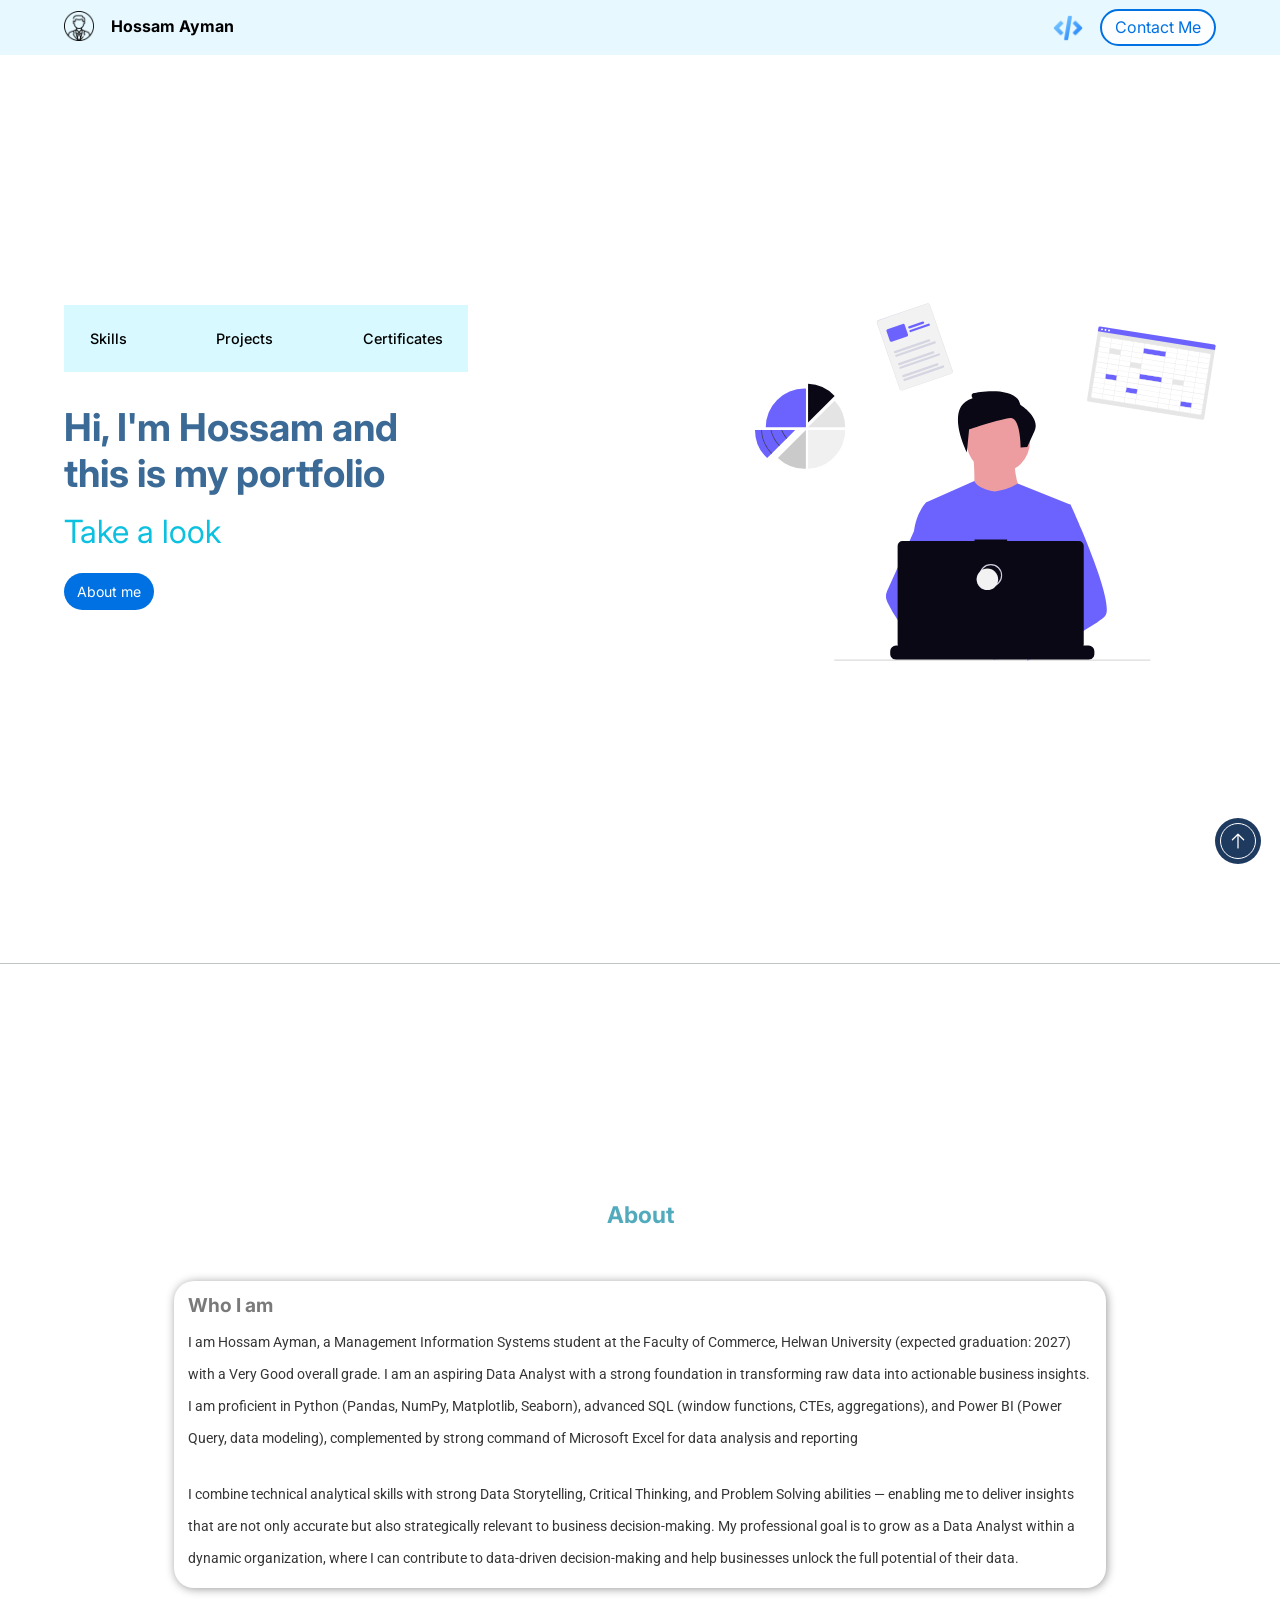
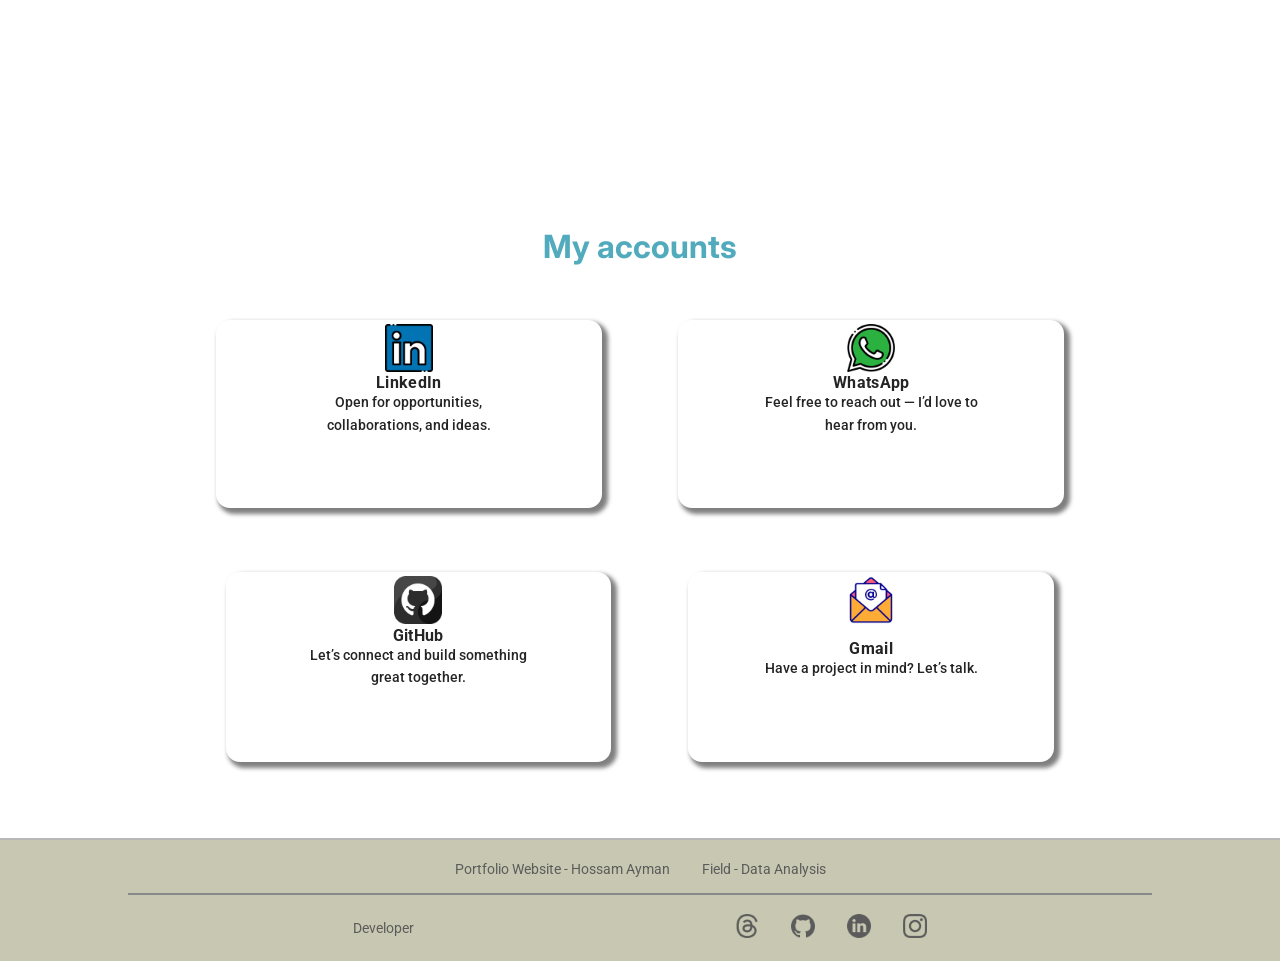
<file: index.html>
<!DOCTYPE html>
<html lang="en">

<head>
    <link rel="preconnect" href="https://fonts.googleapis.com">
    <link rel="preconnect" href="https://fonts.gstatic.com" crossorigin>
    <link href="https://fonts.googleapis.com/css2?family=Roboto:ital,wght@0,100..900;1,100..900&display=swap"
        rel="stylesheet">
    <link rel="preconnect" href="https://fonts.googleapis.com">
    <link rel="preconnect" href="https://fonts.gstatic.com" crossorigin>
    <link
        href="https://fonts.googleapis.com/css2?family=Inter:ital,opsz,wght@0,14..32,100..900;1,14..32,100..900&display=swap"
        rel="stylesheet">

    <link rel="stylesheet" href="assets/css/base.css">
    <link rel="stylesheet" href="assets/css/floating-button.css">
    <link rel="stylesheet" href="home-page/css/main-style-home-page.css">
    <link rel="stylesheet" href="home-page/css/footer-home-page.css">
    <link rel="stylesheet" href="home-page/css/header-home-page.css">
    <link rel="stylesheet" href="assets/css/keyframes.css">
    <link rel="stylesheet" href="home-page/css/animations-home-page.css">
    <meta charset="UTF-8">
    <meta name="viewport" content="width=device-width, initial-scale=1.0">
    <title>Hossam - Portfolio</title>
</head>

<body>
    <a href="#hero-section">
        <div class="floating-button">
            <div class="inner-floating-button">
                <svg xmlns="http://www.w3.org/2000/svg" width="20" height="20" fill="#ffffff" viewBox="0 0 256 256">
                    <path
                        d="M205.66,117.66a8,8,0,0,1-11.32,0L136,59.31V216a8,8,0,0,1-16,0V59.31L61.66,117.66a8,8,0,0,1-11.32-11.32l72-72a8,8,0,0,1,11.32,0l72,72A8,8,0,0,1,205.66,117.66Z">
                    </path>
                </svg>
            </div>
        </div>
    </a>
    <header class="header">
        <div class="main-header">
            <div class="profile-side">
                <div class="profile-icon-container">
                    <a href="https://www.linkedin.com/in/hossam-ayman-841728368?utm_source=share_via&utm_content=profile&utm_medium=member_android"
                        target="_blank" rel="noopener noreferrer"><img class="profile-image"
                            src="home-page/icons/profile-icon.png" alt="Profile icon"></a>
                    <div class="profile-tooltip-container">
                        <img class="Necktie-icon" src="home-page/icons/necktie.png" alt="Necktie icon">
                        <span class="profile-tooltip-text">Visit My Profile</span>
                    </div>
                </div>
                <a class="profile-name-link" href="https://www.linkedin.com/in/hossam-ayman-841728368?utm_source=share_via&utm_content=profile&utm_medium=member_android" target="_blank"><p class="profile-name">Hossam Ayman</p></a>
            </div>
            <div class="right-side">
                <div class="Follow-icon-container">
                    <a class="Follow-link-icon" href="dev/dev-senter.html"><img class="Follow-icon" src="home-page/icons/dev-icon.png"
                            alt="Developer center icon"></a>
                    <span class="Follow-tooltip">Developer</span>
                </div>
                <div class="follow-link-container">
                    <a class="Follow-link" href="#contact">Contact Me</a>
                </div>

            </div>
        </div>

    </header>
    <main>
        <section class="hero-section" id="hero-section">
            <div class="hero-content">
                <div class="intro-div">
                    <div class="category">
                        <nav class="nav-bar">
                            <ul>
                                <li><a href="Skills/skills.html">Skills</a></li>
                                <li><a href="projects/projects.html">Projects</a></li>
                                <li><a href="Certificates/Certificates.html">Certificates</a></li>
                            </ul>
                        </nav>
                    </div>
                    <div class="intro-text">
                        <h1 class="first-line">Hi, I'm Hossam and<br>
                            this is my portfolio</h1>
                        <p class="second-line">Take a look</p>
                        <div class="about-link-container">
                            <a class="about-link" href="#about">About me</a>
                        </div>
                    </div>
                </div>
                <svg class="main-image" xmlns="http://www.w3.org/2000/svg" xmlns:xlink="http://www.w3.org/1999/xlink"
                    width="799.913" height="621.194" viewBox="0 0 799.913 621.194" role="img"
                    artist="Katerina Limpitsouni" source="https://undraw.co/">
                    <g transform="translate(-336.178 -52.593)">
                        <path
                            d="M579.319,260.562s10.372,78.186-5.585,86.966,94.944,9.574,94.944,9.574-24.733-67.817-13.564-88.563Z"
                            transform="translate(134.436 45.816)" fill="#ed9da0" />
                        <circle cx="55.051" cy="55.051" r="55.051" transform="translate(703.384 238.578)"
                            fill="#ed9da0" />
                        <path
                            d="M724.871,376.22l-9.223,42-19.5,88.855-.584,4.866-6.73,56.335L684.355,605.7l-3,25.139c-18.252,9.38-31.48,15.856-31.48,15.856s-1.138-5.7-2.972-13c-12.809,3.84-36.511,10.211-56.6,11.484,7.314,8.153-105.647-199.226-109.982-226.956-3.489-22.317-6.109-41.175-6.663-45.187-.075-.524-.112-.794-.112-.794l84.169-37.192c5.982,13.872,33.913,18.042,33.913,18.042,23.14-1.595,41.28-13.8,41.28-13.8Z"
                            transform="translate(159.226 27.094)" fill="#6c63ff" />
                        <path
                            d="M838.288,583.125c-5.607,6.079-19.5,15.235-36.346,25.147-6.266,3.683-12.936,7.479-19.741,11.252-16.238,9.006-33.239,17.93-47.269,25.139-18.252,9.38-31.48,15.856-31.48,15.856s-1.138-5.7-2.972-13c-2.456-9.77-6.154-22.4-10.009-27.991-.135-.195-.269-.374-.4-.554-1.123-1.475-2.253-2.336-3.369-2.336L742.41,582.1l24.076-14.928-17.346-41.407-21.755-51.94,13.131-41.781,13.2-42h24.735s8.19,17.877,18.664,42.807c1.565,3.728,3.182,7.614,4.829,11.626C823.487,496.882,850.351,570.058,838.288,583.125Z"
                            transform="translate(105.647 13.269)" fill="#6c63ff" />
                        <path
                            d="M512.566,617.959a35.777,35.777,0,0,0-6.064.494c-17.211,2.957-22.287,18.536-23.732,28.972a53.785,53.785,0,0,0-.524,9.627l-15.2-11.694-5.54-4.26c-13.333-4.649-25.214-12.906-35.515-22.646a178.53,178.53,0,0,1-23.919-28.366,250.148,250.148,0,0,1-18.506-31.742,23.345,23.345,0,0,1-.322-19.8l18.828-41.961,27.52-61.328q.3-2.19.666-4.282c5.458-31.293,20.078-45.187,20.078-45.187H461.5l7.471,45.188,9.283,56.14-6.506,21.216-15.033,49,14.366,15.6Z"
                            transform="translate(182.44 14.34)" fill="#6c63ff" />
                        <path
                            d="M745.337,761.547v4.544a9.985,9.985,0,0,1-.681,3.646,10.245,10.245,0,0,1-.726,1.5,10.06,10.06,0,0,1-8.647,4.911h-334.3a10.059,10.059,0,0,1-8.647-4.911,10.246,10.246,0,0,1-.726-1.5,9.985,9.985,0,0,1-.681-3.646v-4.544a10.051,10.051,0,0,1,10.054-10.054h19.272v-2.119a.419.419,0,0,1,.419-.419h10.054a.418.418,0,0,1,.419.419v2.119h6.281v-2.119a.419.419,0,0,1,.419-.419H447.9a.418.418,0,0,1,.419.419v2.119h6.288v-2.119a.419.419,0,0,1,.419-.419h10.054a.418.418,0,0,1,.419.419v2.119h6.281v-2.119a.419.419,0,0,1,.419-.419h10.054a.418.418,0,0,1,.419.419v2.119h6.281v-2.119a.418.418,0,0,1,.419-.419h10.054a.418.418,0,0,1,.419.419v2.119h6.289v-2.119a.418.418,0,0,1,.419-.419H516.61a.418.418,0,0,1,.419.419v2.119h6.281v-2.119a.418.418,0,0,1,.419-.419h78.756a.418.418,0,0,1,.419.419v2.119h6.289v-2.119a.419.419,0,0,1,.419-.419h10.054a.424.424,0,0,1,.419.419v2.119h6.281v-2.119a.418.418,0,0,1,.419-.419H636.84a.418.418,0,0,1,.419.419v2.119h6.281v-2.119a.418.418,0,0,1,.419-.419h10.054a.418.418,0,0,1,.419.419v2.119h6.289v-2.119a.418.418,0,0,1,.419-.419H671.2a.417.417,0,0,1,.412.419v2.119H677.9v-2.119a.418.418,0,0,1,.419-.419h10.054a.419.419,0,0,1,.419.419v2.119h6.281v-2.119a.418.418,0,0,1,.419-.419h10.054a.418.418,0,0,1,.419.419v2.119h29.324a10.051,10.051,0,0,1,10.054,10.054Z"
                            transform="translate(179.993 -103.747)" fill="#090814" />
                        <rect width="548.748" height="1.497" transform="translate(473.793 672.289)" fill="#ccc" />
                        <path
                            d="M722.731,509.283h-124.6v-2.569h-56.5v2.569H416.507a8.429,8.429,0,0,0-8.428,8.425V688.333a8.429,8.429,0,0,0,8.429,8.429H722.731a8.429,8.429,0,0,0,8.429-8.429V517.708a8.429,8.429,0,0,0-8.429-8.429Z"
                            transform="translate(175.682 -42.855)" fill="#090814" />
                        <circle cx="18.716" cy="18.716" r="18.716" transform="translate(726.831 507.28)" fill="none"
                            stroke="#d0cde1" stroke-miterlimit="10" stroke-width="2" />
                        <circle cx="18.716" cy="18.716" r="18.716" transform="translate(720.842 514.018)"
                            fill="#f2f2f2" />
                        <path
                            d="M466.07,66.443,462.183,106.1s-40.8-79.157,9.938-93.795c0,0-4.941-6.69,2.229-8.916s75.146-12.9,80.565,20.38c0,0,35.511,22.009,24.763,45.556L567.015,97.013l-11.464.637s-.323-52.7-17.832-50.949S466.07,66.443,466.07,66.443Z"
                            transform="translate(241.781 206.175)" fill="#090814" />
                        <g transform="translate(932.737 93.404) rotate(9)">
                            <path
                                d="M203.178,126.873H2.71A2.713,2.713,0,0,1,0,124.163V0H205.889V124.163a2.713,2.713,0,0,1-2.71,2.71Z"
                                transform="translate(0.088 5.218)" fill="#e6e6e6" />
                            <path
                                d="M191.453,107.732H2.74A2.743,2.743,0,0,1,0,104.993V2.74A2.743,2.743,0,0,1,2.74,0H191.453a2.743,2.743,0,0,1,2.74,2.74V104.993a2.743,2.743,0,0,1-2.74,2.74Z"
                                transform="translate(5.935 16.6)" fill="#fff" />
                            <path
                                d="M205.889,9.052H0V2.71A2.713,2.713,0,0,1,2.71,0H203.178a2.713,2.713,0,0,1,2.71,2.71Z"
                                transform="translate(0 0)" fill="#6c63ff" />
                            <circle cx="1.619" cy="1.619" r="1.619" transform="translate(5.031 3.005)" fill="#fff" />
                            <circle cx="1.619" cy="1.619" r="1.619" transform="translate(11.175 3.005)" fill="#fff" />
                            <circle cx="1.619" cy="1.619" r="1.619" transform="translate(17.318 3.005)" fill="#fff" />
                            <rect width="19.45" height="8.609" transform="translate(25.331 34.935)" fill="#e6e6e6" />
                            <rect width="19.45" height="8.609" transform="translate(64.231 52.791)" fill="#e6e6e6" />
                            <rect width="19.45" height="8.609" transform="translate(25.331 79.574)" fill="#6c63ff" />
                            <rect width="19.45" height="8.609" transform="translate(64.231 97.43)" fill="#6c63ff" />
                            <rect width="19.45" height="8.609" transform="translate(161.161 106.357)" fill="#6c63ff" />
                            <rect width="19.45" height="8.609" transform="translate(141.711 70.646)" fill="#e6e6e6" />
                            <rect width="38.9" height="8.609" transform="translate(83.681 70.646)" fill="#6c63ff" />
                            <rect width="38.9" height="8.609" transform="translate(83.681 25.689)" fill="#6c63ff" />
                            <path
                                d="M0,0V108.09H194.5V0ZM193.861,8.954H175.112V.638H193.86ZM78.182,71.635V63.318h38.134v8.317Zm38.134.638v8.317H78.182V72.273Zm0-35.817v8.317H78.182V36.455Zm-38.134-.638V27.5h38.134v8.317Zm0,17.909V45.409h38.134v8.317Zm38.134.638v8.317H78.182V54.364ZM77.544,44.772H58.8V36.455H77.544Zm0,.638v8.317H58.8V45.409Zm0,8.954v8.317H58.8V54.364Zm0,8.954v8.317H58.8V63.318Zm39.41,0H135.7v8.317H116.954Zm0-.638V54.364H135.7v8.317Zm0-8.954V45.409H135.7v8.317Zm0-8.954V36.455H135.7v8.317Zm0-8.954V27.5H135.7v8.317Zm0-8.954V18.546H135.7v8.317Zm-.638,0H78.182V18.546h38.134Zm-38.772,0H58.8V18.546H77.544Zm0,.638v8.317H58.8V27.5ZM58.158,35.818H39.41V27.5H58.158Zm0,.638v8.317H39.41V36.455Zm0,8.954v8.317H39.41V45.409Zm0,8.954v8.317H39.41V54.364Zm0,8.954v8.317H39.41V63.318Zm0,8.954V80.59H39.41V72.273Zm.638,0H77.544V80.59H58.8Zm18.748,8.954v8.317H58.8V81.227Zm.638,0h38.134v8.317H78.182Zm38.772,0H135.7v8.317H116.954Zm0-.638V72.273H135.7v8.317Zm19.386-8.317h18.748v8.317H136.34Zm0-.638V63.318h18.748v8.317Zm0-8.954V54.364h18.748v8.317Zm0-8.954V45.409h18.748v8.317Zm0-8.954V36.455h18.748v8.317Zm0-8.954V27.5h18.748v8.317Zm0-8.954V18.546h18.748v8.317Zm0-8.954V9.592h18.748v8.316Zm-.638,0H116.954V9.592H135.7Zm-19.386,0H78.182V9.592h38.134Zm-38.772,0H58.8V9.592H77.544Zm-19.386,0H39.41V9.592H58.158Zm0,.638v8.317H39.41V18.546ZM38.772,26.863H20.024V18.546H38.772Zm0,.638v8.317H20.024V27.5Zm0,8.954v8.317H20.024V36.455Zm0,8.954v8.317H20.024V45.409Zm0,8.954v8.317H20.024V54.364Zm0,8.954v8.317H20.024V63.318Zm0,8.954V80.59H20.024V72.273Zm0,8.954v8.317H20.024V81.227Zm.638,0H58.158v8.317H39.41Zm18.749,8.954V98.5H39.41V90.181Zm.638,0H77.544V98.5H58.8Zm19.386,0h38.134V98.5H78.182Zm38.772,0H135.7V98.5H116.954Zm19.386,0h18.748V98.5H136.34Zm0-.638V81.227h18.748v8.317Zm19.386-8.317h18.748v8.317H155.726Zm0-.638V72.273h18.748v8.317Zm0-8.954V63.318h18.748v8.317Zm0-8.954V54.364h18.748v8.317Zm0-8.954V45.409h18.748v8.317Zm0-8.954V36.455h18.748v8.317Zm0-8.954V27.5h18.748v8.317Zm0-8.954V18.546h18.748v8.317Zm0-8.954V9.592h18.748v8.316Zm0-8.954V.638h18.748V8.955Zm-.638,0H136.34V.638h18.749Zm-19.386,0H116.954V.638H135.7Zm-19.386,0H78.182V.638h38.134Zm-38.772,0H58.8V.638H77.544Zm-19.386,0H39.41V.638H58.158Zm-19.386,0H20.024V.638H38.772Zm0,.638v8.316H20.024V9.592ZM19.386,17.908H.638V9.592H19.386Zm0,.638v8.317H.638V18.546Zm0,8.954v8.317H.638V27.5Zm0,8.954v8.317H.638V36.455Zm0,8.954v8.317H.638V45.409Zm0,8.954V62.68H.638V54.364Zm0,8.954v8.317H.638V63.318Zm0,8.954v8.317H.638V72.273Zm0,8.954v8.317H.638V81.227Zm0,8.954V98.5H.638V90.181Zm.638,0H38.772V98.5H20.024Zm18.748,8.955v8.316H20.024V99.136Zm.638,0H58.158v8.316H39.41Zm19.386,0H77.544v8.316H58.8Zm19.386,0h38.134v8.316H78.182Zm38.772,0H135.7v8.316H116.954Zm19.386,0h18.748v8.316H136.34Zm19.386,0h18.748v8.316H155.726Zm0-.638V90.181h18.748V98.5Zm19.386-8.317h18.748V98.5H175.112Zm0-.638V81.227h18.748v8.317Zm0-8.954V72.273h18.748v8.317Zm0-8.954V63.318h18.748v8.317Zm0-8.954V54.364h18.748v8.317Zm0-8.954V45.409h18.748v8.317Zm0-8.954V36.455h18.748v8.317Zm0-8.954V27.5h18.748v8.317Zm0-8.954V18.546h18.748v8.317Zm0-8.954V9.592h18.748v8.316ZM19.386.638V8.955H.638V.638ZM.638,99.136H19.386v8.316H.638Zm174.474,8.316V99.136H193.86v8.316Z"
                                transform="translate(5.882 16.442)" fill="#e6e6e6" />
                        </g>
                        <g transform="translate(336.178 193.499)">
                            <path d="M832.56,134.472A66.879,66.879,0,0,0,786.515,113.5v67.018Z"
                                transform="translate(-694.356 -113.5)" fill="#090814" />
                            <path d="M832.56,201.87l-46.045,46.045h64.349A66.843,66.843,0,0,0,832.56,201.87Z"
                                transform="translate(-694.356 -172.553)" fill="#e4e4e4" />
                            <path
                                d="M850.93,355.18a67.246,67.246,0,0,1-1.154,12.451c-.06.325-.123.647-.189.969a66.531,66.531,0,0,1-7.763,20.343c-.2.338-.4.677-.6,1.009v0a67.288,67.288,0,0,1-13.469,15.933c-.262.229-.524.455-.79.677A66.785,66.785,0,0,1,786.51,422.2V355.18Z"
                                transform="translate(-694.352 -275.002)" fill="#f0f0f0" />
                            <path
                                d="M674.073,422.253c.891,0,1.776-.023,2.659-.057v-67.02l-48.739,48.739a66.844,66.844,0,0,0,46.081,18.338Z"
                                transform="translate(-588.423 -274.999)" fill="#cacaca" />
                            <path
                                d="M632.052,138.473a67.077,67.077,0,0,0-67.077,67.078h69.806V138.533C633.875,138.5,632.967,138.473,632.052,138.473Z"
                                transform="translate(-546.312 -130.188)" fill="#6c63ff" />
                            <path
                                d="M578.458,355.18l-14.1,14.1-.461.461-.01.01-12.3,12.295-.468.468L537.832,395.8l-.468.468v0l-7.647,7.644a66.884,66.884,0,0,1-21-48.738Z"
                                transform="translate(-508.72 -275.002)" fill="#6c63ff" />
                            <path
                                d="M558.842,396.229a60.805,60.805,0,0,1-17.981-41.07l1.326-.047a59.483,59.483,0,0,0,17.59,40.176Z"
                                transform="translate(-530.198 -274.958)" fill="#3f3d56" />
                            <path
                                d="M605.8,382.058l-.962.909a61.01,61.01,0,0,1-15.009-27.636l.644-.156h.683a59.714,59.714,0,0,0,14.63,26.869Z"
                                transform="translate(-562.921 -274.998)" fill="#3f3d56" />
                            <path
                                d="M656.129,369.329l-.5.415-.01.01-.511.424A60.966,60.966,0,0,1,646,355.445l.607-.265h.727a59.575,59.575,0,0,0,8.758,14.1.436.436,0,0,0,.037.046Z"
                                transform="translate(-600.457 -275.002)" fill="#3f3d56" />
                        </g>
                        <g transform="translate(546.6 84.243) rotate(-19)">
                            <path
                                d="M93,128.957H4.216A4.221,4.221,0,0,1,0,124.741V4.216A4.221,4.221,0,0,1,4.216,0H93a4.221,4.221,0,0,1,4.216,4.216V124.741A4.221,4.221,0,0,1,93,128.957Z"
                                transform="translate(0 0)" fill="#f2f2f2" />
                            <path
                                d="M93,128.957H4.216A4.221,4.221,0,0,1,0,124.741V4.216A4.221,4.221,0,0,1,4.216,0H93a4.221,4.221,0,0,1,4.216,4.216V124.741A4.221,4.221,0,0,1,93,128.957ZM4.216.5A3.724,3.724,0,0,0,.5,4.216V124.741a3.724,3.724,0,0,0,3.72,3.72H93a3.724,3.724,0,0,0,3.72-3.72V4.216A3.724,3.724,0,0,0,93,.5Z"
                                transform="translate(0 0)" fill="#d6d6e3" />
                            <path d="M27.11,3.975H1.987A1.987,1.987,0,1,1,1.987,0H27.11a1.987,1.987,0,0,1,0,3.975Z"
                                transform="translate(48.7 27.328)" fill="#6c63ff" />
                            <path d="M35.308,3.975H1.987A1.987,1.987,0,1,1,1.987,0h33.32a1.987,1.987,0,0,1,0,3.975Z"
                                transform="translate(48.7 34.035)" fill="#6c63ff" />
                            <path d="M64.557,3.975H1.987A1.987,1.987,0,1,1,1.987,0H64.557a1.987,1.987,0,1,1,0,3.975Z"
                                transform="translate(11.216 59.762)" fill="#d6d6e3" />
                            <path d="M72.755,3.975H1.987A1.987,1.987,0,1,1,1.987,0H72.755a1.987,1.987,0,1,1,0,3.975Z"
                                transform="translate(11.216 66.47)" fill="#d6d6e3" />
                            <path d="M64.557,3.975H1.987A1.987,1.987,0,1,1,1.987,0H64.557a1.987,1.987,0,1,1,0,3.975Z"
                                transform="translate(11.216 81.886)" fill="#d6d6e3" />
                            <path d="M72.755,3.975H1.987A1.987,1.987,0,1,1,1.987,0H72.755a1.987,1.987,0,1,1,0,3.975Z"
                                transform="translate(11.216 88.594)" fill="#d6d6e3" />
                            <path d="M64.557,3.975H1.987A1.987,1.987,0,1,1,1.987,0H64.557a1.987,1.987,0,1,1,0,3.975Z"
                                transform="translate(11.216 104.011)" fill="#d6d6e3" />
                            <path d="M72.755,3.975H1.987A1.987,1.987,0,1,1,1.987,0H72.755a1.987,1.987,0,1,1,0,3.975Z"
                                transform="translate(11.216 110.719)" fill="#d6d6e3" />
                            <path
                                d="M2.622,0H30.814a2.622,2.622,0,0,1,2.622,2.622v17.7a2.622,2.622,0,0,1-2.622,2.622H2.622A2.622,2.622,0,0,1,0,20.324V2.622A2.622,2.622,0,0,1,2.622,0Z"
                                transform="translate(11.05 19.905)" fill="#6c63ff" />
                        </g>
                    </g>
                </svg>
            </div>
        </section>
        <section class="about-section" id="about">
            <h2>About</h2>
            <div class="info-container">
                <div class="main-about-container">
                    <div class="first-about-part info-details">
                        <h3 class="first-about-title text-titles">Who I am</h3>
                        <p class="first-about-text about-main-text">
                            I am Hossam Ayman, a Management Information Systems student at the Faculty of Commerce,
                            Helwan
                            University (expected graduation: 2027) with a Very Good overall grade. I am an aspiring Data
                            Analyst with a strong foundation in transforming raw data into actionable business insights.
                            I
                            am
                            proficient in Python (Pandas, NumPy, Matplotlib, Seaborn), advanced SQL (window functions,
                            CTEs,
                            aggregations), and Power BI (Power Query, data modeling), complemented by strong command of
                            Microsoft Excel for data analysis and reporting
                        </p>
                        <div class="second-about-part">

                            <p class="first-about-text about-main-text">
                                I combine technical analytical skills with strong Data Storytelling, Critical Thinking,
                                and Problem Solving abilities — enabling me to deliver insights that are not only
                                accurate but also strategically relevant to business decision-making.
                                My professional goal is to grow as a Data Analyst within a dynamic organization, where I
                                can contribute to data-driven decision-making and help businesses unlock the full
                                potential of their data.
                            </p>
                        </div>

                    </div>
                </div>
            </div>

        </section>
    </main>
    <section class="contact-section" id="contact">

        <h5>My accounts</h5>
        <div class="accounts-container">

            <div class="first-account-part accounts-parts">
                <div class="linkedin-account accounts">
                    <img class="linkedin-logo accounts-icon" src="home-page/icons/linkedin-icon.png" alt="LinkedIn icon">
                    <div class="box-content">
                        <span class="account-type">LinkedIn</span>
                        <p class="linkedin-text account-text">Open for opportunities, collaborations, and ideas.
                        </p>

                    </div>
                    <a class="linkedin-link links"
                        href="https://www.linkedin.com/in/hossam-ayman-841728368?utm_source=share_via&utm_content=profile&utm_medium=member_android"
                        target="_blank" rel="noopener noreferrer">View
                        Profile</a>
                </div>
                <div class="whatsapp-account accounts">
                    <img class="whatsapp-logo accounts-icon" src="home-page/icons/whatsapp-icon.png" alt="WhatsApp icon">
                    <div class="box-content">
                        <span class="account-type">WhatsApp</span>
                        <p class="whatsapp-text account-text">Feel free to reach out — I’d love to hear from you.
                        </p>

                    </div>
                    <a class="whatsapp-link links" href="https://wa.me/201113163891?" target="_blank"
                        rel="noopener noreferrer">Chat now</a>

                </div>
            </div>

            <div class="second-account-part accounts-parts">
                <div class="github-account accounts">
                    <img class="github-logo accounts-icon" src="home-page/icons/github-icon-2.png" alt="GitHub icon">
                    <div class="box-content">
                        <span class="account-type">GitHub</span>
                        <p class="github-text account-text">Let’s connect and build something great together.
                        </p>

                    </div>
                    <a class="github-link links" href="https://github.com/hossam-ayman72" target="_blank"
                        rel="noopener noreferrer">View Projects</a>

                </div>

                <div class="email-account accounts">
                    <img class="email-logo accounts-icon" src="home-page/icons/gmail-icon.png" alt="Gmail icon">
                    <div class="box-content">
                        <span class="account-type">Gmail</span>
                        <p class="email-text account-text">Have a project in mind? Let’s talk.</p>

                    </div>
                    <a class="email-link links" href="https://mail.google.com/mail/?view=cm&fs=1&to=hsam60085@gmail.com"
                        target="_blank" rel="noopener noreferrer">Send Email</a>

                </div>
            </div>

        </div>
    </section>
    <footer id="footer">
        <div class="footer-content">
            <div class="web-type-box">
                <p class="type-text">Portfolio Website - Hossam Ayman</p>
                <p class="type-of-contact-text">Field - Data Analysis</p>
            </div>
            <div class="dev-side">
                <p>Developer</p>
                <div class="accounts-div">
                    <div class="threads-container image-container">
                        <a href="https://www.threads.com/@eyadsc15" target="_blank" rel="noopener noreferrer"><img
                                class="accounts-img" src="assets/icons/threads-icon-footer.png" alt="Threads icon"></a>
                    </div>
                    <div class="github-container image-container">
                        <a href="https://github.com/eyad-sc16" target="_blank" rel="noopener noreferrer"><img
                                class="accounts-img" src="assets/icons/github-icon-footer.png" alt="GitHub icon"></a>
                    </div>
                    <div class="linkedin-image-container">
                        <a href="https://www.linkedin.com/in/eyad-nasser-136041333?utm_source=share_via&utm_content=profile&utm_medium=member_android"
                            target="_blank" rel="noopener noreferrer"><img class="accounts-img"
                                src="assets/icons/linkedin-icon-footer.png" alt="LinkedIn icon"></a>
                    </div>
                    <div class="instagram-container image-container">
                        <a href="https://www.instagram.com/eyadsc15?igsh=MXBwcXJhMmQweW81Yg==" target="_blank"
                            rel="noopener noreferrer"><img class="accounts-img" src="assets/icons/instagram-footer.png"
                                alt="Instagram icon"></a>
                    </div>
                </div>
            </div>
        </div>

    </footer>
</body>

</html>
</file>
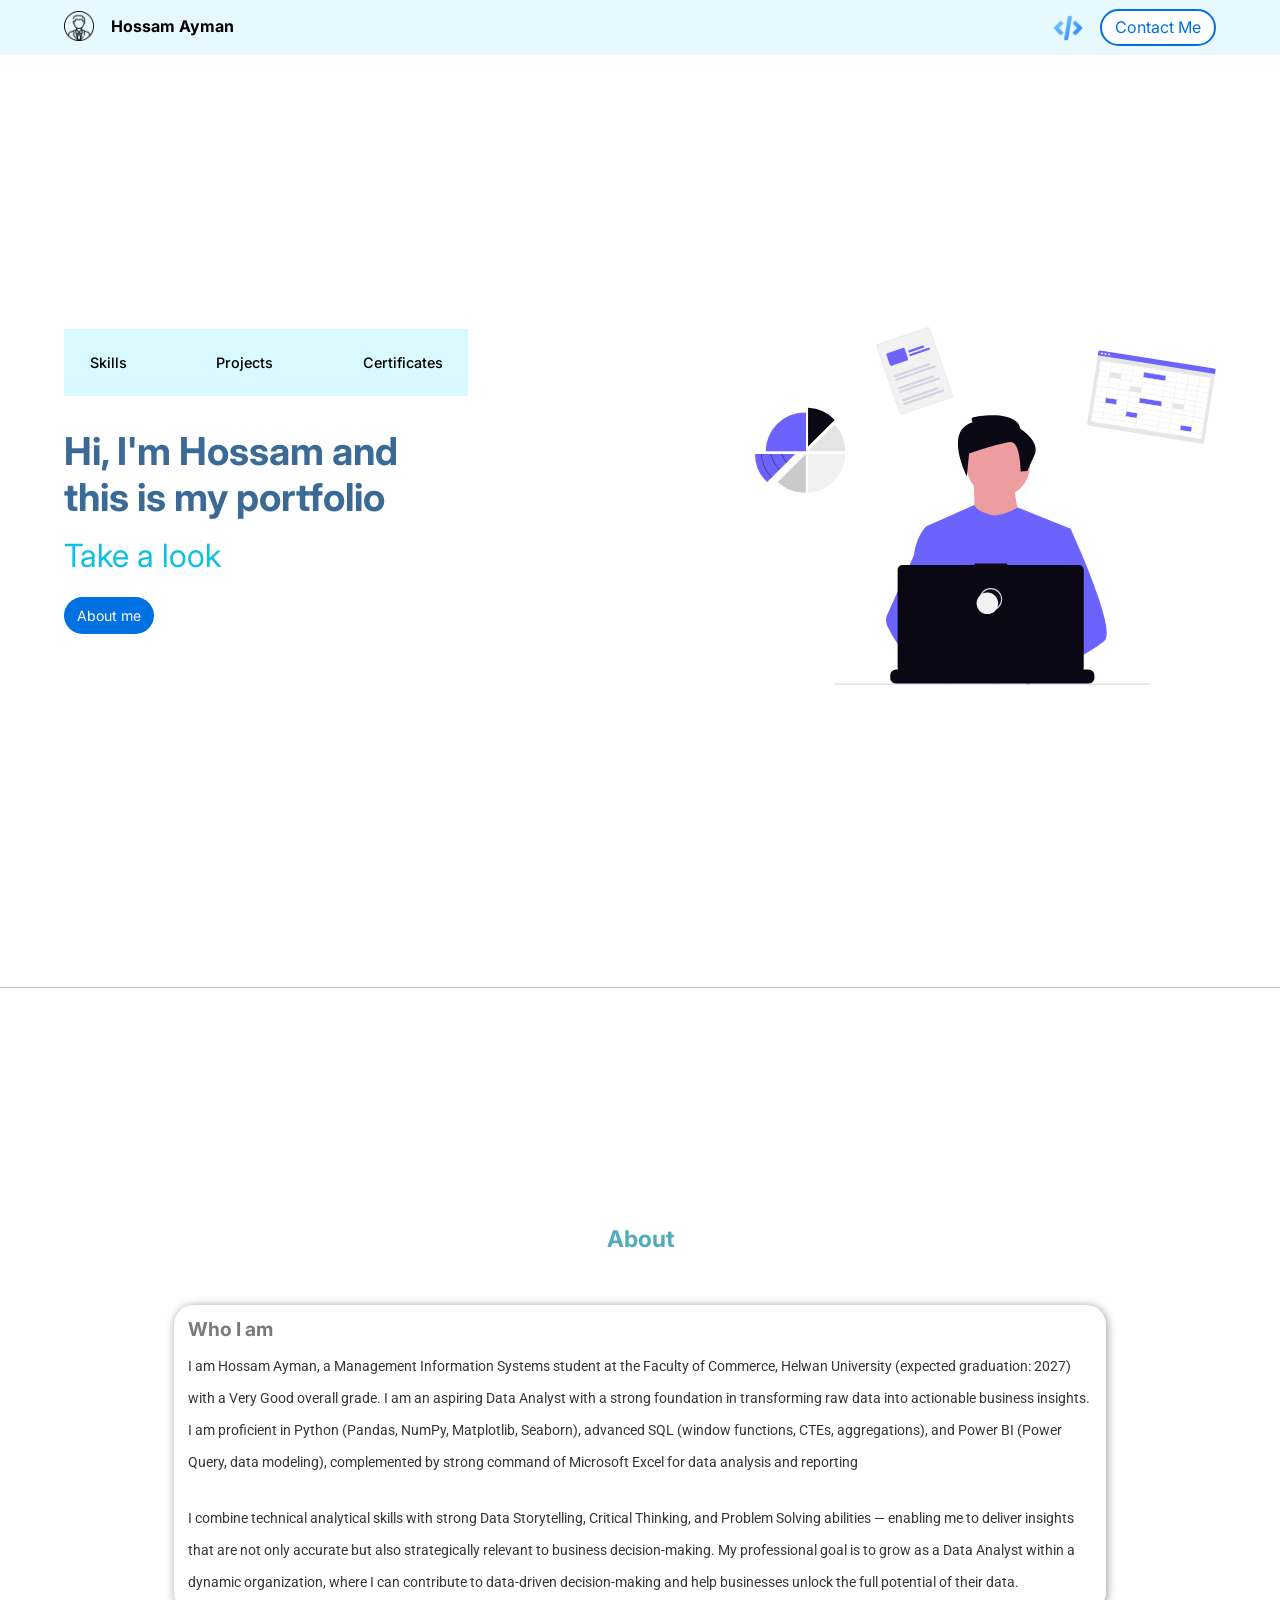
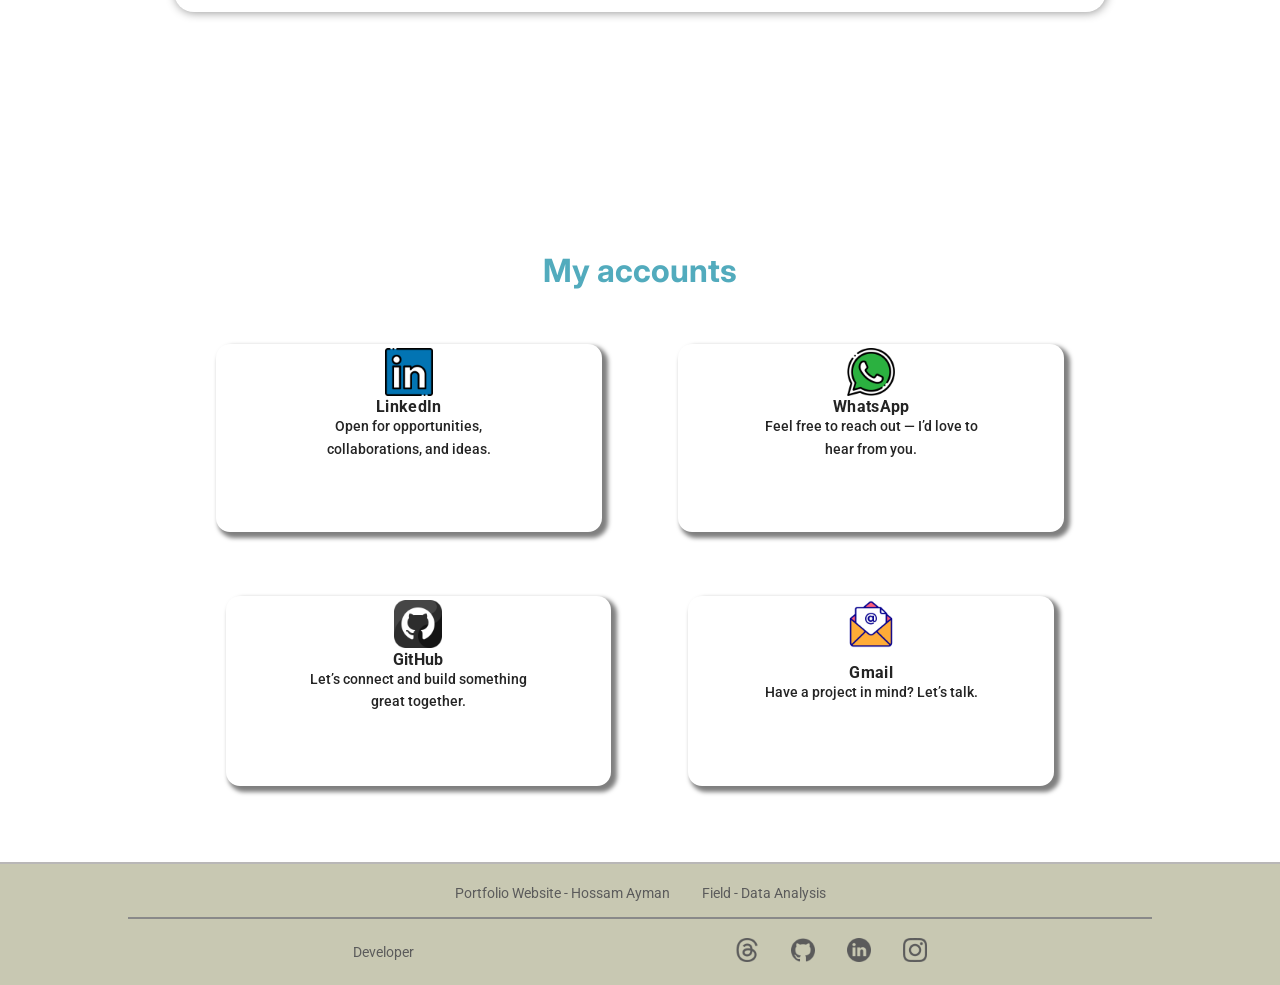
<file: home-page/index.html>
<!DOCTYPE html>
<html lang="en">

<head>
    <link rel="preconnect" href="https://fonts.googleapis.com">
    <link rel="preconnect" href="https://fonts.gstatic.com" crossorigin>
    <link href="https://fonts.googleapis.com/css2?family=Roboto:ital,wght@0,100..900;1,100..900&display=swap"
        rel="stylesheet">
    <link rel="preconnect" href="https://fonts.googleapis.com">
    <link rel="preconnect" href="https://fonts.gstatic.com" crossorigin>
    <link
        href="https://fonts.googleapis.com/css2?family=Inter:ital,opsz,wght@0,14..32,100..900;1,14..32,100..900&display=swap"
        rel="stylesheet">

    <link rel="stylesheet" href="css/base.css">
    <link rel="stylesheet" href="css/main-style-home-page.css">
    <link rel="stylesheet" href="css/footer-home-page.css">
    <link rel="stylesheet" href="css/header-home-page.css">
    <link rel="stylesheet" href="css/animations-home-page.css">
    <meta charset="UTF-8">
    <meta name="viewport" content="width=device-width, initial-scale=1.0">
    <title>Hossam - Portfolio</title>
</head>

<body>
    <a href="#hero-section">
        <div class="floating-button">
            <div class="inner-floating-button">
                <svg xmlns="http://www.w3.org/2000/svg" width="20" height="20" fill="#ffffff" viewBox="0 0 256 256">
                    <path
                        d="M205.66,117.66a8,8,0,0,1-11.32,0L136,59.31V216a8,8,0,0,1-16,0V59.31L61.66,117.66a8,8,0,0,1-11.32-11.32l72-72a8,8,0,0,1,11.32,0l72,72A8,8,0,0,1,205.66,117.66Z">
                    </path>
                </svg>
            </div>
        </div>
    </a>
    <header class="header">
        <div class="main-header">
            <div class="profile-side">
                <div class="profile-icon-container">
                    <a href="https://www.linkedin.com/in/hossam-ayman-841728368?utm_source=share_via&utm_content=profile&utm_medium=member_android"
                        target="_blank" rel="noopener noreferrer"><img class="profile-image"
                            src="icons/profile-icon.png" alt="Profile icon"></a>
                    <div class="profile-tooltip-container">
                        <img class="Necktie-icon" src="icons/necktie.png" alt="Necktie icon">
                        <span class="profile-tooltip-text">Visit My Profile</span>
                    </div>
                </div>
                <a class="profile-name-link" href="https://www.linkedin.com/in/hossam-ayman-841728368?utm_source=share_via&utm_content=profile&utm_medium=member_android"><p class="profile-name">Hossam Ayman</p></a>
            </div>
            <div class="right-side">
                <div class="Follow-icon-container">
                    <a class="Follow-link-icon" href="../dev/dev-senter.html" target="_blank"
                        rel="noopener noreferrer"><img class="Follow-icon" src="icons/dev-icon.png"
                            alt="Developer center icon"></a>
                    <span class="Follow-tooltip">Developer</span>
                </div>
                <div class="follow-link-container">
                    <a class="Follow-link" href="#contact">Contact Me</a>
                </div>

            </div>
        </div>

    </header>
    <main>
        <section class="hero-section" id="hero-section">
            <div class="hero-content">
                <div class="intro-div">
                    <div class="category">
                        <nav class="nav-bar">
                            <ul>
                                <li><a href="#about">Skills</a></li>
                                <li><a href="http://127.0.0.1:5507/projects/projects.html">Projects</a></li>
                                <li><a href="../Certificates/Certificates.html">Certificates</a></li>
                            </ul>
                        </nav>
                    </div>
                    <div class="intro-text">
                        <h1 class="first-line">Hi, I'm Hossam and<br>
                            this is my portfolio</h1>
                        <p class="second-line">Take a look</p>
                        <div class="about-link-container">
                            <a class="about-link" href="#about">About me</a>
                        </div>
                    </div>
                </div>
                <svg class="main-image" xmlns="http://www.w3.org/2000/svg" xmlns:xlink="http://www.w3.org/1999/xlink"
                    width="799.913" height="621.194" viewBox="0 0 799.913 621.194" role="img"
                    artist="Katerina Limpitsouni" source="https://undraw.co/">
                    <g transform="translate(-336.178 -52.593)">
                        <path
                            d="M579.319,260.562s10.372,78.186-5.585,86.966,94.944,9.574,94.944,9.574-24.733-67.817-13.564-88.563Z"
                            transform="translate(134.436 45.816)" fill="#ed9da0" />
                        <circle cx="55.051" cy="55.051" r="55.051" transform="translate(703.384 238.578)"
                            fill="#ed9da0" />
                        <path
                            d="M724.871,376.22l-9.223,42-19.5,88.855-.584,4.866-6.73,56.335L684.355,605.7l-3,25.139c-18.252,9.38-31.48,15.856-31.48,15.856s-1.138-5.7-2.972-13c-12.809,3.84-36.511,10.211-56.6,11.484,7.314,8.153-105.647-199.226-109.982-226.956-3.489-22.317-6.109-41.175-6.663-45.187-.075-.524-.112-.794-.112-.794l84.169-37.192c5.982,13.872,33.913,18.042,33.913,18.042,23.14-1.595,41.28-13.8,41.28-13.8Z"
                            transform="translate(159.226 27.094)" fill="#6c63ff" />
                        <path
                            d="M838.288,583.125c-5.607,6.079-19.5,15.235-36.346,25.147-6.266,3.683-12.936,7.479-19.741,11.252-16.238,9.006-33.239,17.93-47.269,25.139-18.252,9.38-31.48,15.856-31.48,15.856s-1.138-5.7-2.972-13c-2.456-9.77-6.154-22.4-10.009-27.991-.135-.195-.269-.374-.4-.554-1.123-1.475-2.253-2.336-3.369-2.336L742.41,582.1l24.076-14.928-17.346-41.407-21.755-51.94,13.131-41.781,13.2-42h24.735s8.19,17.877,18.664,42.807c1.565,3.728,3.182,7.614,4.829,11.626C823.487,496.882,850.351,570.058,838.288,583.125Z"
                            transform="translate(105.647 13.269)" fill="#6c63ff" />
                        <path
                            d="M512.566,617.959a35.777,35.777,0,0,0-6.064.494c-17.211,2.957-22.287,18.536-23.732,28.972a53.785,53.785,0,0,0-.524,9.627l-15.2-11.694-5.54-4.26c-13.333-4.649-25.214-12.906-35.515-22.646a178.53,178.53,0,0,1-23.919-28.366,250.148,250.148,0,0,1-18.506-31.742,23.345,23.345,0,0,1-.322-19.8l18.828-41.961,27.52-61.328q.3-2.19.666-4.282c5.458-31.293,20.078-45.187,20.078-45.187H461.5l7.471,45.188,9.283,56.14-6.506,21.216-15.033,49,14.366,15.6Z"
                            transform="translate(182.44 14.34)" fill="#6c63ff" />
                        <path
                            d="M745.337,761.547v4.544a9.985,9.985,0,0,1-.681,3.646,10.245,10.245,0,0,1-.726,1.5,10.06,10.06,0,0,1-8.647,4.911h-334.3a10.059,10.059,0,0,1-8.647-4.911,10.246,10.246,0,0,1-.726-1.5,9.985,9.985,0,0,1-.681-3.646v-4.544a10.051,10.051,0,0,1,10.054-10.054h19.272v-2.119a.419.419,0,0,1,.419-.419h10.054a.418.418,0,0,1,.419.419v2.119h6.281v-2.119a.419.419,0,0,1,.419-.419H447.9a.418.418,0,0,1,.419.419v2.119h6.288v-2.119a.419.419,0,0,1,.419-.419h10.054a.418.418,0,0,1,.419.419v2.119h6.281v-2.119a.419.419,0,0,1,.419-.419h10.054a.418.418,0,0,1,.419.419v2.119h6.281v-2.119a.418.418,0,0,1,.419-.419h10.054a.418.418,0,0,1,.419.419v2.119h6.289v-2.119a.418.418,0,0,1,.419-.419H516.61a.418.418,0,0,1,.419.419v2.119h6.281v-2.119a.418.418,0,0,1,.419-.419h78.756a.418.418,0,0,1,.419.419v2.119h6.289v-2.119a.419.419,0,0,1,.419-.419h10.054a.424.424,0,0,1,.419.419v2.119h6.281v-2.119a.418.418,0,0,1,.419-.419H636.84a.418.418,0,0,1,.419.419v2.119h6.281v-2.119a.418.418,0,0,1,.419-.419h10.054a.418.418,0,0,1,.419.419v2.119h6.289v-2.119a.418.418,0,0,1,.419-.419H671.2a.417.417,0,0,1,.412.419v2.119H677.9v-2.119a.418.418,0,0,1,.419-.419h10.054a.419.419,0,0,1,.419.419v2.119h6.281v-2.119a.418.418,0,0,1,.419-.419h10.054a.418.418,0,0,1,.419.419v2.119h29.324a10.051,10.051,0,0,1,10.054,10.054Z"
                            transform="translate(179.993 -103.747)" fill="#090814" />
                        <rect width="548.748" height="1.497" transform="translate(473.793 672.289)" fill="#ccc" />
                        <path
                            d="M722.731,509.283h-124.6v-2.569h-56.5v2.569H416.507a8.429,8.429,0,0,0-8.428,8.425V688.333a8.429,8.429,0,0,0,8.429,8.429H722.731a8.429,8.429,0,0,0,8.429-8.429V517.708a8.429,8.429,0,0,0-8.429-8.429Z"
                            transform="translate(175.682 -42.855)" fill="#090814" />
                        <circle cx="18.716" cy="18.716" r="18.716" transform="translate(726.831 507.28)" fill="none"
                            stroke="#d0cde1" stroke-miterlimit="10" stroke-width="2" />
                        <circle cx="18.716" cy="18.716" r="18.716" transform="translate(720.842 514.018)"
                            fill="#f2f2f2" />
                        <path
                            d="M466.07,66.443,462.183,106.1s-40.8-79.157,9.938-93.795c0,0-4.941-6.69,2.229-8.916s75.146-12.9,80.565,20.38c0,0,35.511,22.009,24.763,45.556L567.015,97.013l-11.464.637s-.323-52.7-17.832-50.949S466.07,66.443,466.07,66.443Z"
                            transform="translate(241.781 206.175)" fill="#090814" />
                        <g transform="translate(932.737 93.404) rotate(9)">
                            <path
                                d="M203.178,126.873H2.71A2.713,2.713,0,0,1,0,124.163V0H205.889V124.163a2.713,2.713,0,0,1-2.71,2.71Z"
                                transform="translate(0.088 5.218)" fill="#e6e6e6" />
                            <path
                                d="M191.453,107.732H2.74A2.743,2.743,0,0,1,0,104.993V2.74A2.743,2.743,0,0,1,2.74,0H191.453a2.743,2.743,0,0,1,2.74,2.74V104.993a2.743,2.743,0,0,1-2.74,2.74Z"
                                transform="translate(5.935 16.6)" fill="#fff" />
                            <path
                                d="M205.889,9.052H0V2.71A2.713,2.713,0,0,1,2.71,0H203.178a2.713,2.713,0,0,1,2.71,2.71Z"
                                transform="translate(0 0)" fill="#6c63ff" />
                            <circle cx="1.619" cy="1.619" r="1.619" transform="translate(5.031 3.005)" fill="#fff" />
                            <circle cx="1.619" cy="1.619" r="1.619" transform="translate(11.175 3.005)" fill="#fff" />
                            <circle cx="1.619" cy="1.619" r="1.619" transform="translate(17.318 3.005)" fill="#fff" />
                            <rect width="19.45" height="8.609" transform="translate(25.331 34.935)" fill="#e6e6e6" />
                            <rect width="19.45" height="8.609" transform="translate(64.231 52.791)" fill="#e6e6e6" />
                            <rect width="19.45" height="8.609" transform="translate(25.331 79.574)" fill="#6c63ff" />
                            <rect width="19.45" height="8.609" transform="translate(64.231 97.43)" fill="#6c63ff" />
                            <rect width="19.45" height="8.609" transform="translate(161.161 106.357)" fill="#6c63ff" />
                            <rect width="19.45" height="8.609" transform="translate(141.711 70.646)" fill="#e6e6e6" />
                            <rect width="38.9" height="8.609" transform="translate(83.681 70.646)" fill="#6c63ff" />
                            <rect width="38.9" height="8.609" transform="translate(83.681 25.689)" fill="#6c63ff" />
                            <path
                                d="M0,0V108.09H194.5V0ZM193.861,8.954H175.112V.638H193.86ZM78.182,71.635V63.318h38.134v8.317Zm38.134.638v8.317H78.182V72.273Zm0-35.817v8.317H78.182V36.455Zm-38.134-.638V27.5h38.134v8.317Zm0,17.909V45.409h38.134v8.317Zm38.134.638v8.317H78.182V54.364ZM77.544,44.772H58.8V36.455H77.544Zm0,.638v8.317H58.8V45.409Zm0,8.954v8.317H58.8V54.364Zm0,8.954v8.317H58.8V63.318Zm39.41,0H135.7v8.317H116.954Zm0-.638V54.364H135.7v8.317Zm0-8.954V45.409H135.7v8.317Zm0-8.954V36.455H135.7v8.317Zm0-8.954V27.5H135.7v8.317Zm0-8.954V18.546H135.7v8.317Zm-.638,0H78.182V18.546h38.134Zm-38.772,0H58.8V18.546H77.544Zm0,.638v8.317H58.8V27.5ZM58.158,35.818H39.41V27.5H58.158Zm0,.638v8.317H39.41V36.455Zm0,8.954v8.317H39.41V45.409Zm0,8.954v8.317H39.41V54.364Zm0,8.954v8.317H39.41V63.318Zm0,8.954V80.59H39.41V72.273Zm.638,0H77.544V80.59H58.8Zm18.748,8.954v8.317H58.8V81.227Zm.638,0h38.134v8.317H78.182Zm38.772,0H135.7v8.317H116.954Zm0-.638V72.273H135.7v8.317Zm19.386-8.317h18.748v8.317H136.34Zm0-.638V63.318h18.748v8.317Zm0-8.954V54.364h18.748v8.317Zm0-8.954V45.409h18.748v8.317Zm0-8.954V36.455h18.748v8.317Zm0-8.954V27.5h18.748v8.317Zm0-8.954V18.546h18.748v8.317Zm0-8.954V9.592h18.748v8.316Zm-.638,0H116.954V9.592H135.7Zm-19.386,0H78.182V9.592h38.134Zm-38.772,0H58.8V9.592H77.544Zm-19.386,0H39.41V9.592H58.158Zm0,.638v8.317H39.41V18.546ZM38.772,26.863H20.024V18.546H38.772Zm0,.638v8.317H20.024V27.5Zm0,8.954v8.317H20.024V36.455Zm0,8.954v8.317H20.024V45.409Zm0,8.954v8.317H20.024V54.364Zm0,8.954v8.317H20.024V63.318Zm0,8.954V80.59H20.024V72.273Zm0,8.954v8.317H20.024V81.227Zm.638,0H58.158v8.317H39.41Zm18.749,8.954V98.5H39.41V90.181Zm.638,0H77.544V98.5H58.8Zm19.386,0h38.134V98.5H78.182Zm38.772,0H135.7V98.5H116.954Zm19.386,0h18.748V98.5H136.34Zm0-.638V81.227h18.748v8.317Zm19.386-8.317h18.748v8.317H155.726Zm0-.638V72.273h18.748v8.317Zm0-8.954V63.318h18.748v8.317Zm0-8.954V54.364h18.748v8.317Zm0-8.954V45.409h18.748v8.317Zm0-8.954V36.455h18.748v8.317Zm0-8.954V27.5h18.748v8.317Zm0-8.954V18.546h18.748v8.317Zm0-8.954V9.592h18.748v8.316Zm0-8.954V.638h18.748V8.955Zm-.638,0H136.34V.638h18.749Zm-19.386,0H116.954V.638H135.7Zm-19.386,0H78.182V.638h38.134Zm-38.772,0H58.8V.638H77.544Zm-19.386,0H39.41V.638H58.158Zm-19.386,0H20.024V.638H38.772Zm0,.638v8.316H20.024V9.592ZM19.386,17.908H.638V9.592H19.386Zm0,.638v8.317H.638V18.546Zm0,8.954v8.317H.638V27.5Zm0,8.954v8.317H.638V36.455Zm0,8.954v8.317H.638V45.409Zm0,8.954V62.68H.638V54.364Zm0,8.954v8.317H.638V63.318Zm0,8.954v8.317H.638V72.273Zm0,8.954v8.317H.638V81.227Zm0,8.954V98.5H.638V90.181Zm.638,0H38.772V98.5H20.024Zm18.748,8.955v8.316H20.024V99.136Zm.638,0H58.158v8.316H39.41Zm19.386,0H77.544v8.316H58.8Zm19.386,0h38.134v8.316H78.182Zm38.772,0H135.7v8.316H116.954Zm19.386,0h18.748v8.316H136.34Zm19.386,0h18.748v8.316H155.726Zm0-.638V90.181h18.748V98.5Zm19.386-8.317h18.748V98.5H175.112Zm0-.638V81.227h18.748v8.317Zm0-8.954V72.273h18.748v8.317Zm0-8.954V63.318h18.748v8.317Zm0-8.954V54.364h18.748v8.317Zm0-8.954V45.409h18.748v8.317Zm0-8.954V36.455h18.748v8.317Zm0-8.954V27.5h18.748v8.317Zm0-8.954V18.546h18.748v8.317Zm0-8.954V9.592h18.748v8.316ZM19.386.638V8.955H.638V.638ZM.638,99.136H19.386v8.316H.638Zm174.474,8.316V99.136H193.86v8.316Z"
                                transform="translate(5.882 16.442)" fill="#e6e6e6" />
                        </g>
                        <g transform="translate(336.178 193.499)">
                            <path d="M832.56,134.472A66.879,66.879,0,0,0,786.515,113.5v67.018Z"
                                transform="translate(-694.356 -113.5)" fill="#090814" />
                            <path d="M832.56,201.87l-46.045,46.045h64.349A66.843,66.843,0,0,0,832.56,201.87Z"
                                transform="translate(-694.356 -172.553)" fill="#e4e4e4" />
                            <path
                                d="M850.93,355.18a67.246,67.246,0,0,1-1.154,12.451c-.06.325-.123.647-.189.969a66.531,66.531,0,0,1-7.763,20.343c-.2.338-.4.677-.6,1.009v0a67.288,67.288,0,0,1-13.469,15.933c-.262.229-.524.455-.79.677A66.785,66.785,0,0,1,786.51,422.2V355.18Z"
                                transform="translate(-694.352 -275.002)" fill="#f0f0f0" />
                            <path
                                d="M674.073,422.253c.891,0,1.776-.023,2.659-.057v-67.02l-48.739,48.739a66.844,66.844,0,0,0,46.081,18.338Z"
                                transform="translate(-588.423 -274.999)" fill="#cacaca" />
                            <path
                                d="M632.052,138.473a67.077,67.077,0,0,0-67.077,67.078h69.806V138.533C633.875,138.5,632.967,138.473,632.052,138.473Z"
                                transform="translate(-546.312 -130.188)" fill="#6c63ff" />
                            <path
                                d="M578.458,355.18l-14.1,14.1-.461.461-.01.01-12.3,12.295-.468.468L537.832,395.8l-.468.468v0l-7.647,7.644a66.884,66.884,0,0,1-21-48.738Z"
                                transform="translate(-508.72 -275.002)" fill="#6c63ff" />
                            <path
                                d="M558.842,396.229a60.805,60.805,0,0,1-17.981-41.07l1.326-.047a59.483,59.483,0,0,0,17.59,40.176Z"
                                transform="translate(-530.198 -274.958)" fill="#3f3d56" />
                            <path
                                d="M605.8,382.058l-.962.909a61.01,61.01,0,0,1-15.009-27.636l.644-.156h.683a59.714,59.714,0,0,0,14.63,26.869Z"
                                transform="translate(-562.921 -274.998)" fill="#3f3d56" />
                            <path
                                d="M656.129,369.329l-.5.415-.01.01-.511.424A60.966,60.966,0,0,1,646,355.445l.607-.265h.727a59.575,59.575,0,0,0,8.758,14.1.436.436,0,0,0,.037.046Z"
                                transform="translate(-600.457 -275.002)" fill="#3f3d56" />
                        </g>
                        <g transform="translate(546.6 84.243) rotate(-19)">
                            <path
                                d="M93,128.957H4.216A4.221,4.221,0,0,1,0,124.741V4.216A4.221,4.221,0,0,1,4.216,0H93a4.221,4.221,0,0,1,4.216,4.216V124.741A4.221,4.221,0,0,1,93,128.957Z"
                                transform="translate(0 0)" fill="#f2f2f2" />
                            <path
                                d="M93,128.957H4.216A4.221,4.221,0,0,1,0,124.741V4.216A4.221,4.221,0,0,1,4.216,0H93a4.221,4.221,0,0,1,4.216,4.216V124.741A4.221,4.221,0,0,1,93,128.957ZM4.216.5A3.724,3.724,0,0,0,.5,4.216V124.741a3.724,3.724,0,0,0,3.72,3.72H93a3.724,3.724,0,0,0,3.72-3.72V4.216A3.724,3.724,0,0,0,93,.5Z"
                                transform="translate(0 0)" fill="#d6d6e3" />
                            <path d="M27.11,3.975H1.987A1.987,1.987,0,1,1,1.987,0H27.11a1.987,1.987,0,0,1,0,3.975Z"
                                transform="translate(48.7 27.328)" fill="#6c63ff" />
                            <path d="M35.308,3.975H1.987A1.987,1.987,0,1,1,1.987,0h33.32a1.987,1.987,0,0,1,0,3.975Z"
                                transform="translate(48.7 34.035)" fill="#6c63ff" />
                            <path d="M64.557,3.975H1.987A1.987,1.987,0,1,1,1.987,0H64.557a1.987,1.987,0,1,1,0,3.975Z"
                                transform="translate(11.216 59.762)" fill="#d6d6e3" />
                            <path d="M72.755,3.975H1.987A1.987,1.987,0,1,1,1.987,0H72.755a1.987,1.987,0,1,1,0,3.975Z"
                                transform="translate(11.216 66.47)" fill="#d6d6e3" />
                            <path d="M64.557,3.975H1.987A1.987,1.987,0,1,1,1.987,0H64.557a1.987,1.987,0,1,1,0,3.975Z"
                                transform="translate(11.216 81.886)" fill="#d6d6e3" />
                            <path d="M72.755,3.975H1.987A1.987,1.987,0,1,1,1.987,0H72.755a1.987,1.987,0,1,1,0,3.975Z"
                                transform="translate(11.216 88.594)" fill="#d6d6e3" />
                            <path d="M64.557,3.975H1.987A1.987,1.987,0,1,1,1.987,0H64.557a1.987,1.987,0,1,1,0,3.975Z"
                                transform="translate(11.216 104.011)" fill="#d6d6e3" />
                            <path d="M72.755,3.975H1.987A1.987,1.987,0,1,1,1.987,0H72.755a1.987,1.987,0,1,1,0,3.975Z"
                                transform="translate(11.216 110.719)" fill="#d6d6e3" />
                            <path
                                d="M2.622,0H30.814a2.622,2.622,0,0,1,2.622,2.622v17.7a2.622,2.622,0,0,1-2.622,2.622H2.622A2.622,2.622,0,0,1,0,20.324V2.622A2.622,2.622,0,0,1,2.622,0Z"
                                transform="translate(11.05 19.905)" fill="#6c63ff" />
                        </g>
                    </g>
                </svg>
            </div>
        </section>
        <section class="about-section" id="about">
            <h2>About</h2>
            <div class="info-container">
                <div class="main-about-container">
                    <div class="first-about-part info-details">
                        <h3 class="first-about-title text-titles">Who I am</h3>
                        <p class="first-about-text about-main-text">
                            I am Hossam Ayman, a Management Information Systems student at the Faculty of Commerce,
                            Helwan
                            University (expected graduation: 2027) with a Very Good overall grade. I am an aspiring Data
                            Analyst with a strong foundation in transforming raw data into actionable business insights.
                            I
                            am
                            proficient in Python (Pandas, NumPy, Matplotlib, Seaborn), advanced SQL (window functions,
                            CTEs,
                            aggregations), and Power BI (Power Query, data modeling), complemented by strong command of
                            Microsoft Excel for data analysis and reporting
                        </p>
                        <div class="second-about-part">

                            <p class="first-about-text about-main-text">
                                I combine technical analytical skills with strong Data Storytelling, Critical Thinking,
                                and Problem Solving abilities — enabling me to deliver insights that are not only
                                accurate but also strategically relevant to business decision-making.
                                My professional goal is to grow as a Data Analyst within a dynamic organization, where I
                                can contribute to data-driven decision-making and help businesses unlock the full
                                potential of their data.
                            </p>
                        </div>

                    </div>
                </div>
            </div>

        </section>
    </main>
    <section class="contact-section" id="contact">

        <h5>My accounts</h5>
        <div class="accounts-container">

            <div class="first-account-part accounts-parts">
                <div class="linkedin-account accounts">
                    <img class="linkedin-logo accounts-icon" src="icons/linkedin-icon.png" alt="LinkedIn icon">
                    <div class="box-content">
                        <span class="account-type">LinkedIn</span>
                        <p class="linkedin-text account-text">Open for opportunities, collaborations, and ideas.
                        </p>

                    </div>
                    <a class="linkedin-link links"
                        href="https://www.linkedin.com/in/hossam-ayman-841728368?utm_source=share_via&utm_content=profile&utm_medium=member_android"
                        target="_blank" rel="noopener noreferrer">View
                        Profile</a>
                </div>
                <div class="whatsapp-account accounts">
                    <img class="whatsapp-logo accounts-icon" src="icons/whatsapp-icon.png" alt="WhatsApp icon">
                    <div class="box-content">
                        <span class="account-type">WhatsApp</span>
                        <p class="whatsapp-text account-text">Feel free to reach out — I’d love to hear from you.
                        </p>

                    </div>
                    <a class="whatsapp-link links" href="https://wa.me/201113163891?" target="_blank"
                        rel="noopener noreferrer">Chat now</a>

                </div>
            </div>

            <div class="second-account-part accounts-parts">
                <div class="github-account accounts">
                    <img class="github-logo accounts-icon" src="icons/github-icon-2.png" alt="GitHub icon">
                    <div class="box-content">
                        <span class="account-type">GitHub</span>
                        <p class="github-text account-text">Let’s connect and build something great together.
                        </p>

                    </div>
                    <a class="github-link links" href="https://github.com/hossam-ayman72" target="_blank"
                        rel="noopener noreferrer">View Projects</a>

                </div>

                <div class="email-account accounts">
                    <img class="email-logo accounts-icon" src="icons/gmail-icon.png" alt="Gmail icon">
                    <div class="box-content">
                        <span class="account-type">Gmail</span>
                        <p class="email-text account-text">Have a project in mind? Let’s talk.</p>

                    </div>
                    <a class="email-link links" href="https://mail.google.com/mail/?view=cm&fs=1&to=hsam60085@gmail.com"
                        target="_blank" rel="noopener noreferrer">Send Email</a>

                </div>
            </div>

        </div>
    </section>
    <footer id="footer">
        <div class="footer-content">
            <div class="web-type-box">
                <p class="type-text">Portfolio Website - Hossam Ayman</p>
                <p class="type-of-contact-text">Field - Data Analysis</p>
            </div>
            <div class="dev-side">
                <p>Developer</p>
                <div class="accounts-div">
                    <div class="threads-container image-container">
                        <a href="https://www.threads.com/@eyadsc15" target="_blank" rel="noopener noreferrer"><img
                                class="accounts-img" src="icons/threads-icon-footer.png" alt="Threads icon"></a>
                    </div>
                    <div class="github-container image-container">
                        <a href="https://github.com/eyad-sc16" target="_blank" rel="noopener noreferrer"><img
                                class="accounts-img" src="icons/github-icon-footer.png" alt="GitHub icon"></a>
                    </div>
                    <div class="linkedin-image-container">
                        <a href="https://www.linkedin.com/in/eyad-nasser-136041333?utm_source=share_via&utm_content=profile&utm_medium=member_android"
                            target="_blank" rel="noopener noreferrer"><img class="accounts-img"
                                src="icons/linkedin-icon-footer.png" alt="LinkedIn icon"></a>
                    </div>
                    <div class="instagram-container image-container">
                        <a href="https://www.instagram.com/eyadsc15?igsh=MXBwcXJhMmQweW81Yg==" target="_blank"
                            rel="noopener noreferrer"><img class="accounts-img" src="icons/instagram-footer.png"
                                alt="Instagram icon"></a>
                    </div>
                </div>
            </div>
        </div>

    </footer>
</body>

</html>
</file>
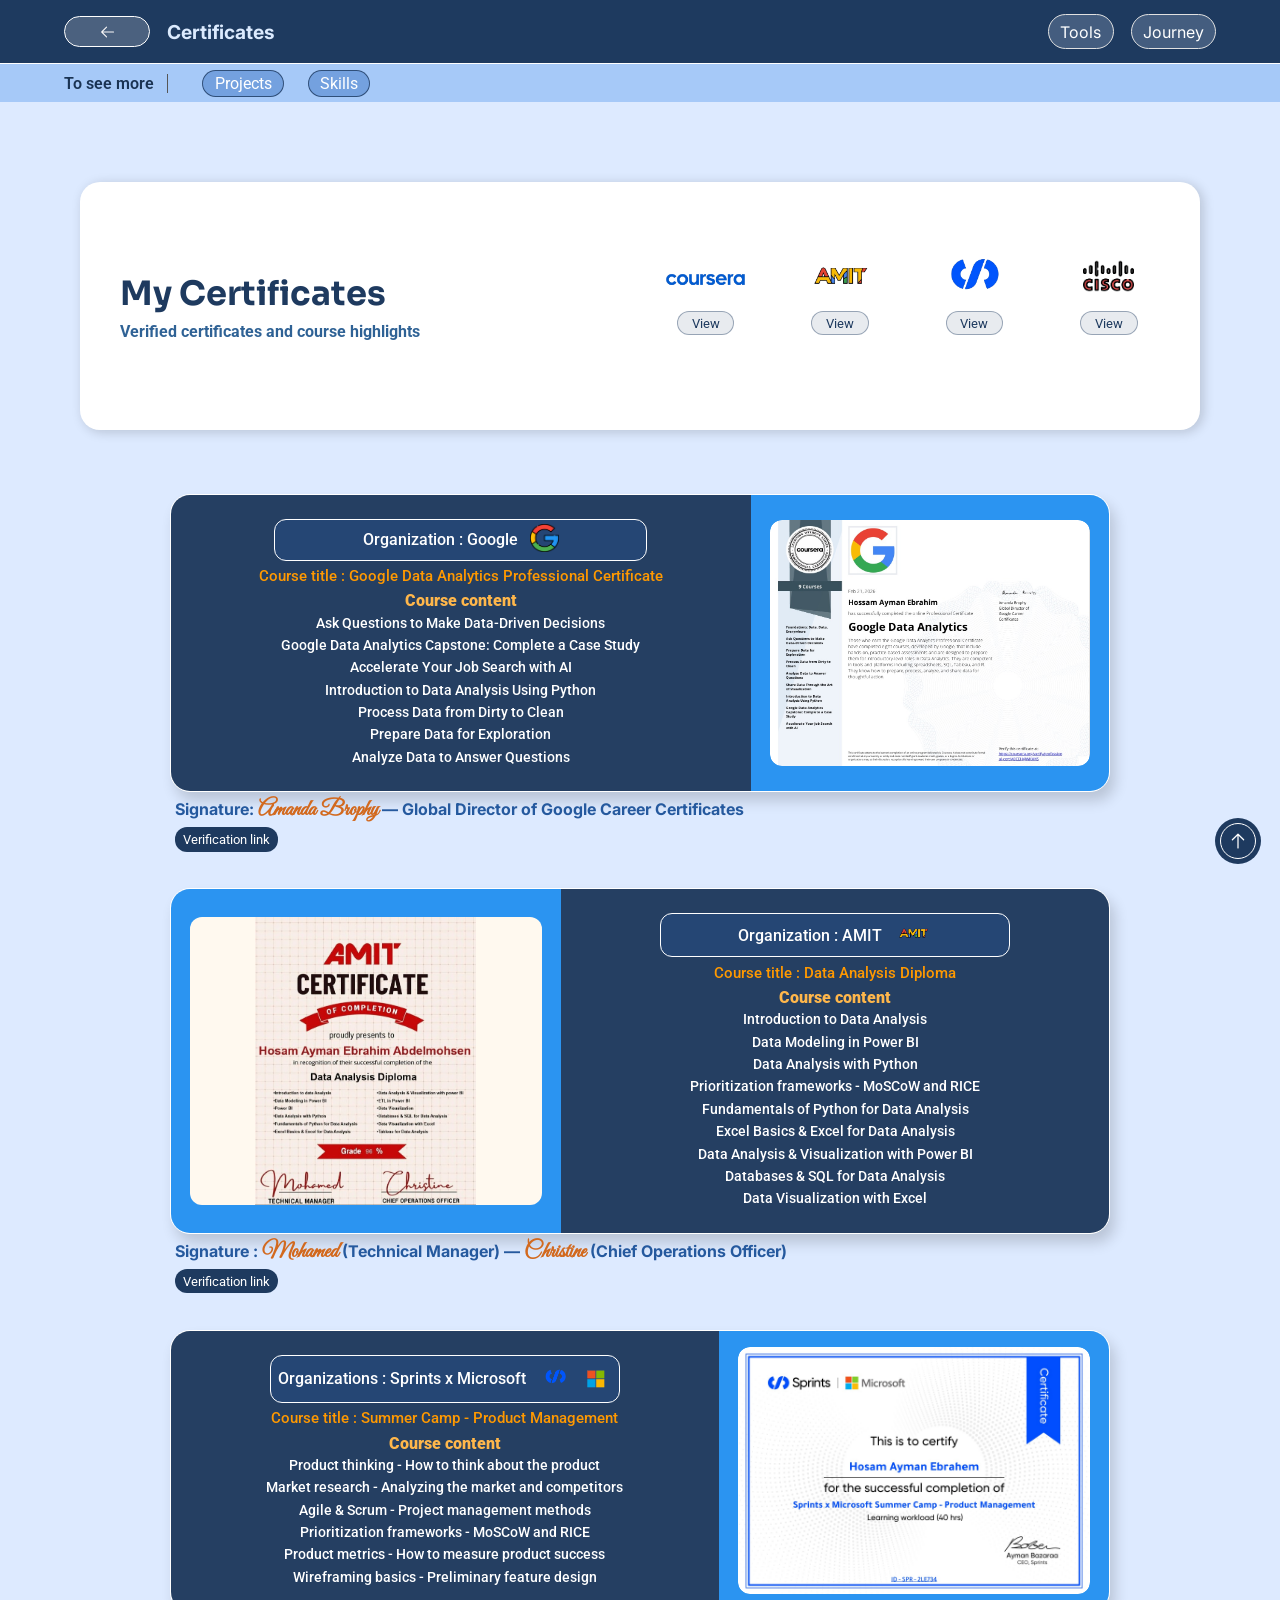
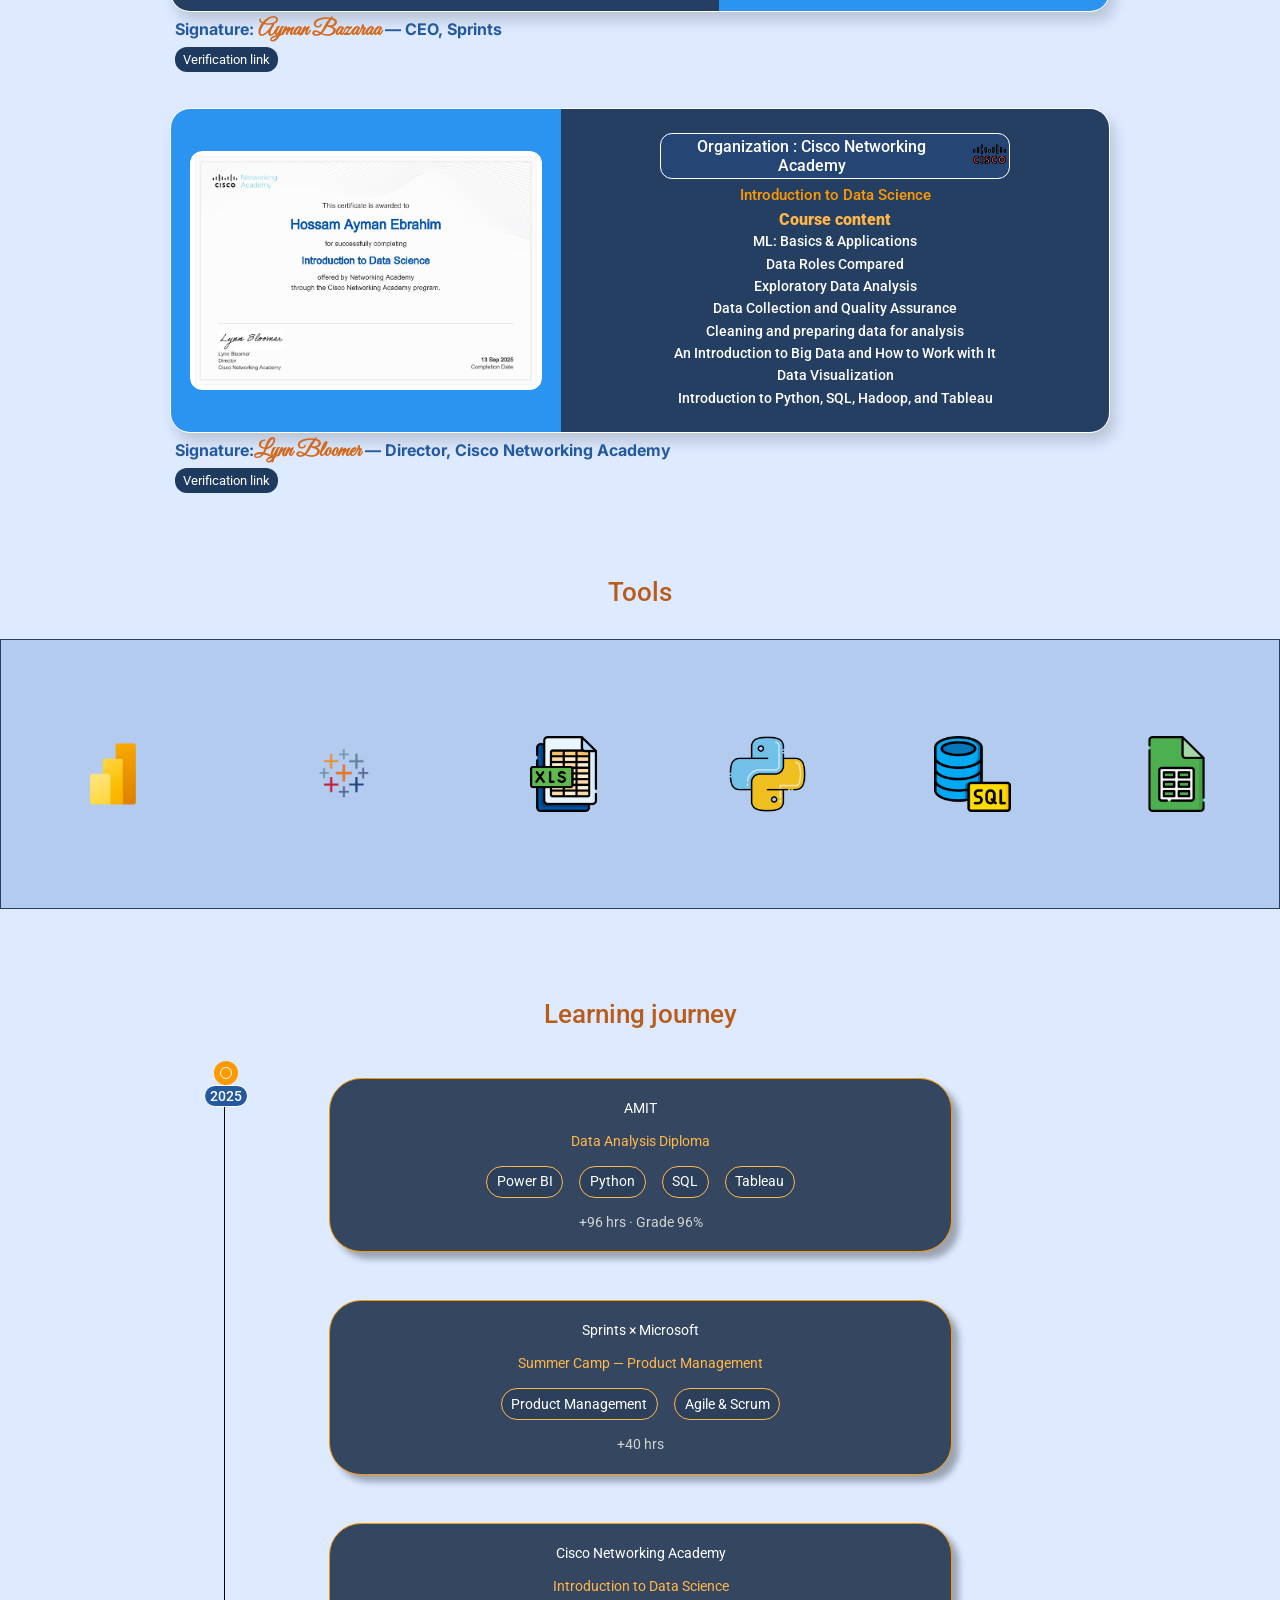
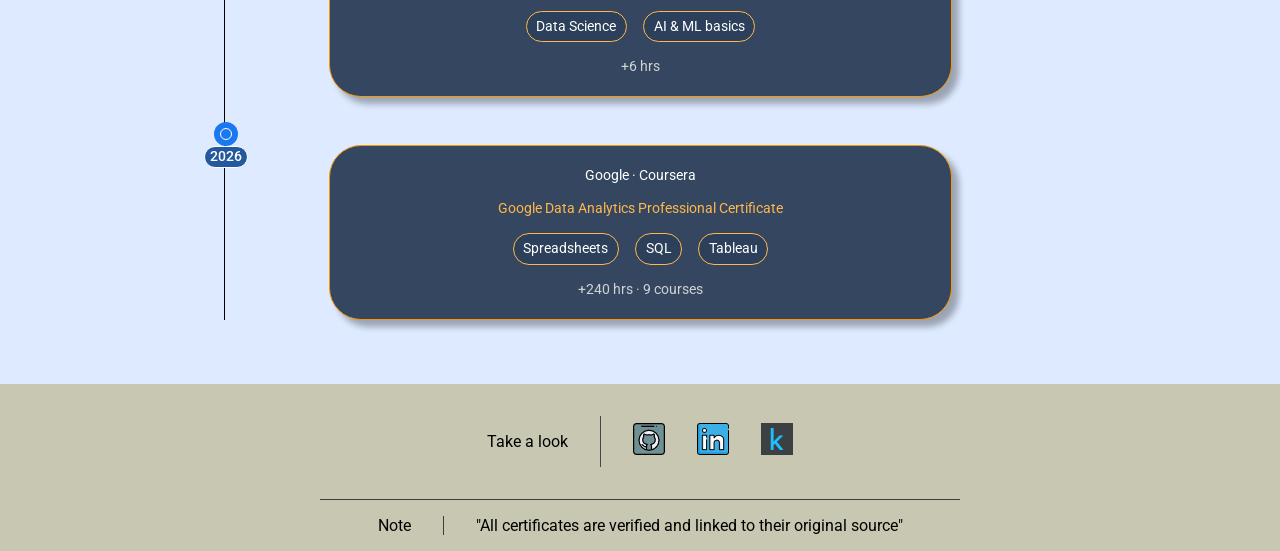
<file: Certificates/Certificates.html>
<!DOCTYPE html>
<html lang="en">

<head>
  <link rel="preconnect" href="https://fonts.googleapis.com">
  <link rel="preconnect" href="https://fonts.gstatic.com" crossorigin>
  <link href="https://fonts.googleapis.com/css2?family=Bungee+Shade&display=swap" rel="stylesheet">
  <link rel="preconnect" href="https://fonts.googleapis.com">
  <link rel="preconnect" href="https://fonts.gstatic.com" crossorigin>
  <link href="https://fonts.googleapis.com/css2?family=Monoton&display=swap" rel="stylesheet">
  <link rel="preconnect" href="https://fonts.googleapis.com">
  <link rel="preconnect" href="https://fonts.gstatic.com" crossorigin>
  <link href="https://fonts.googleapis.com/css2?family=Rubik+Glitch&display=swap" rel="stylesheet">
  <link rel="preconnect" href="https://fonts.googleapis.com">
  <link rel="preconnect" href="https://fonts.gstatic.com" crossorigin>
  <link href="https://fonts.googleapis.com/css2?family=Great+Vibes&display=swap" rel="stylesheet">
  <link rel="preconnect" href="https://fonts.googleapis.com">
  <link rel="preconnect" href="https://fonts.gstatic.com" crossorigin>
  <link href="https://fonts.googleapis.com/css2?family=Sora:wght@100..800&display=swap" rel="stylesheet">

  <link rel="preconnect" href="https://fonts.googleapis.com">
  <link rel="preconnect" href="https://fonts.gstatic.com" crossorigin>
  <link href="https://fonts.googleapis.com/css2?family=Roboto:ital,wght@0,100..900;1,100..900&display=swap"
    rel="stylesheet">
  <link rel="preconnect" href="https://fonts.googleapis.com">
  <link rel="preconnect" href="https://fonts.gstatic.com" crossorigin>
  <link
    href="https://fonts.googleapis.com/css2?family=Inter:ital,opsz,wght@0,14..32,100..900;1,14..32,100..900&display=swap"
    rel="stylesheet">
  <link rel="stylesheet" href="css/Certificates-footer.css">

  <link rel="stylesheet" href="../assets/css/base.css">
  <link rel="stylesheet" href="../assets/css/floating-button.css">
  <link rel="stylesheet" href="../assets/css/keyframes.css">
  <link rel="stylesheet" href="css/Certificates-anemations.css">
  <link rel="stylesheet" href="css/Certificates-general.css">
  <link rel="stylesheet" href="css/Certificates-header.css">
  <link rel="stylesheet" href="css/Certificates-style.css">
  <meta charset="UTF-8">
  <meta name="viewport" content="width=device-width, initial-scale=1.0">
  <title>Certificates</title>
</head>

<body class="certificates-page">
  <a href="#sup-header">
    <div class="floating-button">
      <div class="inner-floating-button">
        <svg xmlns="http://www.w3.org/2000/svg" width="20" height="20" fill="#ffffff" viewBox="0 0 256 256">
          <path
            d="M205.66,117.66a8,8,0,0,1-11.32,0L136,59.31V216a8,8,0,0,1-16,0V59.31L61.66,117.66a8,8,0,0,1-11.32-11.32l72-72a8,8,0,0,1,11.32,0l72,72A8,8,0,0,1,205.66,117.66Z">
          </path>
        </svg>
      </div>
    </div>
  </a>
  <header class="header" id="header">
    <div class="main-header">
      <div class="left-side">
        <a class="home-page-link" href="../index.html">
          <div class="home-page-container">
            <svg class="back-icon" xmlns="http://www.w3.org/2000/svg" width="24" height="24" fill="#fbf9f9"
              viewBox="0 0 256 256">
              <path
                d="M224,128a8,8,0,0,1-8,8H59.31l58.35,58.34a8,8,0,0,1-11.32,11.32l-72-72a8,8,0,0,1,0-11.32l72-72a8,8,0,0,1,11.32,11.32L59.31,120H216A8,8,0,0,1,224,128Z">
              </path>
            </svg>
            <span class="home-page-text">Home page</span>
          </div>
        </a>
        <p class="page-name">Certificates</p>
      </div>
      <div class="right-side">

        <a class="tools-link-container" href="#technologies-section">
          <div class="tools-container">
            <span>Tools</span>
          </div>
          <img class="tools-icon" src="Certificates-file-icons/tools-icon.png" alt="Courses icon">
        </a>
        <a class="learning-link-container" href="#learning-journey-section">
          <div class="learning-container">
            <span>Journey</span>
          </div>
          <img class="learning-icon" src="Certificates-file-icons/journy-icon.png" alt="Journey icon">
        </a>
      </div>
    </div>
  </header>
  <div class="sup-header" id="sup-header">
    <p class="sup-header-text">To see more </p>
    <div class="buttons-container">

      <a class="projects-link-container sup-links" href="../projects/projects.html">
        <div class="projects-container buttons-div">
          <p class="sup-links-text">Projects</p>
          <img class="link-icons" src="../assets/icons/projects-icon.png" alt="Projects icon">
        </div>
      </a>
      <a class="skills-link-container sup-links" href="../Skills/skills.html">
        <div class="skills-container buttons-div">
          <p class="sup-links-text">Skills</p>
          <img class="link-icons" src="../assets/icons/skiils-icon.png" alt="Skills icon">
        </div>
      </a>
    </div>



  </div>
  <main>
    <section class="intro-section">
      <div class="intro-container">
        <div class="left-side-intro">
          <h1>My Certificates</h1>
          <p class="box-description">Verified certificates and course highlights</p>
        </div>
        <div class="right-side-intro">
          <div class="coursera-course-container course-container">
            <img class="coursera-logo course-logo" src="Certificates-file-icons/coursera-logo.png" alt="Coursera">
            <a class="coursera-course-link course-link" href="https://www.coursera.org" target="_blank"
              rel="noopener noreferrer">View</a>
          </div>
          <div class="amit-course-container course-container">
            <img class="amit-logo course-logo" src="Certificates-file-icons/amit-logo.png" alt="AMIT">
            <a class="amit-course-link course-link" href="https://amit-learning.com" target="_blank"
              rel="noopener noreferrer">View</a>
          </div>
          <div class="sprints-course-container course-container">
            <img class="sprints-logo course-logo" src="Certificates-file-icons/sprints-logo.png" alt="Sprints">
            <a class="sprints-course-link course-link" href="https://sprints.ai" target="_blank"
              rel="noopener noreferrer">View</a>
          </div>
          <div class="cisco-course-container course-container">
            <img class="cisco-logo course-logo" src="Certificates-file-icons/cisco-logo.png" alt="Cisco">
            <a class="cisco-course-link course-link" href="https://www.netacad.com" target="_blank"
              rel="noopener noreferrer">View</a>
          </div>
        </div>
      </div>

    </section>
    <section class="certificates-section" id="certificates">
      <div class="certificate-display-container">
        <div class="certificate-display-1 certificate-display" id="certificate-display-1">
          <a class="close-link" href="#certificate-display-image-1">X</a>
          <img class="certificate-display-image-1 certificate-display-image" id="certificate-display-image-1"
            src="Certificates.images/google-image.png" alt="">
        </div>
        <div class="certificate-display-2 certificate-display" id="certificate-display-2">
          <a class="close-link" href="#certificate-display-image-2">X</a>
          <img class="certificate-display-image-2 certificate-display-image certificate-display-image-amit"
            id="certificate-display-image-2" src="Certificates.images/amit-image.png" alt="">
        </div>
        <div class="certificate-display-3 certificate-display" id="certificate-display-3">
          <a class="close-link" href="#certificate-display-image-3">X</a>
          <img class="certificate-display-image-3 certificate-display-image" id="certificate-display-image-3"
            src="Certificates.images/sprints-image.png" alt="">
        </div>
        <div class="certificate-display-4 certificate-display" id="certificate-display-4">
          <a class="close-link" href="#certificate-display-image-4">X</a>
          <img class="certificate-display-image-4 certificate-display-image" id="certificate-display-image-4"
            src="Certificates.images/cisco-image.png" alt="">
        </div>
      </div>

      <div class="inner-certificates-section" id="certificates-box">
        <div class="public-certificates-box-1 public-certificates">
          <div class="certificate-1 certificates-box" id="certificate-1">
            <div class="certificates-box-info-side google-info-side">
              <div class="organizer-container">
                <p class="organizer-name">Organization : Google </p>
                <div class="organizer-img-container">
                  <a href="https://coursera.org/verify/professional-cert/A8CEH4JWKMXS" target="_blank"
                    rel="noopener noreferrer"><img class="organizer-img-1 organizer-img organizer-img-google"
                      src="Certificates-file-icons/google-icon.png" alt="Google"></a>
                </div>
              </div>
              <div class="certificates-title">
                <p>Course title : Google Data Analytics Professional Certificate</p>
              </div>
              <div class="certificate-description-1 certificate-description">
                <p class="description-title">Course content</p>
                <div class="description-content">
                  <div class="phrase-1 phrase">
                    <p>Ask Questions to Make Data-Driven Decisions</p>
                  </div>
                  <div class="phrase-2 phrase">
                    <p>Google Data Analytics Capstone: Complete a Case Study</p>
                  </div>
                  <div class="phrase-3 phrase">
                    <p>Accelerate Your Job Search with AI</p>
                  </div>
                  <div class="phrase-4 phrase">
                    <p>Introduction to Data Analysis Using Python</p>
                  </div>
                  <div class="phrase-5 phrase">
                    <p>Process Data from Dirty to Clean</p>
                  </div>
                  <div class="phrase-6 phrase">
                    <p>Prepare Data for Exploration</p>
                  </div>
                  <div class="phrase-6 phrase">
                    <p>Analyze Data to Answer Questions</p>
                  </div>
                </div>
              </div>
            </div>
            <div class="certificates-box-image-side">
              <div class="img-container">
                <div class="photo-invisible-container-1 photo-invisible-container">
                  <a class="inviseible-link" href="#certificate-display-1">View</a>
                  <div class="hours-container-1 hours-container">
                    <p class="course-name">Google</p>
                    <p class="hours-num">+240 hours</p>
                  </div>
                </div>
                <img class="certificate-img-1 certificate-img certificate-img-google"
                  src="Certificates.images/google-image.png" alt="">
              </div>
            </div>
          </div>
          <div class="Signature-1 Signature">
            <p>Signature: <span>Amanda Brophy</span> — Global Director of Google Career Certificates</p>
          </div>
          <div class="google-Verification-container Verification-container ">
            <a class="google-Verification-link Verification-link"
              href="https://coursera.org/verify/professional-cert/A8CEH4JWKMXS" target="_blank"
              rel="noopener noreferrer">Verification link</a>
          </div>
        </div>


        <div class="public-certificates-box-2 public-certificates">
          <div class="certificate-2 certificates-box" id="certificate-2">
            <div class="certificates-box-image-side">
              <div class="img-container amit-img-container">
                <div class="photo-invisible-container-2 photo-invisible-container">
                  <a class="inviseible-link" href="#certificate-display-2">View</a>
                  <div class="hours-container-2 hours-container">
                    <p class="course-name">AMIT</p>
                    <p class="hours-num">+96 hours</p>
                  </div>
                </div>
                <img class="certificate-img-2 certificate-img" src="Certificates.images/amit-image.png" alt="">
              </div>
            </div>
            <div class="certificates-box-info-side">
              <div class="organizer-container amit-organizer-container">
                <p class="organizer-name">Organization : AMIT </p>
                <div class="organizer-img-container">
                  <a href="https://amit-learning.com" target="_blank" rel="noopener noreferrer"><img
                      class="organizer-img-2 organizer-img organizer-img-amit"
                      src="Certificates-file-icons/amit-logo.png"></a>
                </div>
              </div>
              <div class="certificates-title">
                <p>Course title : Data Analysis Diploma</p>
              </div>
              <div class="certificate-description-2 certificate-description">
                <p class="description-title">Course content</p>
                <div class="description-content">
                  <div class="phrase-1 phrase">
                    <p>Introduction to Data Analysis</p>
                  </div>
                  <div class="phrase-2 phrase">
                    <p>Data Modeling in Power BI</p>
                  </div>
                  <div class="phrase-3 phrase">
                    <p>Data Analysis with Python</p>
                  </div>
                  <div class="phrase-4 phrase">
                    <p>Prioritization frameworks - MoSCoW and RICE</p>
                  </div>
                  <div class="phrase-5 phrase">
                    <p>Fundamentals of Python for Data Analysis</p>
                  </div>
                  <div class="phrase-6 phrase">
                    <p>Excel Basics & Excel for Data Analysis</p>
                  </div>
                  <div class="phrase-6 phrase">
                    <p>Data Analysis & Visualization with Power BI</p>
                  </div>
                  <div class="phrase-6 phrase">
                    <p>Databases & SQL for Data Analysis</p>
                  </div>
                  <div class="phrase-6 phrase">
                    <p>Data Visualization with Excel</p>
                  </div>
                </div>
              </div>
            </div>
          </div>
          <div class="Signature-2 Signature">
            <p> Signature : <span>Mohamed</span> (Technical Manager) — <span>Christine</span> (Chief Operations Officer)
            </p>
          </div>
          <div class="amit-Verification-container Verification-container ">
            <a class="amit-Verification-link Verification-link" href="https://amit-learning.com" target="_blank"
              rel="noopener noreferrer">Verification link</a>
          </div>
        </div>

        <div class="public-certificates-box-3 public-certificates">
          <div class="certificate-3 certificates-box" id="sprints-microsoft-product-management">
            <div class="certificates-box-info-side">
              <div class="organizer-container">
                <p class="organizer-name">Organizations : Sprints x Microsoft </p>
                <div class="organizer-img-container">
                  <a href="https://sprints.ai/en-us/journeys/SprintsxMicrosoftSummerCampProductManagement"
                    target="_blank" rel="noopener noreferrer"><img class="organizer-img-3 organizer-img"
                      src="Certificates-file-icons/sprints-logo.png" alt="Sprints"></a>
                  <img class="organizer-img-3 organizer-img" src="Certificates-file-icons/microsoft-logo.png"
                    alt="Microsoft">
                </div>
              </div>
              <div class="certificates-title">
                <p>Course title : Summer Camp - Product Management</p>
              </div>
              <div class="certificate-description-3 certificate-description">
                <p class="description-title">Course content</p>
                <div class="description-content">
                  <div class="phrase-1 phrase">
                    <p>Product thinking - How to think about the product</p>
                  </div>
                  <div class="phrase-2 phrase">
                    <p>Market research - Analyzing the market and competitors</p>
                  </div>
                  <div class="phrase-3 phrase">
                    <p>Agile & Scrum - Project management methods</p>
                  </div>
                  <div class="phrase-4 phrase">
                    <p>Prioritization frameworks - MoSCoW and RICE</p>
                  </div>
                  <div class="phrase-5 phrase">
                    <p>Product metrics - How to measure product success</p>
                  </div>
                  <div class="phrase-6 phrase">
                    <p>Wireframing basics - Preliminary feature design</p>
                  </div>
                </div>
              </div>
            </div>
            <div class="certificates-box-image-side">
              <div class="img-container">
                <div class="photo-invisible-container-3 photo-invisible-container">
                  <a class="inviseible-link" href="#certificate-display-3">View</a>
                  <div class="hours-container-3 hours-container">
                    <p class="course-name">Sprints x Microsoft</p>
                    <p class="hours-num">+40 hours</p>
                  </div>
                </div>
                <img class="certificate-img-3 certificate-img" src="Certificates.images/sprints-image.png" alt="">
              </div>
            </div>
          </div>
          <div class="Signature-3 Signature">
            <p>Signature: <span>Ayman Bazaraa</span> — CEO, Sprints</p>
          </div>
          <div class="sprints-Verification-container Verification-container ">
            <a class="sprints-Verification-link Verification-link"
              href="https://sprints.ai/en-us/journeys/SprintsxMicrosoftSummerCampProductManagement" target="_blank"
              rel="noopener noreferrer">Verification link</a>
          </div>
        </div>


        <div class="public-certificates-box-4 public-certificates">
          <div class="certificate-4 certificates-box" id="certificate-4">
            <div class="certificates-box-image-side">
              <div class="img-container">
                <div class="photo-invisible-container-4 photo-invisible-container">
                  <a class="inviseible-link" href="#certificate-display-4">View</a>
                  <div class="hours-container-4 hours-container">
                    <p class="course-name">Cisco Networking Academy</p>
                    <p class="hours-num">+6 hours</p>
                  </div>
                </div>
                <img class="certificate-img-4 certificate-img" src="Certificates.images/cisco-image.png" alt="">
              </div>
            </div>
            <div class="certificates-box-info-side cisco-info-side">
              <div class="organizer-container">
                <p class="organizer-name">Organization : Cisco Networking Academy </p>
                <div class="organizer-img-container">
                  <a href="https://www.netacad.com/courses/introduction-data-science" target="_blank"
                    rel="noopener noreferrer"><img class="organizer-img-4 organizer-img"
                      src="Certificates-file-icons/cisco-logo.png"></a>
                </div>
              </div>
              <div class="certificates-title">
                <p>Introduction to Data Science</p>
              </div>
              <div class="certificate-description-4 certificate-description">
                <p class="description-title">Course content</p>
                <div class="description-content">
                  <div class="phrase-1 phrase">
                    <p>ML: Basics & Applications</p>
                  </div>
                  <div class="phrase-2 phrase">
                    <p>Data Roles Compared</p>
                  </div>
                  <div class="phrase-3 phrase">
                    <p>Exploratory Data Analysis</p>
                  </div>
                  <div class="phrase-4 phrase">
                    <p>Data Collection and Quality Assurance</p>
                  </div>
                  <div class="phrase-5 phrase">
                    <p>Cleaning and preparing data for analysis</p>
                  </div>
                  <div class="phrase-6 phrase">
                    <p>An Introduction to Big Data and How to Work with It</p>
                  </div>
                  <div class="phrase-6 phrase">
                    <p>Data Visualization</p>
                  </div>
                  <div class="phrase-6 phrase">
                    <p>Introduction to Python, SQL, Hadoop, and Tableau</p>
                  </div>
                </div>
              </div>
            </div>
          </div>
          <div class="Signature-4 Signature">
            <p> Signature:<span>Lynn Bloomer</span> — Director, Cisco Networking Academy</p>
          </div>
          <div class="cisco-Verification-container Verification-container ">
            <a class="cisco-Verification-link Verification-link"
              href="https://www.netacad.com/courses/introduction-data-science" target="_blank"
              rel="noopener noreferrer">Verification link</a>
          </div>
        </div>

      </div>
    </section>
    <section class="technologies-section" id="technologies-section">
      <div class="public-tools-title-container">
        <h2 id="tooles">Tools</h2>
      </div>
      <div class="public-tools-container">

        <div class="inner-tools-container">
          <div class="power-bi-box logo-box">
            <img class="Power-bi-logo tools-logo" src="../assets/icons/power-bi-logo.png" alt="">
            <span class="power-bi-tooltip logo-tooltip">Power Bi</span>
          </div>
          <div class="tableau-logo-box logo-box">
            <img class="tableau-logo tools-logo" src="../assets/icons/tableau-logo.png" alt="">
            <span class="tableau-tooltip logo-tooltip">Tableau</span>

          </div>
          <div class="excel-logo-box logo-box">
            <img class="excel-logo tools-logo" src="../assets/icons/excel-logo.png" alt="">
            <span class="excel-tooltip logo-tooltip">Excel</span>

          </div>
          <div class="python-logo-box logo-box">
            <img class="python-logo tools-logo" src="../assets/icons/python-logo.png" alt="">
            <span class="python-tooltip logo-tooltip">Python</span>

          </div>
          <div class="sql-logo-box logo-box">
            <img class="sql-logo tools-logo" src="../assets/icons/sql-logo.png" alt="">
            <span class="sql-tooltip logo-tooltip">SQL</span>

          </div>
          <div class="google-Spreadsheets-logo logo-box">
            <img class="Google-Spreadsheets-logo tools-logo" src="Certificates-file-icons/google-sheets-logo.png"
              alt="">
            <span class="google-Spreadsheets-tooltip logo-tooltip">Google Sheets</span>

          </div>
        </div>
        <div aria-hidden class="inner-tools-container">
          <div class="power-bi-box logo-box">
            <img class="Power-bi-logo tools-logo" src="../assets/icons/power-bi-logo.png" alt="">
            <span class="power-bi-tooltip logo-tooltip">Power Bi</span>
          </div>
          <div class="tableau-logo-box logo-box">
            <img class="tableau-logo tools-logo" src="../assets/icons/tableau-logo.png" alt="">
            <span class="tableau-tooltip logo-tooltip">Tableau</span>

          </div>
          <div class="excel-logo-box logo-box">
            <img class="excel-logo tools-logo" src="../assets/icons/excel-logo.png" alt="">
            <span class="excel-tooltip logo-tooltip">Excel</span>

          </div>
          <div class="python-logo-box logo-box">
            <img class="python-logo tools-logo" src="../assets/icons/python-logo.png" alt="">
            <span class="python-tooltip logo-tooltip">Python</span>

          </div>
          <div class="sql-logo-box logo-box">
            <img class="sql-logo tools-logo" src="../assets/icons/sql-logo.png" alt="">
            <span class="sql-tooltip logo-tooltip">SQL</span>

          </div>
          <div class="google-Spreadsheets-logo logo-box">
            <img class="Google-Spreadsheets-logo tools-logo" src="Certificates-file-icons/google-sheets-logo.png"
              alt="">
            <span class="google-Spreadsheets-tooltip logo-tooltip">Google Sheets</span>

          </div>
        </div>

      </div>

    </section>



    <section class="Learning-journey-section" id="learning-journey-section">
      <h3 id="h3">Learning journey</h3>

      <div class="Learning-inner-container">
        <div class="year-1 year-box">
          <div class="outer-circle">
            <div class="inner-circle"></div>
          </div>
          <p class="the-year">2025</p>
        </div>

        <div class="year-2 year-box">
          <div class="outer-circle">
            <div class="inner-circle"></div>
          </div>
          <p class="the-year">2026</p>
        </div>

        <div class="amit-learning-journey journeys-box">
          <p class="amit-course-name course-name">AMIT</p>
          <p class="amit-course-content course-content">Data Analysis Diploma</p>
          <div class="amit-box-tooles course-tooles">
            <p>Power BI</p>
            <p>Python
            </p>
            <p>SQL
            </p>
            <p>Tableau</p>
          </div>
          <p class="amit-course-hours course-hours">+96 hrs · Grade 96%</p>
        </div>
        <div class="sprints-learning-journey journeys-box">
          <p class="sprints-course-name  course-name">Sprints × Microsoft</p>
          <p class="sprints-course-content course-content">Summer Camp — Product Management</p>
          <div class="sprints-box-tooles course-tooles">
            <p>Product Management</p>
            <p>
              Agile & Scrum</p>
          </div>
          <p class="sprints-course-hours course-hours">+40 hrs</p>
        </div>
        <div class="cisco-learning-journey journeys-box">
          <p class="cisco-course-name  course-name">Cisco Networking Academy</p>
          <p class="cisco-course-content course-content">Introduction to Data Science</p>
          <div class="cisco-box-tooles course-tooles">
            <p>Data Science</p>
            <p>AI & ML basics
            </p>

          </div>
          <p class="cisco-course-hours course-hours">+6 hrs

          </p>
        </div>
        <div class="google-learning-journey journeys-box">
          <p class="google-course-name  course-name">
            Google · Coursera</p>
          <p class="google-course-content course-content">Google Data Analytics Professional Certificate</p>
          <div class="google-box-tooles course-tooles">
            <p>Spreadsheets
            </p>
            <p>SQL
            </p>
            <p>Tableau
            </p>
          </div>
          <p class="google-course-hours course-hours">+240 hrs · 9 courses</p>
        </div>
      </div>
    </section>


  </main>
  <footer id="footer">
    <div class="inner-footer">
      <div class="first-footer-part">
        <div class="contact-footer-container">
          <p>Take a look</p>
        </div>
        <a href="https://github.com/hossam-ayman72" target="_blank" rel="noopener noreferrer"><img
            class="github-footer-icon first-footer-part-icons" src="../assets/icons/github-icon-footer-cert.png"
            alt=""></a>
        <a href="https://www.linkedin.com/in/hossam-ayman-841728368?utm_source=share_via&utm_content=profile&utm_medium=member_android"
          target="_blank" rel="noopener noreferrer"><img class="linkedin-footer-icon first-footer-part-icons"
            src="../assets/icons/linkedin-icon-footer-cert.png" alt=""></a>
        <a href="https://www.kaggle.com/hosamyy" target="_blank" rel="noopener noreferrer"><img
            class="kaggle-footer-icon first-footer-part-icons" src="../assets/icons/kaggle-icon-footer.jpg" alt=""></a>
      </div>
      <div class="last-footer-part">
        <div class="note-container">
          <p>Note</p>
        </div>
        <p>"All certificates are verified and linked to their original source"</p>
      </div>
    </div>

  </footer>
</body>

</html>
</file>
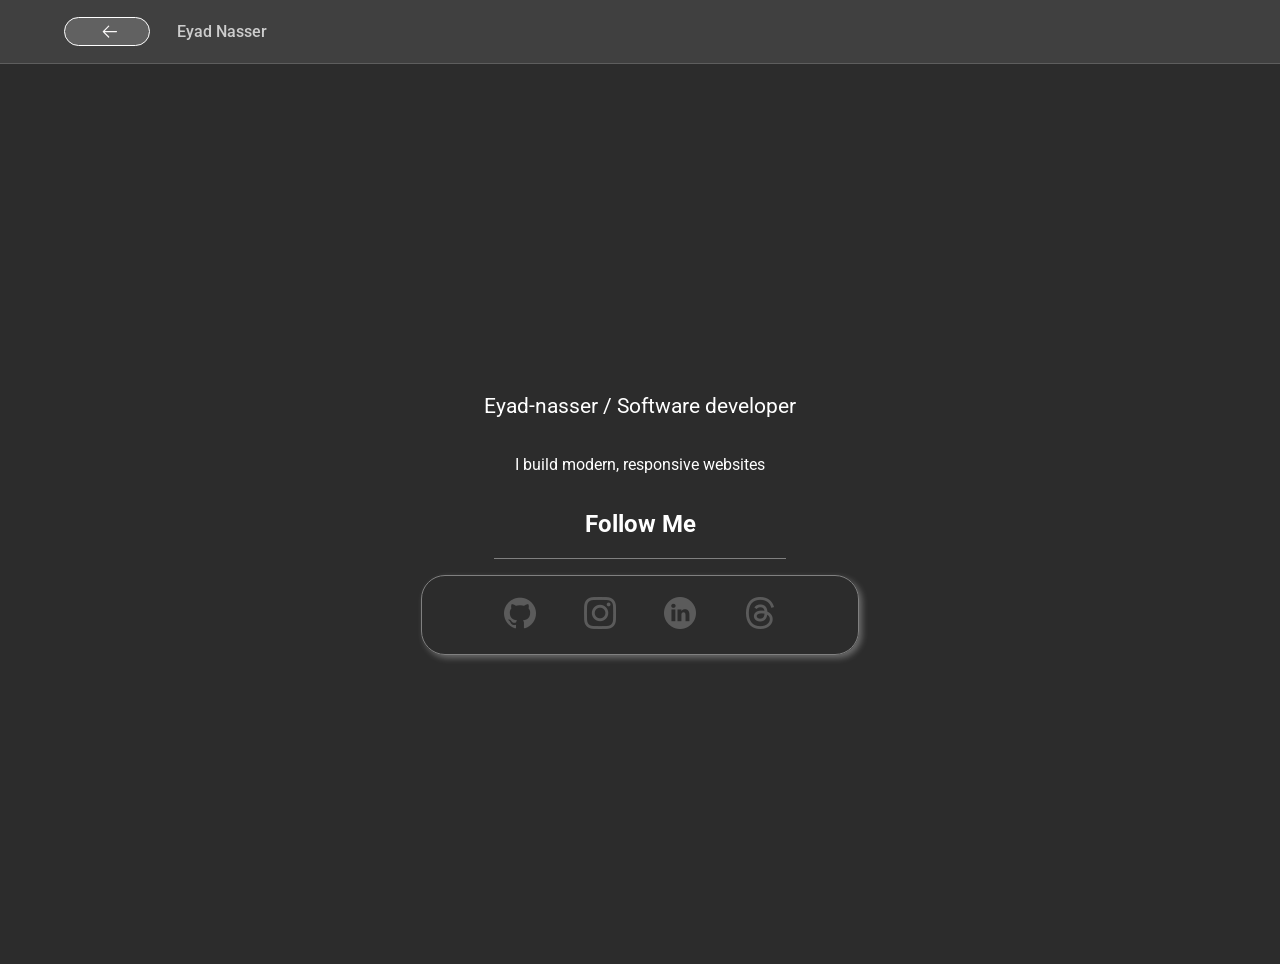
<file: dev/dev-senter.html>
<!DOCTYPE html>
<html lang="en">

<head>
  <link rel="preconnect" href="https://fonts.googleapis.com">
  <link rel="preconnect" href="https://fonts.gstatic.com" crossorigin>
  <link
    href="https://fonts.googleapis.com/css2?family=Bungee+Shade&family=Roboto:ital,wght@0,100..900;1,100..900&display=swap"
    rel="stylesheet">
  <link rel="stylesheet" href="css/header.css">
  <link rel="stylesheet" href="../assets/css/base.css">
  <link rel="stylesheet" href="css/dev-senter.css">
  <meta charset="UTF-8">
  <meta name="viewport" content="width=device-width, initial-scale=1.0">
  <title>Dev Center</title>
</head>

<body>
  <header class="header">
    <div class="left-side">
      <a class="home-page-link" href="../index.html">
        <div class="home-page-container">
          <svg class="back-icon" xmlns="http://www.w3.org/2000/svg" width="24" height="24" fill="#fbf9f9"
            viewBox="0 0 256 256">
            <path
              d="M224,128a8,8,0,0,1-8,8H59.31l58.35,58.34a8,8,0,0,1-11.32,11.32l-72-72a8,8,0,0,1,0-11.32l72-72a8,8,0,0,1,11.32,11.32L59.31,120H216A8,8,0,0,1,224,128Z">
            </path>
          </svg>
          <span class="home-page-text">Home page</span>
        </div>
      </a>
      <a class="dev-name-link" href="https://www.linkedin.com/in/eyad-nasser-136041333?utm_source=share_via&utm_content=profile&utm_medium=member_android" target="_blank">
        <p class="dev-name">Eyad Nasser</p>
      </a>
    </div>

  </header>
  <main>
    <section class="main-section">
      <div class="dev-box">
        <div class="intro-container">
          <p class="about-text">Eyad-nasser / Software developer</p>
          <p>I build modern, responsive websites </p>
        </div>
        <div class="follo-container">
          <h1>Follow Me</h1>
        </div>

        <div class="dev-acounts">
          <div class="github-container account-container"><a class="github-icon account-link" href="https://github.com/eyad-sc16" target="_blank"><img
                class="github-icon account-icon" src="../assets/icons/github-icon-footer.png" alt=""></a>
            <span class="account-tooltip">Github</span>
          </div>
          <div class="instagram-container account-container"><a class="instagram-icon account-link" href="https://www.instagram.com/eyadsc15?igsh=MXBwcXJhMmQweW81Yg==" target="_blank"><img
                class="instagram-icon account-icon" src="../assets/icons/instagram-footer.png" alt=""></a>
            <span class="account-tooltip">Instagram</span>
          </div>
          <div class="linkedin-container account-container"><a class="linkedin-icon account-link" href="https://www.linkedin.com/in/eyad-nasser-136041333?utm_source=share_via&utm_content=profile&utm_medium=member_android" target="_blank"><img
                class="linkedin-icon account-icon" src="../assets/icons/linkedin-icon-footer.png" alt=""></a>
            <span class="account-tooltip">Linkedin</span>
          </div>
          <div class="threads-container account-container"><a class="threads-icon account-link" href="https://www.threads.com/@eyadsc15" target="_blank">

              <img class="threads-icon account-icon" src="../assets/icons/threads-icon-footer.png" alt=""></a>
            <span class="account-tooltip">Threads</span>
          </div>

        </div>
      </div>
    </section>
  </main>
</body>

</html>
</file>
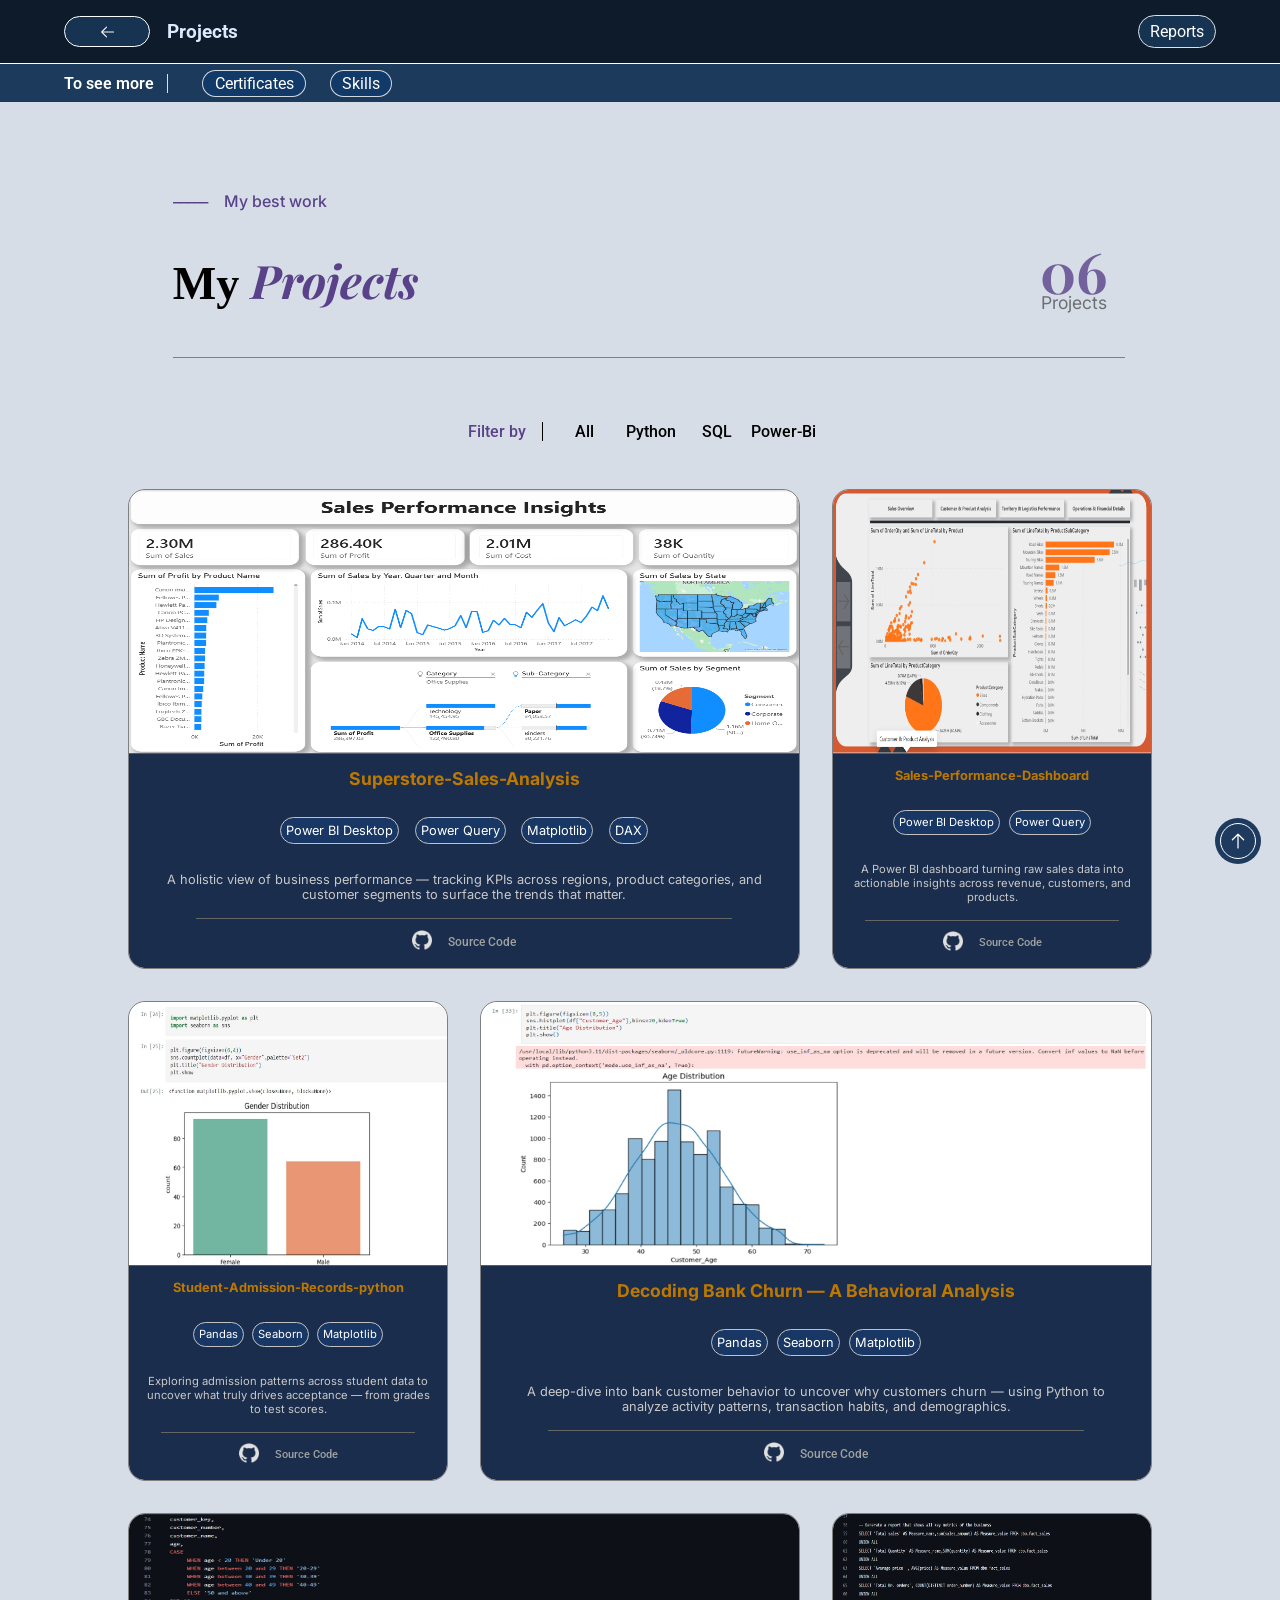
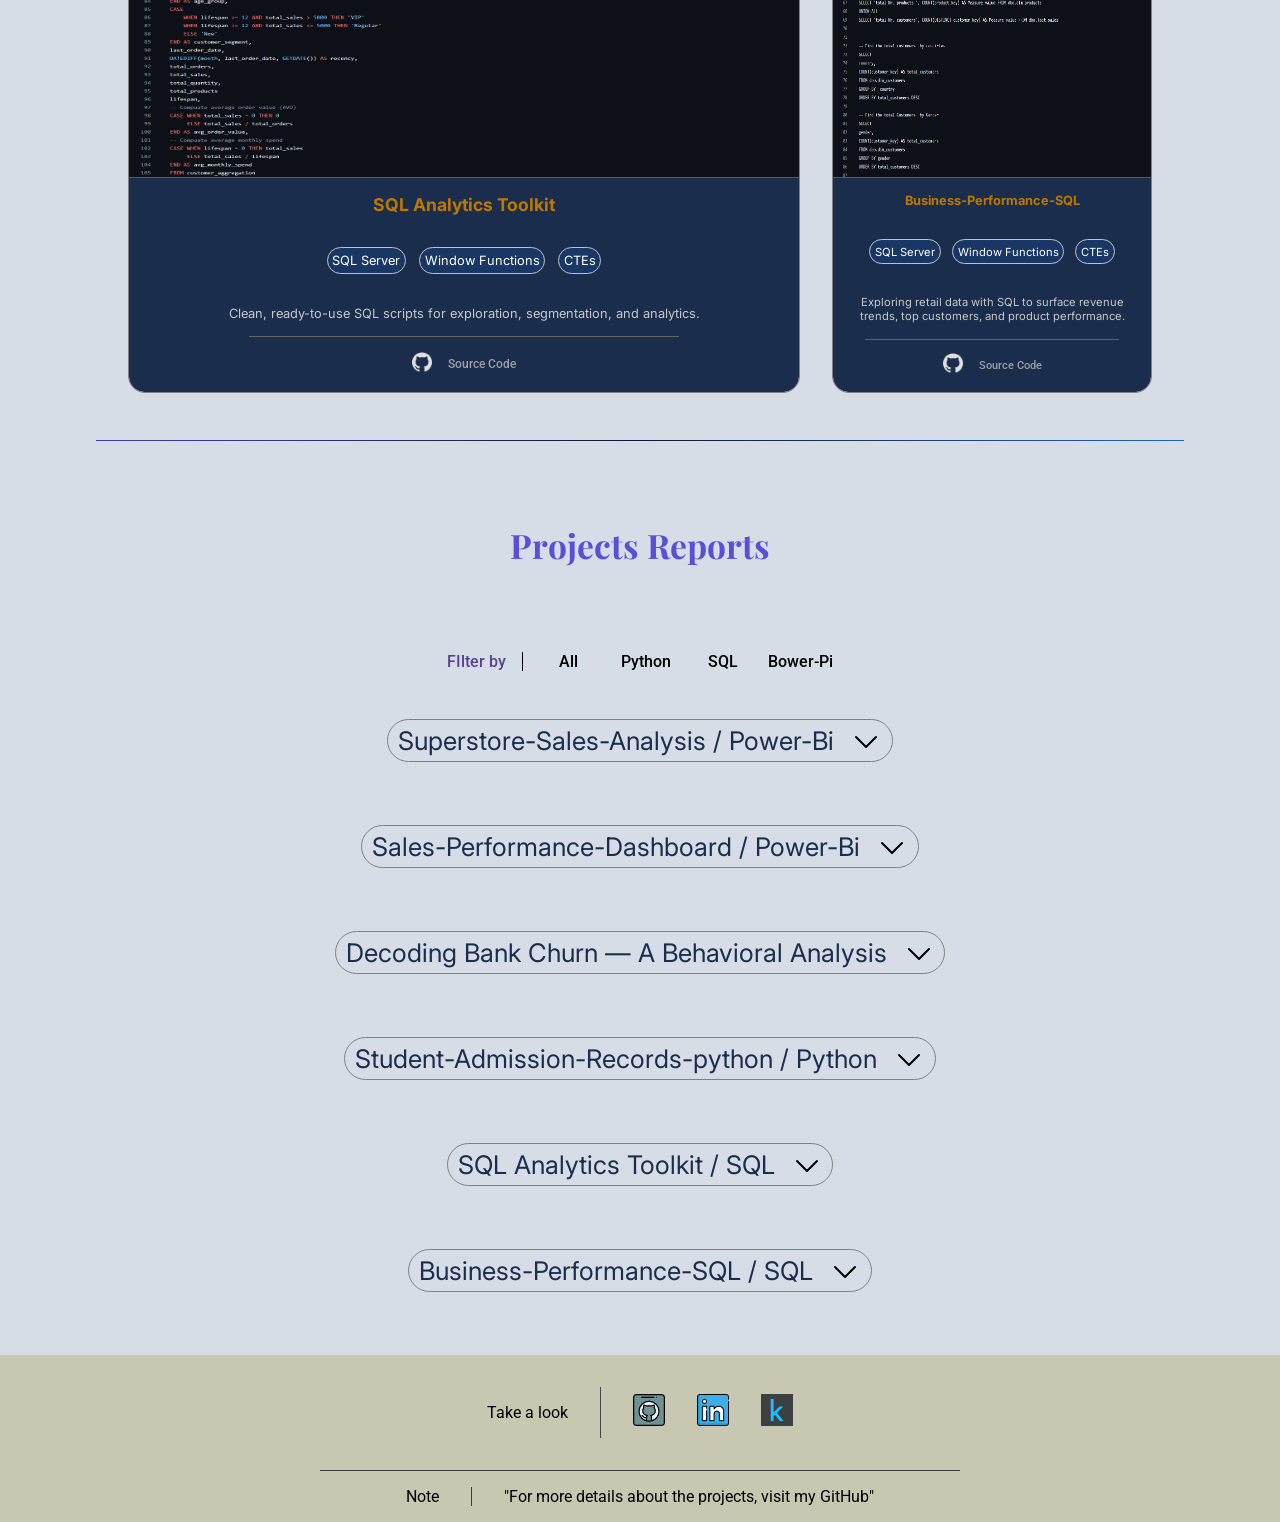
<file: projects/projects.html>
<!DOCTYPE html>
<html lang="en">

<head>
  <link rel="preconnect" href="https://fonts.googleapis.com">
  <link rel="preconnect" href="https://fonts.gstatic.com" crossorigin>
  <link
    href="https://fonts.googleapis.com/css2?family=Inter:ital,opsz,wght@0,14..32,100..900;1,14..32,100..900&display=swap"
    rel="stylesheet">
  <link rel="preconnect" href="https://fonts.googleapis.com">
  <link rel="preconnect" href="https://fonts.gstatic.com" crossorigin>
  <link href="https://fonts.googleapis.com/css2?family=Playfair+Display:ital,wght@0,400..900;1,400..900&display=swap"
    rel="stylesheet">
  <link rel="preconnect" href="https://fonts.googleapis.com">
  <link rel="preconnect" href="https://fonts.gstatic.com" crossorigin>
  <link href="https://fonts.googleapis.com/css2?family=Roboto:ital,wght@0,100..900;1,100..900&display=swap"
    rel="stylesheet">
  <link rel="preconnect" href="https://fonts.googleapis.com">
  <link rel="preconnect" href="https://fonts.gstatic.com" crossorigin>
  <link
    href="https://fonts.googleapis.com/css2?family=Inter:ital,opsz,wght@0,14..32,100..900;1,14..32,100..900&display=swap"
    rel="stylesheet">
  <link rel="stylesheet" href="../assets/css/keyframes.css">
  <link rel="stylesheet" href="css/projects-animations.css">
  <link rel="stylesheet" href="css/projects-style.css">
  <link rel="stylesheet" href="css/project-header.css">
  <link rel="stylesheet" href="../assets/css/base.css">
  <link rel="stylesheet" href="../assets/css/floating-button.css">
  <link rel="stylesheet" href="css/project-general.css">
  <link rel="stylesheet" href="css/project-footer.css">
  <meta charset="UTF-8">
  <meta name="viewport" content="width=device-width, initial-scale=1.0">
  <title>Projects</title>
</head>

<body>
  <a href="#sup-header">
    <div class="floating-button">
      <div class="inner-floating-button">
        <svg xmlns="http://www.w3.org/2000/svg" width="20" height="20" fill="#ffffff" viewBox="0 0 256 256">
          <path
            d="M205.66,117.66a8,8,0,0,1-11.32,0L136,59.31V216a8,8,0,0,1-16,0V59.31L61.66,117.66a8,8,0,0,1-11.32-11.32l72-72a8,8,0,0,1,11.32,0l72,72A8,8,0,0,1,205.66,117.66Z">
          </path>
        </svg>
      </div>
    </div>
  </a>
  <header class="header" id="header">
    <div class="main-header">
      <div class="left-side">
        <a class="home-page-link" href="../index.html">
          <div class="home-page-container">
            <svg class="back-icon" xmlns="http://www.w3.org/2000/svg" width="24" height="24" fill="#fbf9f9"
              viewBox="0 0 256 256">
              <path
                d="M224,128a8,8,0,0,1-8,8H59.31l58.35,58.34a8,8,0,0,1-11.32,11.32l-72-72a8,8,0,0,1,0-11.32l72-72a8,8,0,0,1,11.32,11.32L59.31,120H216A8,8,0,0,1,224,128Z">
              </path>
            </svg>
            <span class="home-page-text">Home page</span>
          </div>
        </a>
        <p class="page-name">Projects</p>
      </div>
      <div class="right-side">
        <a class="report-link-container" href="#reports-section">
          <div class="report-container">
            <span>Reports</span>
          </div>
          <img class="link-icons" src="icons/reports-icon.png" alt="Courses icon">
        </a>
      </div>
    </div>
  </header>

  <div class="sup-header" id="sup-header">
    <p class="sup-header-text">To see more </p>
    <div class="buttons-container">
      <a class="Certificates-link-container sup-links" href="../Certificates/Certificates.html">
        <div class="Certificates-container buttons-div">
          <p class="sup-links-text">Certificates</p>
          <img class="link-icons" src="../assets/icons/cirtifiates-icon.png" alt="Projects icon">
        </div>
      </a>
      <a class="skills-link-container sup-links" href="../Skills/skills.html">
        <div class="skills-container buttons-div">
          <p class="sup-links-text">Skills</p>
          <img class="link-icons" src="../assets/icons/skiils-icon.png" alt="Skills icon">
        </div>
      </a>
    </div>
  </div>
  <main>
    <section class="intro-section">
      <div class="inner-intro-section">
        <div class="intro-row">
          <div class="h1-box">
            <div class="upper-box">
              <p class="upper-text">My best work</p>
            </div>
            <h1>My <span>Projects</span></h1>
          </div>
          <div class="projects-nums">
            <h2>06</h2>
            <span>Projects</span>
          </div>
        </div>
      </div>
    </section>

    <section class="projects-section">
      <div class="filter-box">
        <p>Filter by</p>
        <div class="filter-box-buttons">
          <div class="label-box all-label-box">
            <label for="all">All</label>
          </div>
          <div class="label-box python-label-box">
            <label for="python">Python</label>
          </div>
          <div class="label-box sql-label-box">
            <label for="sql">SQL</label>
          </div>
          <div class="label-box power-pi-label-box">
            <label for="power-pi">Power-Bi</label>
          </div>
        </div>
      </div>

      <input type="radio" name="category" id="all" checked>
      <input type="radio" name="category" id="python">
      <input type="radio" name="category" id="sql">
      <input type="radio" name="category" id="power-pi">

      <div class="inner-projects-section">
        <div class="project-1 project-box power-pi-box">
          <div class="project-thampnail">
            <img class="thampnail-image" src="images/power-pi-image.png" alt="">
            <div class="thampnail-info">
              <a class="thampnail-discription-button thampnail-buttons" href="#reports-section">Full Review<a>
                  <a class="thampnail-gitub-button thampnail-buttons"
                    href="https://github.com/hossam-ayman72/Superstore-Sales-Analysis-powerBI-project"
                    target="_blank">Github</a>
            </div>
          </div>
          <div class="project-info">
            <div class="project-title">
              <p class="title">Superstore-Sales-Analysis</p>
            </div>
            <div class="project-tools">
              <p>Power BI Desktop</p>
              <p>Power Query</p>
              <p>Matplotlib</p>
              <p>DAX</p>
            </div>
            <div class="project-description">
              <p>A holistic view of business performance — tracking KPIs across regions, product categories, and
                customer segments to surface the trends that matter.</p>
            </div>
            <div class="project-source">
              <a href="https://github.com/hossam-ayman72/Superstore-Sales-Analysis-powerBI-project/tree/main/project"
                target="_blank"><img class="github-icon" src="icons/github-icon-source.png" alt=""></a>
              <a href="https://github.com/hossam-ayman72/Superstore-Sales-Analysis-powerBI-project/tree/main/project"
                target="_blank">
                <p>Source Code</p>
              </a>
            </div>
          </div>
        </div>
        <div class="project-2 project-box little-box power-pi-box">
          <div class="project-thampnail">
            <img class="thampnail-image" src="images/power-pi-image-2.png" alt="">
            <div class="thampnail-info">
              <a class="thampnail-discription-button thampnail-buttons" href="#reports-section">Full Review<a>
                  <a class="thampnail-gitub-button thampnail-buttons"
                    href="https://github.com/hossam-ayman72/Sales-Performance-Dashboard_powerBI"
                    target="_blank">Github</a>
            </div>
          </div>
          <div class="project-info">
            <div class="project-title">
              <p class="title">Sales-Performance-Dashboard</p>
            </div>
            <div class="project-tools">
              <p>Power BI Desktop</p>
              <p>Power Query </p>
            </div>
            <div class="project-description">
              <p>A Power BI dashboard turning raw sales data into actionable insights across revenue, customers, and
                products.</p>
            </div>
            <div class="project-source">
              <a href="https://github.com/hossam-ayman72/Sales-Performance-Dashboard_powerBI/tree/main/project"
                target="_blank"><img class="github-icon" src="icons/github-icon-source.png" alt=""></a>
              <a href="https://github.com/hossam-ayman72/Sales-Performance-Dashboard_powerBI/tree/main/project"
                target="_blank">
                <p>Source Code</p>
              </a>
            </div>
          </div>
        </div>
        <div class="project-3 project-box little-box python-box">
          <div class="project-thampnail">
            <img class="thampnail-image" src="images/python-image.png" alt="">
            <div class="thampnail-info">
              <a class="thampnail-discription-button thampnail-buttons" href="#reports-section">Full Review<a>
                  <a class="thampnail-gitub-button thampnail-buttons"
                    href="https://github.com/hossam-ayman72/Student-Admission-Records-python-project"
                    target="_blank">Github</a>
            </div>
          </div>
          <div class="project-info">
            <div class="project-title">
              <p class="title">Student-Admission-Records-python
              </p>
            </div>
            <div class="project-tools">
              <p>Pandas</p>
              <p>Seaborn</p>
              <p>Matplotlib</p>
            </div>
            <div class="project-description">
              <p>Exploring admission patterns across student data to uncover what truly drives acceptance — from grades
                to test scores.</p>
            </div>
            <div class="project-source">
              <a href="https://github.com/hossam-ayman72/Student-Admission-Records-python-project/blob/main/student-admission-records.ipynb"
                target="_blank"><img class="github-icon" src="icons/github-icon-source.png" alt=""></a>
              <a href="https://github.com/hossam-ayman72/Student-Admission-Records-python-project/blob/main/student-admission-records.ipynb"
                target="_blank">
                <p>Source Code</p>
              </a>
            </div>
          </div>
        </div>
        <div class="project-4 project-box python-box">
          <div class="project-thampnail">
            <img class="thampnail-image" src="images/python-image-2.png" alt="">
            <div class="thampnail-info">
              <a class="thampnail-discription-button thampnail-buttons" href="#reports-section">Full Review<a>
                  <a class="thampnail-gitub-button thampnail-buttons"
                    href="https://github.com/hossam-ayman72/Bank-Churn-Analysis-Python-project"
                    target="_blank">Github</a>
            </div>
          </div>
          <div class="project-info">
            <div class="project-title">
              <p class="title">Decoding Bank Churn — A Behavioral Analysis</p>
            </div>
            <div class="project-tools">
              <p>Pandas</p>
              <p>Seaborn</p>
              <p>Matplotlib</p>
            </div>
            <div class="project-description">
              <p>A deep-dive into bank customer behavior to uncover why customers churn — using Python to analyze
                activity patterns, transaction habits, and demographics.</p>
            </div>
            <div class="project-source">
              <a href="https://github.com/hossam-ayman72/Bank-Churn-Analysis-Python-project/blob/main/credit-card-customers.ipynb"
                target="_blank"><img class="github-icon" src="icons/github-icon-source.png" alt=""></a>
              <a href="https://github.com/hossam-ayman72/Bank-Churn-Analysis-Python-project/blob/main/credit-card-customers.ipynb"
                target="_blank">
                <p>Source Code</p>
              </a>
            </div>
          </div>
        </div>
        <div class="project-5 project-box sql-box">
          <div class="project-thampnail">
            <img class="thampnail-image" src="images/sql-image.png" alt="">
            <div class="thampnail-info">
              <a class="thampnail-discription-button thampnail-buttons" href="#reports-section">Full Review<a>
                  <a class="thampnail-gitub-button thampnail-buttons"
                    href="https://github.com/hossam-ayman72/sql_data-analysis-project" target="_blank">Github</a>
            </div>
          </div>
          <div class="project-info">
            <div class="project-title">
              <p class="title">SQL Analytics Toolkit</p>
            </div>
            <div class="project-tools">
              <p>SQL Server</p>
              <p>Window Functions</p>
              <p>CTEs</p>
            </div>
            <div class="project-description">
              <p>Clean, ready-to-use SQL scripts for exploration, segmentation, and analytics.</p>
            </div>
            <div class="project-source">
              <a href="https://github.com/hossam-ayman72/sql_data-analysis-project/tree/main/scripts"
                target="_blank"><img class="github-icon" src="icons/github-icon-source.png" alt=""></a>
              <a href="https://github.com/hossam-ayman72/sql_data-analysis-project/tree/main/scripts" target="_blank">
                <p>Source Code</p>
              </a>
            </div>
          </div>
        </div>
        <div class="project-6 project-box little-box sql-box">
          <div class="project-thampnail">
            <img class="thampnail-image" src="images/sql-image-2.png" alt="">
            <div class="thampnail-info">
              <a class="thampnail-discription-button thampnail-buttons" href="#reports-section">Full Review<a>
                  <a class="thampnail-gitub-button thampnail-buttons"
                    href="https://github.com/hossam-ayman72/Business-Performance-SQLproject" target="_blank">Github</a>
            </div>
          </div>
          <div class="project-info">
            <div class="project-title">
              <p class="title">Business-Performance-SQL</p>
            </div>
            <div class="project-tools">
              <p>SQL Server</p>
              <p>Window Functions</p>
              <p>CTEs</p>
            </div>
            <div class="project-description">
              <p>Exploring retail data with SQL to surface revenue trends, top customers, and product performance.
              </p>
            </div>
            <div class="project-source">
              <a href="https://github.com/hossam-ayman72/Business-Performance-SQLproject/tree/main/Script"
                target="_blank"><img class="github-icon" src="icons/github-icon-source.png" alt=""></a>
              <a href="https://github.com/hossam-ayman72/Business-Performance-SQLproject/tree/main/Script"
                target="_blank">
                <p>Source Code</p>
              </a>
            </div>
          </div>
        </div>
      </div>
    </section>
    <section class="reports-section" id="reports-section">
      <input name="report" type="checkbox" id="report-1">
      <input name="report" type="checkbox" id="report-2">
      <input name="report" type="checkbox" id="report-3">
      <input name="report" type="checkbox" id="report-4">
      <input name="report" type="checkbox" id="report-5">
      <input name="report" type="checkbox" id="report-6">

      <h3>Projects Reports</h3>
      <div class="reports-filter-container">
        <p class="filter-text">FIlter by</p>
        <div class="label-report-box all-lebel-report-box">
          <label for="all-report">All</label>
        </div>

        <div class="label-report-box python-lebel-report-box">
          <label for="python-report">Python</label>
        </div>
        <div class="label-report-box sql-lebel-report-box">
          <label for="sql-report">SQL</label>
        </div>
        <div class="label-report-box power-pi-lebel-report-box">
          <label for="power-pi-report">Bower-Pi</label>
        </div>
      </div>

      <input name="category-report" type="radio" id="all-report">
      <input name="category-report" type="radio" id="power-pi-report">
      <input name="category-report" type="radio" id="python-report">
      <input name="category-report" type="radio" id="sql-report">

      <div class="inner-report-section">
        <div class="report-box-project-1 report-box power-pi-report-box">
          <div class="title-box title-box-1">
            <label class="report-title" for="report-1">Superstore-Sales-Analysis / Power-Bi</label>
            <svg xmlns="http://www.w3.org/2000/svg" width="32" height="32" fill="#000000" viewBox="0 0 256 256">
              <path
                d="M213.66,101.66l-80,80a8,8,0,0,1-11.32,0l-80-80A8,8,0,0,1,53.66,90.34L128,164.69l74.34-74.35a8,8,0,0,1,11.32,11.32Z">
              </path>
            </svg>
          </div>
          <div class="report-1-content report-content" id="report-1-content">
            <div class="video-box">
              <video autoplay muted loop playsinline preload="none" controls>
                <source src="videos/power-pi-project-1.webm" type="video/webm">
                <source src="videos/power-pi-project-1.avi" type="video/x-msvideo">
              </video>
            </div>
            <div class="discription-box">
              <div class="discription-part-1 discription-parts">
                <p class="part-1-title parts-title">Project overview</p>
                <p>The goal of this project is to provide a holistic view of the business performance by tracking key
                  metrics (KPIs) and identifying trends across various dimensions like geography, product categories,
                  and customer segments.</p>
              </div>
              <div class="discription-part-2 discription-parts">
                <p class="part-2-title parts-title">Key Insights</p>
                <p>Profitability Analysis • Technology dominates profit with 50.6%, making it the core business driver •
                  Office Supplies provide steady profitability at 42.7% • Furniture underperforms at 6.4%, indicating
                  need for strategic review • Product-level variance shows significant opportunity for optimization
                  Market Segmentation • Consumer segment represents largest contributor with 1.2 M volume • Corporate
                  segment shows substantial volume at 0.7M • Home Office remains underdeveloped but offers growth
                  potential</p>
              </div>
              <div class="discription-part-3 discription-parts">
                <p class="part-3-title parts-title">Recommendations</p>
                <p>• Check products that are losing money and decide if we should change price, reduce costs, or stop
                  selling them</p>
                <p>• Invest more in the Technology category because it makes high profit</p>
                <p>• Improve the Furniture category to make it more profitable</p>
                <p>• Focus on weak regions to increase sales there</p>
                <p>• Create a plan for Home Office products to match remote work demand</p>
                <p>• Use last quarter of the year for better stock and promotions planning</p>
              </div>
            </div>
            <div class="links-box power-pi-links-box">
              <div class="links-part-1 links-parts">
                <div class="link-container">

                  <a href="https://github.com/hossam-ayman72/Superstore-Sales-Analysis-powerBI-project/tree/main/Data"
                    target="_blank">Data</a>
                  <a href="https://github.com/hossam-ayman72/Superstore-Sales-Analysis-powerBI-project/tree/main/Data"
                    target="_blank"><img class="github-icon" src="icons/github-icon-source.png" alt=""></a>
                </div>
                <div class="link-container">

                  <a href="https://github.com/hossam-ayman72/Superstore-Sales-Analysis-powerBI-project/tree/main/Report"
                    target="_blank">Report</a>
                  <a href="https://github.com/hossam-ayman72/Superstore-Sales-Analysis-powerBI-project/tree/main/Report"
                    target="_blank"><img class="github-icon" src="icons/github-icon-source.png" alt=""></a>
                </div>
              </div>
              <div class="links-part-2 links-parts">
                <div class="link-container">

                  <a href="https://github.com/hossam-ayman72/Superstore-Sales-Analysis-powerBI-project/tree/main/Screenshots"
                    target="_blank">Screenshots</a>
                  <a href="https://github.com/hossam-ayman72/Superstore-Sales-Analysis-powerBI-project/tree/main/Screenshots"
                    target="_blank"><img class="github-icon" src="icons/github-icon-source.png" alt=""></a>
                </div>
                <div class="link-container">

                  <a href="https://github.com/hossam-ayman72/Superstore-Sales-Analysis-powerBI-project/tree/main/project"
                    target="_blank">project</a>
                  <a href="https://github.com/hossam-ayman72/Superstore-Sales-Analysis-powerBI-project/tree/main/project"
                    target="_blank"><img class="github-icon" src="icons/github-icon-source.png" alt=""></a>
                </div>
              </div>

            </div>

            <p class="parts-title">Tools Used</p>
            <div class="reources-container">
              <div class="inner-reources-container">
                <div class="logo-box"><img class="power-pi-logo" src="../assets/icons/power-bi-logo.png" alt="">
                  <span class="power-pi-tooltip logo-tooltip"></span>
                </div>
                <div class="logo-box"><img class="csv-logo" src="icons/CSV-logo.png" alt="">
                  <span class="csv-tooltip logo-tooltip"></span>
                </div>
                <div class="logo-box"><img class="excel-logo" src="../assets/icons/excel-logo.png" alt="">
                  <span class="excel-tooltip logo-tooltip"></span>
                </div>
                <div class="logo-box"><img class="Kaggle-logo" src="icons/Kaggle-logo.png" alt="">
                  <span class="Kaggle-tooltip logo-tooltip"></span>
                </div>
              </div>

            </div>
            <div class="final-link-container link-container">
              <a class="project-link" href="https://github.com/hossam-ayman72/Superstore-Sales-Analysis-powerBI-project"
                target="_blank">Full Project On GitHub</a>
              <a href="https://github.com/hossam-ayman72/Superstore-Sales-Analysis-powerBI-project" target="_blank"><img
                  class="github-icon" src="icons/github-icon-source.png" alt=""></a>
            </div>
          </div>
        </div>

        <div class="report-box-project-2 report-box power-pi-report-box">
          <div class="title-box title-box-2">
            <label class="report-title" for="report-2">Sales-Performance-Dashboard / Power-Bi</label>
            <svg xmlns="http://www.w3.org/2000/svg" width="32" height="32" fill="#000000" viewBox="0 0 256 256">
              <path
                d="M213.66,101.66l-80,80a8,8,0,0,1-11.32,0l-80-80A8,8,0,0,1,53.66,90.34L128,164.69l74.34-74.35a8,8,0,0,1,11.32,11.32Z">
              </path>
            </svg>
          </div>
          <div class="report-2-content report-content" id="report-2-content">
            <div class="video-box">
              <video autoplay muted loop playsinline preload="none" controls>
                <source src="videos/power-pi-project-2.webm" type="video/webm">
                <source src="videos/power-pi-project-2.avi" type="video/x-msvideo">
              </video>

            </div>
            <div class="discription-box">
              <div class="discription-part-1 discription-parts">
                <p class="part-1-title parts-title">Project overview</p>
                <p>This project features a comprehensive Power BI Dashboard designed to analyze sales performance, track
                  key business metrics (KPIs), and provide actionable insights for decision-makers. The dashboard
                  transforms raw sales data into an interactive visual story, helping stakeholders understand revenue
                  trends, customer behavior, and product performance.</p>
              </div>
              <div class="discription-part-2 discription-parts">
                <p class="part-2-title parts-title">Key Insights</p>
                <p>Dynamic KPI Tracking: Real-time visibility into Total Revenue, Profit Margins, Total Orders, and
                  Year-over-Year (YoY) Growth.
                  Trend Analysis: Time-series visualizations to identify seasonal patterns and sales fluctuations.
                  Product & Category Performance: Deep dive into top-selling products and underperforming categories.
                  Geographical Insights: Interactive maps showing sales distribution across different regions.
                  Customer Segmentation: Analysis of customer demographics and purchasing habits.
                  Interactive Filters: Slicers for Date, Region, and Product Category for customized reporting.</p>
              </div>
              <div class="discription-part-3 discription-parts">
                <p class="part-3-title parts-title">Data Modeling</p>
                <p>Fact Table: Sales_Data containing transactional records.</p>
                <p>Dimension Tables: Calendar, Products, Customers, and Regions.</p>
                <p>Relationships are optimized for performance with one-to-many cardinality.</p>
              </div>
            </div>
            <div class="links-box power-pi-links-box">
              <div class="links-part-1 links-parts">
                <div class="link-container">
                  <a href="https://github.com/hossam-ayman72/Sales-Performance-Dashboard_powerBI/tree/main/Datesets"
                    target="_blank">Datesets</a>
                  <a href="https://github.com/hossam-ayman72/Sales-Performance-Dashboard_powerBI/tree/main/Datesets"
                    target="_blank"><img class="github-icon" src="icons/github-icon-source.png" alt=""></a>
                </div>
                <div class="link-container">

                  <a href="https://github.com/hossam-ayman72/Sales-Performance-Dashboard_powerBI/tree/main/project"
                    target="_blank">Project</a>
                  <a href="https://github.com/hossam-ayman72/Sales-Performance-Dashboard_powerBI/tree/main/project"
                    target="_blank"><img class="github-icon" src="icons/github-icon-source.png" alt=""></a>
                </div>
              </div>
              <div class="links-part-2 links-parts">
                <div class="link-container">

                  <a href="https://github.com/hossam-ayman72/Sales-Performance-Dashboard_powerBI/tree/main/Screenshots"
                    target="_blank">Screenshots</a>
                  <a href="https://github.com/hossam-ayman72/Sales-Performance-Dashboard_powerBI/tree/main/Screenshots"
                    target="_blank"><img class="github-icon" src="icons/github-icon-source.png" alt=""></a>
                </div>
              </div>
            </div>
            <p class="parts-title">Tools Used</p>
            <div class="reources-container">
              <div class="inner-reources-container">

                <div class="logo-box"><img class="power-pi-logo" src="../assets/icons/power-bi-logo.png" alt="">
                  <span class="power-pi-tooltip logo-tooltip"></span>
                </div>
                <div class="logo-box"><img class="Kaggle-logo" src="icons/Kaggle-logo.png" alt="">
                  <span class="Kaggle-tooltip logo-tooltip"></span>
                </div>
                <div class="logo-box"><img src="icons/power-query-logo.png" alt="">
                  <span class="power-query-tooltip logo-tooltip"></span>
                </div>
              </div>
            </div>
            <div class="final-link-container link-container">
              <a class="project-link" href="https://github.com/hossam-ayman72/Sales-Performance-Dashboard_powerBI"
                target="_blank">Full Project On GitHub</a>
              <a href="https://github.com/hossam-ayman72/Sales-Performance-Dashboard_powerBI" target="_blank"><img
                  class="github-icon" src="icons/github-icon-source.png" alt=""></a>
            </div>
          </div>
        </div>




        <div class="report-box-project-3 report-box python-report-box">
          <div class="title-box title-box-3">
            <label class="report-title" for="report-3">Decoding Bank Churn — A Behavioral Analysis</label>
            <svg xmlns="http://www.w3.org/2000/svg" width="32" height="32" fill="#000000" viewBox="0 0 256 256">
              <path
                d="M213.66,101.66l-80,80a8,8,0,0,1-11.32,0l-80-80A8,8,0,0,1,53.66,90.34L128,164.69l74.34-74.35a8,8,0,0,1,11.32,11.32Z">
              </path>
            </svg>
          </div>
          <div class="report-3-content report-content" id="report-3-content">
            <div class="video-box">
              <video autoplay muted loop playsinline preload="none" controls>
                <source src="videos/python-project-1.webm" type="video/webm">
                <source src="videos/python-project-1.avi" type="video/x-msvideo">
              </video>

            </div>
            <div class="discription-box">
              <div class="discription-part-1 discription-parts">
                <p class="part-1-title parts-title">Project overview</p>
                <p> This project focuses on analyzing bank customer data to understand customer behavior and identify
                  the main reasons why customers leave the bank (churn). The goal is to help the bank improve customer
                  retention and make better business decisions based on data.</p>
              </div>
              <div class="discription-part-2 discription-parts">
                <p class="part-2-title parts-title">Key Insights</p>
                <p> Customers with low activity levels are more likely to leave the bank. A high number of bank contacts
                  may indicate dissatisfaction and lead to churn. Customers with lower income or fewer transactions tend
                  to leave more often. Certain customer segments (based on age or category) have a higher churn rate.
                </p>
              </div>
            </div>
            <div class="links-box python-links-box">
              <div class="links-part-1 links-parts">
                <div class="link-container">
                  <a href="https://github.com/hossam-ayman72/Bank-Churn-Analysis-Python-project/blob/main/BankChurners.csv"
                    target="_blank">BankChurners / CVS</a>
                  <a href="https://github.com/hossam-ayman72/Bank-Churn-Analysis-Python-project/blob/main/BankChurners.csv"
                    target="_blank"><img class="github-icon" src="icons/github-icon-source.png" alt=""></a>
                </div>
                <div class="link-container">
                  <a href="https://github.com/hossam-ayman72/Bank-Churn-Analysis-Python-project/blob/main/credit-card-customers.ipynb"
                    target="_blank">credit-card-customers / python</a>
                  <a href="https://github.com/hossam-ayman72/Bank-Churn-Analysis-Python-project/blob/main/credit-card-customers.ipynb"
                    target="_blank"><img class="github-icon" src="icons/github-icon-source.png" alt=""></a>
                </div>
              </div>
            </div>
            <p class="parts-title">Tools Used</p>
            <div class="reources-container">
              <div class="inner-reources-container">
                <div class="python-reources-box reources-box">
                  <p>Pandas</p>
                </div>
                <div class="python-reources-box reources-box">
                  <p>Matplotlib</p>
                </div>
                <div class="python-reources-box reources-box">
                  <p>Seaborn</p>
                </div>

              </div>
            </div>
            <div class="final-link-container link-container">
              <a class="project-link" href="https://github.com/hossam-ayman72/Bank-Churn-Analysis-Python-project"
                target="_blank">Full Project On GitHub</a>
              <a href="https://github.com/hossam-ayman72/Bank-Churn-Analysis-Python-project"><img class="github-icon"
                  src="icons/github-icon-source.png" alt=""></a>
            </div>
          </div>
        </div>


        <div class="report-box-project-4 report-box python-report-box">
          <div class="title-box title-box-4">
            <label class="report-title" for="report-4">Student-Admission-Records-python / Python</label>
            <svg xmlns="http://www.w3.org/2000/svg" width="32" height="32" fill="#000000" viewBox="0 0 256 256">
              <path
                d="M213.66,101.66l-80,80a8,8,0,0,1-11.32,0l-80-80A8,8,0,0,1,53.66,90.34L128,164.69l74.34-74.35a8,8,0,0,1,11.32,11.32Z">
              </path>
            </svg>
          </div>




          <div class="report-4-content report-content" id="report-4-content">
            <div class="video-box">
              <video autoplay muted loop playsinline preload="none" controls>
                <source src="videos/python-project-2.webm" type="video/webm">
                <source src="videos/python-project-2.avi" type="video/x-msvideo">
              </video>

            </div>
            <div class="discription-box">
              <div class="discription-part-1 discription-parts">
                <p class="part-1-title parts-title">Project overview</p>
                <p>
                  This project focuses on analyzing student admission data to understand patterns and trends. The goal
                  is
                  to explore the factors that affect student acceptance, such as grades, test scores, and other
                  criteria.
                  This analysis helps in making better decisions and improving the admission process.</p>
              </div>
              <div class="discription-part-2 discription-parts">
                <p class="part-2-title parts-title">Key Insights</p>
                <p> Students with higher scores have a greater chance of admission. Some features (like exam results)
                  are
                  more important than others. There are clear patterns in the data that help predict acceptance. Data
                  visualization makes it easier to understand trends and relationships.</p>

              </div>
            </div>
            <div class="links-box python-links-box">
              <div class="links-part-1 links-parts">
                <div class="link-container">
                  <a href="https://github.com/hossam-ayman72/Student-Admission-Records-python-project/blob/main/student_admission_record_dirty.csv"
                    target="_blank">student_admission_record / CSV</a>
                  <a href="https://github.com/hossam-ayman72/Student-Admission-Records-python-project/blob/main/student_admission_record_dirty.csv"
                    target="_blank"><img class="github-icon" src="icons/github-icon-source.png" alt=""></a>
                </div>
                <div class="link-container">
                  <a href="https://github.com/hossam-ayman72/Student-Admission-Records-python-project/blob/main/student-admission-records.ipynb"
                    target="_blank">student-admission-records / python</a>
                  <a href="https://github.com/hossam-ayman72/Student-Admission-Records-python-project/blob/main/student-admission-records.ipynb"
                    target="_blank"><img class="github-icon" src="icons/github-icon-source.png" alt=""></a>
                </div>
              </div>
            </div>
            <p class="parts-title">Tools Used</p>
            <div class="reources-container">
              <div class="inner-reources-container">
                <div class="python-reources-box reources-box">
                  <p>Pandas</p>
                </div>
                <div class="python-reources-box reources-box">
                  <p>Matplotlib</p>
                </div>
                <div class="python-reources-box reources-box">
                  <p>Seaborn</p>
                </div>
              </div>
            </div>
            <div class="final-link-container link-container">
              <a class="project-link" href="https://github.com/hossam-ayman72/Student-Admission-Records-python-project"
                target="_blank">Full Project On GitHub</a>
              <a href="https://github.com/hossam-ayman72/Student-Admission-Records-python-project"><img
                  class="github-icon" src="icons/github-icon-source.png" alt=""></a>
            </div>
          </div>
        </div>
        <div class="report-box-project-5 report-box sql-report-box">
          <div class="title-box title-box-5">
            <label class="report-title" for="report-5">SQL Analytics Toolkit / SQL</label>
            <svg xmlns="http://www.w3.org/2000/svg" width="32" height="32" fill="#000000" viewBox="0 0 256 256">
              <path
                d="M213.66,101.66l-80,80a8,8,0,0,1-11.32,0l-80-80A8,8,0,0,1,53.66,90.34L128,164.69l74.34-74.35a8,8,0,0,1,11.32,11.32Z">
              </path>
            </svg>
          </div>
          <div class="report-5-content report-content" id="report-5-content">
            <div class="video-box">
              <video autoplay muted loop playsinline preload="none" controls>
                <source src="videos/sql-project-1.webm" type="video/webm">
                <source src="videos/sql-project-1.avi" type="video/x-msvideo">
              </video>
            </div>
            <div class="discription-box">
              <div class="discription-part-1 discription-parts">
                <p class="part-1-title parts-title">Project overview</p>
                <p>A comprehensive collection of SQL scripts for data exploration, analytics, and reporting. These
                  scripts cover various analyses such as database exploration, measures and metrics, time-based trends,
                  cumulative analytics, segmentation , and more. This repository contains SQL queries designed to help
                  data analysts and BI professionals quickly explore, segment, and analyze data within a relational
                  database. Each script focuses on a specific analytical theme and demonstrates best practices for SQL
                  queries.</p>
              </div>
            </div>
            <div class="links-box sql-links-box links-part-1">
              <p>SQL dataset</p>
              <div class="dataset-links-box sql-links">
                <div class="dataset-part-1 link-container">
                  <a href="https://github.com/hossam-ayman72/sql_data-analysis-project/blob/main/datasets/dim_customers.csv"
                    target="_blank">dim_customers</a>
                  <a
                    href="https://github.com/hossam-ayman72/sql_data-analysis-project/blob/main/datasets/dim_customers.csv"><img
                      class="github-icon" src="icons/github-icon-source.png" alt=""></a>
                </div>
                <div class="dataset-part-2 link-container">
                  <a href="https://github.com/hossam-ayman72/sql_data-analysis-project/blob/main/datasets/dim_products.csv"
                    target="_blank">dim_products</a>
                  <a
                    href="https://github.com/hossam-ayman72/sql_data-analysis-project/blob/main/datasets/dim_products.csv"><img
                      class="github-icon" src="icons/github-icon-source.png" alt=""></a>
                </div>
              </div>
              <p>SQL Script</p>
              <div class="script-links-box sql-links links-part-2">
                <div class="script-part-1 link-container">
                  <a href="https://github.com/hossam-ayman72/sql_data-analysis-project/blob/main/scripts/customer_report.sql"
                    target="_blank">customer_report</a>
                  <a
                    href="https://github.com/hossam-ayman72/sql_data-analysis-project/blob/main/scripts/customer_report.sql"><img
                      class="github-icon" src="icons/github-icon-source.png" alt=""></a>
                </div>
                <div class="script-part-2 link-container">
                  <a href="https://github.com/hossam-ayman72/sql_data-analysis-project/blob/main/scripts/product_report.sql"
                    target="_blank">product_report</a>
                  <a
                    href="https://github.com/hossam-ayman72/sql_data-analysis-project/blob/main/scripts/product_report.sql"><img
                      class="github-icon" src="icons/github-icon-source.png" alt=""></a>
                </div>
                <div class="script-part-3 link-container">
                  <a href="https://github.com/hossam-ayman72/sql_data-analysis-project/blob/main/scripts/sales_analysis.sql"
                    target="_blank">sales_analysis</a>
                  <a
                    href="https://github.com/hossam-ayman72/sql_data-analysis-project/blob/main/scripts/sales_analysis.sql"><img
                      class="github-icon" src="icons/github-icon-source.png" alt=""></a>
                </div>
              </div>

            </div>
            <p class="parts-title">Tools Used</p>
            <div class="reources-container">
              <div class="inner-reources-container">
                <div class="sql-reources-box reources-box">
                  <p>SQL Server</p>
                </div>
                <div class="sql-reources-box reources-box">
                  <p>Window Functions</p>
                </div>
                <div class="sql-reources-box reources-box">
                  <p>CTEs </p>
                </div>
              </div>
            </div>
            <div class="final-link-container link-container">
              <a class="project-link" href="https://github.com/hossam-ayman72/sql_data-analysis-project" target="_blank">Full Project On
                GitHub</a>
              <a href="https://github.com/hossam-ayman72/sql_data-analysis-project" target="_blank"><img class="github-icon"
                  src="icons/github-icon-source.png" alt=""></a>
            </div>
          </div>
        </div>


        <div class="report-box-project-6 report-box sql-report-box">
          <div class="title-box title-box-6">
            <label class="report-title" for="report-6">Business-Performance-SQL / SQL</label>
            <svg xmlns="http://www.w3.org/2000/svg" width="32" height="32" fill="#000000" viewBox="0 0 256 256">
              <path
                d="M213.66,101.66l-80,80a8,8,0,0,1-11.32,0l-80-80A8,8,0,0,1,53.66,90.34L128,164.69l74.34-74.35a8,8,0,0,1,11.32,11.32Z">
              </path>
            </svg>
          </div>
          <div class="report-6-content report-content" id="report-6-content">
            <div class="video-box">
              <video autoplay muted loop playsinline preload="none" controls>
                <source src="videos/sql-project-2.webm" type="video/webm">
                <source src="videos/sql-project-2.avi" type="video/x-msvideo">
              </video>

            </div>
            <div class="discription-box">

              <div class="discription-part-1 discription-parts">
                <p class="part-1-title parts-title">Project overview</p>
                <p>This project focuses on performing an Exploratory Data Analysis (EDA) for a retail dataset using SQL
                  Server. The goal is to extract actionable insights regarding business performance, customer
                  demographics, and product profitability. The analysis covers key business areas such as total revenue,
                  order trends, and customer segmentation.</p>
              </div>

              <div class="discription-part-2 discription-parts">
                <p class="part-2-title parts-title">Key Insights from the Script</p>
                <p>Business Reach: Analysis of customer distribution across different countries to identify primary
                  markets. Product Performance: Categorizing products to find the "major divisions" of revenue and
                  identifying low-performing items for inventory optimization. Customer Lifetime Value: Identifying top
                  customers based on total revenue and order volume to support loyalty program</p>
              </div>

              <div class="discription-part-3 discription-parts">
                <p class="part-3-title parts-title">Key Business Questions</p>
                <p>What is the total revenue and the average selling price? How many unique customers have placed
                  orders, and what is their demographic distribution (Gender & Country)? Which product categories
                  generate the highest revenue? Who are the top-performing customers in terms of order frequency and
                  total spend? What are the top 5 best-selling and bottom 5 worst-performing products?</p>
              </div>
            </div>
            <div class="links-box sql-links-box">
              <p>SQL dataset</p>
              <div class="dataset-links-box sql-links links-part-1">
                <div class="dataset-part-1 link-container">
                  <a href="https://github.com/hossam-ayman72/Business-Performance-SQLproject/blob/main/datasets/flat-files/dim_customers.csv"
                    target="_blank">dim_customers</a>
                  <a
                    href="https://github.com/hossam-ayman72/Business-Performance-SQLproject/blob/main/datasets/flat-files/dim_customers.csv"><img
                      class="github-icon" src="icons/github-icon-source.png" alt=""></a>
                </div>
                <div class="dataset-part-2 link-container">
                  <a href="https://github.com/hossam-ayman72/Business-Performance-SQLproject/blob/main/datasets/flat-files/dim_products.csv"
                    target="_blank">dim_products</a>
                  <a
                    href="https://github.com/hossam-ayman72/Business-Performance-SQLproject/blob/main/datasets/flat-files/dim_products.csv"><img
                      class="github-icon" src="icons/github-icon-source.png" alt=""></a>
                </div>
                <div class="dataset-part-3 link-container">
                  <a href="https://github.com/hossam-ayman72/Business-Performance-SQLproject/blob/main/datasets/flat-files/fact_sales.csv"
                    target="_blank">fact_sales</a>
                  <a
                    href="https://github.com/hossam-ayman72/Business-Performance-SQLproject/blob/main/datasets/flat-files/fact_sales.csv"><img
                      class="github-icon" src="icons/github-icon-source.png" alt=""></a>
                </div>
              </div>
              <p>SQL Script</p>
              <div class="script-links-box sql-links links-part-2">
                <div class="script-part-1 link-container">
                  <a href="https://github.com/hossam-ayman72/Business-Performance-SQLproject/blob/main/Script/script.txt"
                    target="_blank">script / Text</a>
                  <a
                    href="https://github.com/hossam-ayman72/Business-Performance-SQLproject/blob/main/Script/script.txt"><img
                      class="github-icon" src="icons/github-icon-source.png" alt=""></a>
                </div>
              </div>

            </div>
            <p class="parts-title">Tools Used</p>
            <div class="reources-container">
              <div class="inner-reources-container">
                <div class="sql-reources-box reources-box">
                  <p>SQL Server</p>
                </div>
                <div class="sql-reources-box reources-box">
                  <p>Window Functions</p>
                </div>
                <div class="sql-reources-box reources-box">
                  <p>CTEs </p>
                </div>
              </div>

            </div>
            <div class="final-link-container link-container">
              <a class="project-link" href="https://github.com/hossam-ayman72/Business-Performance-SQLproject" target="_blank">Full
                Project On
                GitHub</a>
              <a href="https://github.com/hossam-ayman72/Business-Performance-SQLproject" target="_blank"><img class="github-icon"
                  src="icons/github-icon-source.png" alt=""></a>
            </div>

          </div>
        </div>
    </section>
  </main>
  <footer id="footer">
    <div class="inner-footer">
      <div class="first-footer-part">
        <div class="contact-footer-container">
          <p>Take a look</p>
        </div>
        <a href="https://github.com/hossam-ayman72" target="_blank" rel="noopener noreferrer"><img
            class="github-footer-icon first-footer-part-icons" src="../assets/icons/github-icon-footer-cert.png"
            alt=""></a>
        <a href="https://www.linkedin.com/in/hossam-ayman-841728368?utm_source=share_via&utm_content=profile&utm_medium=member_android"
          target="_blank" rel="noopener noreferrer"><img class="linkedin-footer-icon first-footer-part-icons"
            src="../assets/icons/linkedin-icon-footer-cert.png" alt=""></a>
        <a href="https://www.kaggle.com/hosamyy" target="_blank" rel="noopener noreferrer"><img
            class="kaggle-footer-icon first-footer-part-icons" src="../assets/icons/kaggle-icon-footer.jpg" alt=""></a>
      </div>
      <div class="last-footer-part">
        <div class="note-container">
          <p>Note</p>
        </div>
        <p>"For more details about the projects, visit my GitHub"</p>
      </div>
    </div>

  </footer>
</body>

</html>
</file>
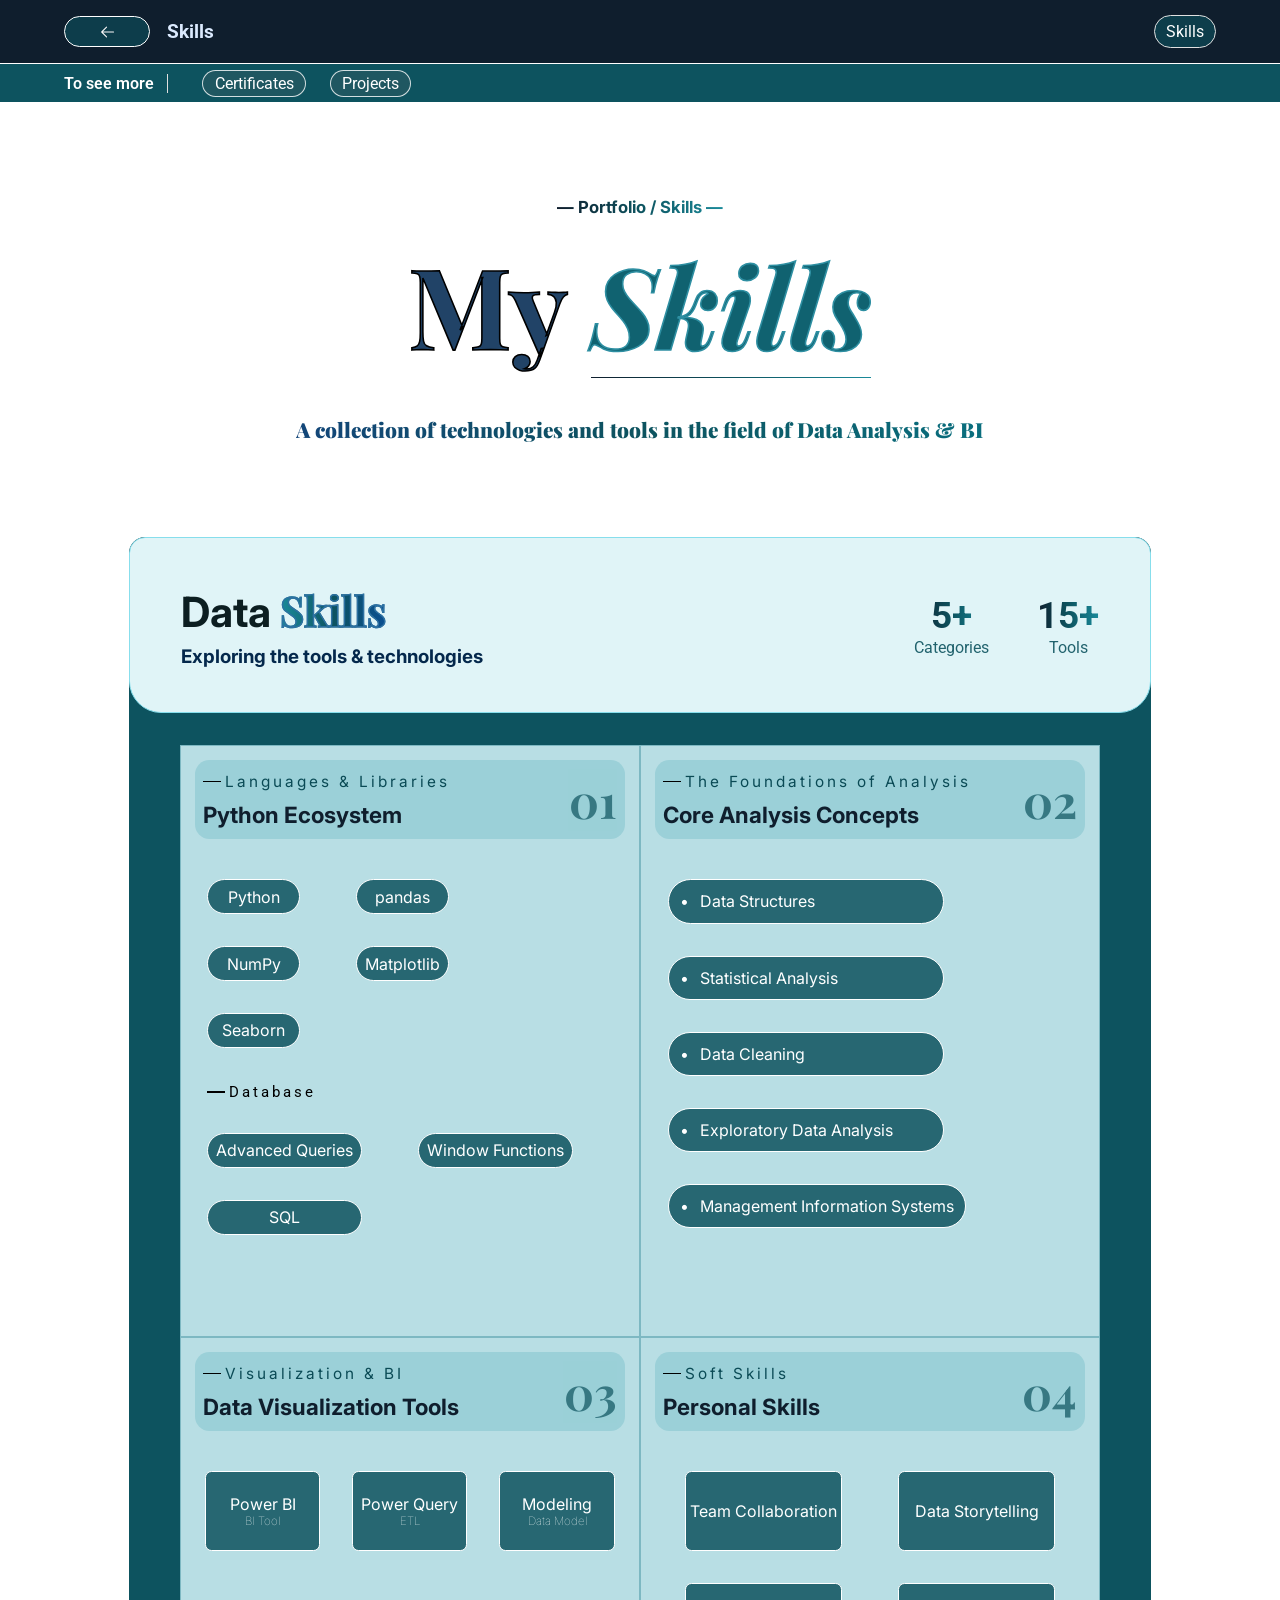
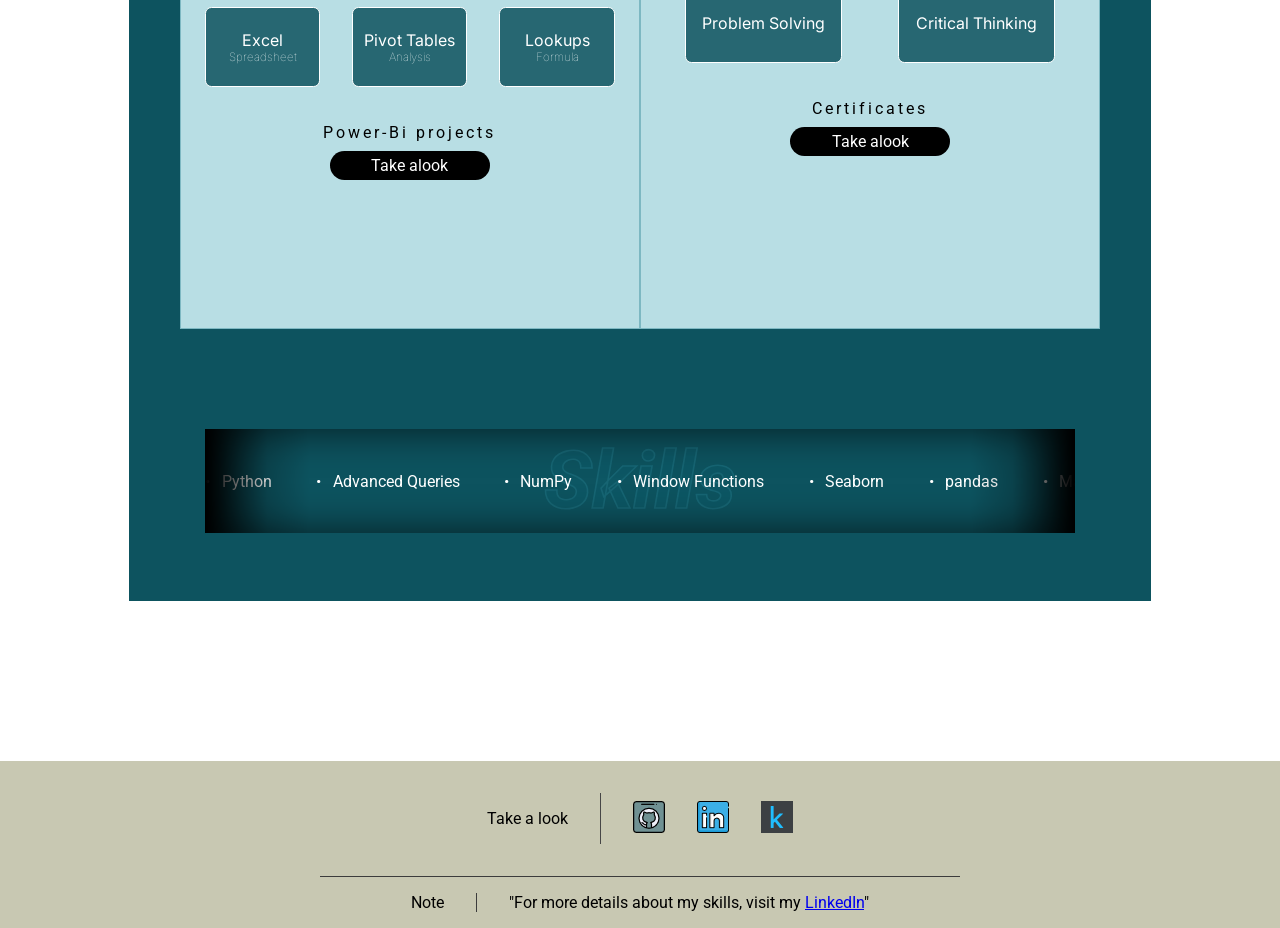
<file: Skills/skills.html>
<!DOCTYPE html>
<html lang="en">

<head>
  <link rel="preconnect" href="https://fonts.googleapis.com">
  <link rel="preconnect" href="https://fonts.gstatic.com" crossorigin>
  <link href="https://fonts.googleapis.com/css2?family=Playfair+Display:ital,wght@0,400..900;1,400..900&display=swap"
    rel="stylesheet">
  <link rel="preconnect" href="https://fonts.googleapis.com">
  <link rel="preconnect" href="https://fonts.gstatic.com" crossorigin>
  <link href="https://fonts.googleapis.com/css2?family=Roboto:ital,wght@0,100..900;1,100..900&display=swap"
    rel="stylesheet">
  <link rel="preconnect" href="https://fonts.googleapis.com">
  <link rel="preconnect" href="https://fonts.gstatic.com" crossorigin>
  <link
    href="https://fonts.googleapis.com/css2?family=Inter:ital,opsz,wght@0,14..32,100..900;1,14..32,100..900&display=swap"
    rel="stylesheet">


  <link rel="stylesheet" href="css/skills-general.css">
  <link rel="stylesheet" href="css/skills-header.css">
  <link rel="stylesheet" href="css/skills-style.css">
  <link rel="stylesheet" href="css/skills-animations.css">
  <link rel="stylesheet" href="css/skills-footer.css">
  <link rel="stylesheet" href="../assets/css/base.css">
  <link rel="stylesheet" href="../assets/css/keyframes.css">
  <meta charset="UTF-8">
  <meta name="viewport" content="width=device-width, initial-scale=1.0">
  <title>Skills</title>
</head>

<body>
  <header class="header" id="header">
    <div class="main-header">
      <div class="left-side">
        <a class="home-page-link" href="../index.html">
          <div class="home-page-container">
            <svg class="back-icon" xmlns="http://www.w3.org/2000/svg" width="24" height="24" fill="#fbf9f9"
              viewBox="0 0 256 256">
              <path
                d="M224,128a8,8,0,0,1-8,8H59.31l58.35,58.34a8,8,0,0,1-11.32,11.32l-72-72a8,8,0,0,1,0-11.32l72-72a8,8,0,0,1,11.32,11.32L59.31,120H216A8,8,0,0,1,224,128Z">
              </path>
            </svg>
            <span class="home-page-text">Home page</span>
          </div>
        </a>
        <p class="page-name">Skills</p>
      </div>
      <div class="right-side">
        <a class="skill-link-container" href="#public-skiils-contanier">
          <div class="skill-container">
            <span>Skills</span>
          </div>
          <img class="link-icons" src="../assets/icons/skiils-icon.png" alt="Courses icon">
        </a>
      </div>
    </div>
  </header>

  <div class="sup-header" id="sup-header">
    <p class="sup-header-text">To see more </p>
    <div class="buttons-container">
      <a class="Certificates-link-container sup-links" href="../Certificates/Certificates.html">
        <div class="Certificates-container buttons-div">
          <p class="sup-links-text">Certificates</p>
          <img class="link-icons" src="../assets/icons/cirtifiates-icon.png" alt="Projects icon">
        </div>
      </a>
      <a class="projects-link-container sup-links" href="../projects/projects.html">
        <div class="projects-container buttons-div">
          <p class="sup-links-text">Projects</p>
          <img class="link-icons" src="../assets/icons/projects-icon.png" alt="Skills icon">
        </div>
      </a>
    </div>
  </div>
  <main>
    <section class="intro-section">
      <div class="inner-intro-section">
        <div class="first-intro-part intro-parts">
          <p>— Portfolio / Skills — </p>
        </div>
        <div class="second-intro-part intro-parts">
          <h1>My <span>Skills</span></h1>
        </div>
        <div class="third-intro-part intro-parts">
          <p>A collection of technologies and tools in the field of Data Analysis & BI</p>
        </div>
      </div>
    </section>
    <section class="skills-section" id="skills-section">
      <div class="inner-skills-section">
        <div class="upper-inner-part">
          <div class="upper-left-side">
            <h2>Data <span>Skills</span></h2>
            <h3> Exploring the tools & technologies</h3>
          </div>
          <div class="upper-right-side">
            <div class="categories-container right-side-containers">
              <p class="categories-nums right-side-nums">5+</p>
              <p class="categories-text right-side-text">Categories</p>
            </div>
            <div class="tools-container right-side-containers">
              <p class="tools-nums right-side-nums">15+</p>
              <p class="tools-text right-side-text">Tools</p>
            </div>
          </div>
        </div>
        <div class="skills-container">
          <div class="skills-box-1 skills-box">
            <div class="title-box">
              <div class="right-side-title">
                <p class="title-description">Languages & Libraries</p>
                <p class="main-title-text">Python Ecosystem</p>
              </div>
              <div class="title-num-box">
                <p>01</p>
              </div>
            </div>
            <div class="python-content skills-content">
              <div class="python-tools content-parts">
                <div class="toole-box">
                  <p>Python</p>
                </div>
                <div class="toole-box">
                  <p>pandas</p>
                </div>
                <div class="toole-box">
                  <p>NumPy</p>
                </div>
                <div class="toole-box">
                  <p>Matplotlib</p>
                </div>
                <div class="toole-box">
                  <p>Seaborn</p>
                </div>

              </div>
              <div class="python-database content-parts">
                <div class="content-title-container">
                  <p>Database</p>
                </div>
                <div class="toole-box">
                  <p>
                    Advanced Queries</p>
                </div>
                <div class="toole-box">
                  <p>Window Functions</p>
                </div>
                <div class="toole-box">
                  <p>SQL</p>
                </div>
              </div>
            </div>
          </div>
          <div class="skills-box-2 skills-box">
            <div class="title-box">
              <div class="right-side-title">
                <p class="title-description">The Foundations of Analysis</p>
                <p class="main-title-text">Core Analysis Concepts</p>
              </div>
              <div class="title-num-box">
                <p>02</p>
              </div>
            </div>
            <div class="skills-content">
              <div class="Analysis-content content-parts">
                <div class="toole-box toole-box-1">
                  <p>Data Structures</p>
                </div>
                <div class="toole-box toole-box-2">
                  <p>Statistical Analysis</p>
                </div>
                <div class="toole-box toole-box-3">
                  <p>Data Cleaning</p>
                </div>
                <div class="toole-box toole-box-4">
                  <p>Exploratory Data Analysis</p>
                </div>
                <div class="toole-box toole-box-5">
                  <p>Management Information Systems</p>
                </div>

              </div>
            </div>
          </div>
          <div class="skills-box-3 skills-box">
            <div class="title-box">
              <div class="right-side-title">
                <p class="title-description">Visualization & BI</p>

                <p class="main-title-text">Data Visualization Tools</p>
              </div>
              <div class="title-num-box">
                <p>03</p>
              </div>
            </div>
            <div class="skills-content">
              <div class="Visualization-content content-parts">
                <div class="toole-box toole-box-1">
                  <p>Power BI</p>
                  <p class="toole-descripe">BI Tool</p>
                </div>
                <div class="toole-box toole-box-2">
                  <p>Power Query</p>
                  <p class="toole-descripe">ETL</p>
                </div>
                <div class="toole-box toole-box-3">
                  <p>Modeling</p>
                  <p class="toole-descripe">Data Model</p>
                </div>
                <div class="toole-box toole-box-4">
                  <p>Excel</p>
                  <p class="toole-descripe">Spreadsheet</p>
                </div>
                <div class="toole-box toole-box-5">
                  <p>Pivot Tables</p>
                  <p class="toole-descripe">Analysis</p>
                </div>
                <div class="toole-box toole-box-6">
                  <p>Lookups</p>
                  <p class="toole-descripe">Formula</p>
                </div>
              </div>
              <div class="project-part content-links-part">
                <p>Power-Bi projects</p>
                <a href="../projects/projects.html">
                  <div class="project-link-box part-link-container">
                    <p>Take alook</p>
                  </div>
                </a>

              </div>
            </div>
          </div>
          <div class="skills-box-4 skills-box">
            <div class="title-box">
              <div class="right-side-title">
                <p class="title-description">Soft Skills</p>
                <p class="main-title-text">Personal Skills</p>
              </div>
              <div class="title-num-box">
                <p>04</p>
              </div>
            </div>
            <div class="skills-content">
              <div class="soft-skills-content content-parts">
                <div class="toole-box toole-box-1">
                  <p>Team Collaboration</p>
                </div>
                <div class="toole-box toole-box-2">
                  <p>Data Storytelling</p>
                </div>
                <div class="toole-box toole-box-3">
                  <p>Problem Solving</p>
                </div>
                <div class="toole-box toole-box-4">
                  <p>Critical Thinking</p>
                </div>
              </div>
              <div class="Certificates-part content-links-part">
                <p>Certificates</p>
                <a href="../Certificates/Certificates.html">
                  <div class="Certificates-link-box part-link-container">
                    <p>Take alook</p>
                  </div>
                </a>
              </div>
            </div>
          </div>
        </div>

        <div class="public-skiils-contanier" id="public-skiils-contanier">
          <h4>Skills</h4>
          <div class="inner-skiils-contanier">
            <div class="skills-collection">
              <p>Python</p>
              <p>Advanced Queries</p>
              <p>NumPy</p>
              <p>Window Functions</p>
              <p>Seaborn</p>
              <p>pandas</p>
              <p>Matplotlib</p>
              <p>Data Structures</p>
              <p>SQL</p>
              <p>Statistical Analysis</p>
              <p>Data Cleaning</p>
              <p>Exploratory Data Analysis</p>
              <p>Management Information Systems (MIS)</p>
              <p>Power BI</p>
              <p>Modeling</p>
              <p>Excel</p>
              <p>Pivot Tables</p>
              <p>Lookups</p>
            </div>
            <div class="skills-collection" aria-hidden="true">
              <p>Python</p>
              <p>Advanced Queries</p>
              <p>NumPy</p>
              <p>Window Functions</p>
              <p>Seaborn</p>
              <p>pandas</p>
              <p>Matplotlib</p>
              <p>Data Structures</p>
              <p>SQL</p>
              <p>Statistical Analysis</p>
              <p>Data Cleaning</p>
              <p>Exploratory Data Analysis</p>
              <p>Management Information Systems (MIS)</p>
              <p>Power BI</p>
              <p>Modeling</p>
              <p>Excel</p>
              <p>Pivot Tables</p>
              <p>Lookups</p>
            </div>
          </div>
        </div>
      </div>
    </section>
  </main>
  <footer id="footer">
    <div class="inner-footer">
      <div class="first-footer-part">
        <div class="contact-footer-container">
          <p>Take a look</p>
        </div>
        <a href="https://github.com/hossam-ayman72" target="_blank" rel="noopener noreferrer"><img
            class="github-footer-icon first-footer-part-icons" src="../assets/icons/github-icon-footer-cert.png"
            alt=""></a>
        <a href="https://www.linkedin.com/in/hossam-ayman-841728368?utm_source=share_via&utm_content=profile&utm_medium=member_android"
          target="_blank" rel="noopener noreferrer"><img class="linkedin-footer-icon first-footer-part-icons"
            src="../assets/icons/linkedin-icon-footer-cert.png" alt=""></a>
        <a href="https://www.kaggle.com/hosamyy" target="_blank" rel="noopener noreferrer"><img
            class="kaggle-footer-icon first-footer-part-icons" src="../assets/icons/kaggle-icon-footer.jpg" alt=""></a>
      </div>
      <div class="last-footer-part">
        <div class="note-container">
          <p>Note</p>
        </div>
       <p>"For more details about my skills, visit my <a  href="https://www.linkedin.com/in/hossam-ayman-841728368?utm_source=share_via&utm_content=profile&utm_medium=member_android" target="_blank">LinkedIn</a>"</p>
      </div>
    </div>

  </footer>
</body>

</html>
</file>
<file: assets/css/base.css>
﻿:root {
  --accent-blue: rgb(0, 113, 227);
  --font-heading: "Inter", Roboto, Arial, Helvetica, sans-serif;
  --font-body: Roboto, Arial, Helvetica, sans-serif;
}

*,
*::before,
*::after {
  box-sizing: border-box;
}

html {
  scroll-behavior: smooth;
}

body {
  margin: 0;
  padding-top: 4rem;
  font-family:Roboto, Arial, Helvetica, sans-serif ;
  min-height: 100dvh;
}

a:focus-visible {
  outline: 2px solid var(--accent-blue);
  outline-offset: 2px;
}

header{
  position: fixed;
  width: 100%;
}
</file>
<file: assets/css/floating-button.css>
.floating-button {
  position: fixed;
  right: 1.5%;
  bottom: 4%;
  z-index: 1001;
  background-color: #1e3a5f;
  padding: 0.3rem;
  border-radius: 999px;
  transition:
    transform 0.2s ease,
    opacity 0.2s ease;
}

.floating-button:hover {
  transform: scale(1.03);
  opacity: 0.94;
}

.inner-floating-button {
  display: flex;
  align-items: center;
  justify-content: center;
  padding: 0.45rem;
  border: 0.1rem solid #ffffff;
  border-radius: 999px;
}

@media (max-width: 480px) {
  .floating-button {
    padding: 0.2rem;
  }

  .inner-floating-button {
    padding: 0.3rem;
  }

  .certificates-page .inner-floating-button {
    padding: 0.2rem;
  }
}
</file>
<file: home-page/css/main-style-home-page.css>
﻿body {
  font-family: "Segoe UI", Tahoma, Geneva, Verdana, sans-serif;
}
.hero-section {
  min-height: 100vh;
  width: 100%;
  background-color: #ffffff;
  border-bottom: 1px solid rgba(148, 158, 159, 0.6);
  display: flex;
  align-items: center;
  padding-right: 5%;
  padding-left: 5%;
}

main {
  display: block;
}

.hero-content {
  position: relative;
  display: flex;
  align-items: center;
  justify-content: space-between;
  width: 100%;
  height: 100%;
  top: -4rem;
}
.main-image {
  position: relative;
  top: 2rem;
  width: 40%;
}

.intro-div {
  position: relative;
  display: flex;
  flex-direction: column;
  align-items: start;
  gap: 1rem;
}

.intro-div p,
h1 {
  margin: 0;
}

.nav-bar ul {
  display: flex;
  gap: 4.4rem;
  background-color: rgb(215, 249, 255);
  padding: 1rem;
  list-style: none;
  font-weight: 500;
  font-family: var(--font-heading);
  min-width: fit-content;
}

.nav-bar a {
  position: relative;
  display: flex;
  text-decoration: none;
  color: black;
  font-size: clamp(0.9rem, 1.1vw, 1.05rem);
  padding: clamp(0.4rem, 1vh, 0.7rem) clamp(0.3rem, 0.8vw, 0.6rem);
  transition: all 0.2s ease;
}

.nav-bar a::before {
  content: "";
  height: 0.2rem;
  width: 0;
  position: absolute;
  left: 0;
  bottom: 0;
  background: linear-gradient(to right, #a8d8ff, #4da6ff, #0057d9, #001f5b);
  z-index: 1;
  transition: width 0.3s ease;
}
.nav-bar a:hover:before {
  width: 100%;
}

.intro-text {
  display: flex;
  flex-direction: column;
  font-family: var(--font-heading);
  gap: 1rem;
}

.first-line {
  font-size: clamp(1.75rem, 3vw, 3rem);
  color: #3a6a95;
  margin-bottom: 0;
}
.second-line {
  margin-top: 1rem;
  font-size: clamp(1.5rem, 2.6vw, 2rem);
  color: #0cc0df;
}

.about-link {
  display: inline-block;
  text-decoration: none;
  color: #ffffff;
  background-color: var(--accent-blue);
  padding: 0.5rem 0.7rem;
  margin-top: 0.35rem;
  transition: all 0.2s ease-in;
  border-radius: 1.5rem;
  font-size: clamp(0.88rem, 0.9vw, 1.1rem);
  cursor: pointer;
  border: 2px solid transparent;
}

.about-link:hover {
  background-color: #ffffff;
  color: var(--accent-blue);
  border: 2px solid var(--accent-blue);
}

.about-section {
  min-height: 90vh;
  width: 100%;
  display: flex;
  flex-direction: column;
  align-items: center;
  justify-content: center;
  scroll-margin-top: 1rem;
}

h2,
h5 {
  position: relative;
  top: 2rem;
  text-align: center;
  font-family: var(--font-heading);
  font-size: clamp(1.4rem, 1.8vw, 2rem);
  color: #52abbd;
}

.info-container {
  width: calc(70vw + 4rem);
  display: flex;
  flex-direction: column;
  align-items: center;
  margin-top: 4rem;
  gap: 2rem;
}

.inner-info-container {
  margin: 0;
  width: 100%;
  display: flex;
  align-items: center;
  justify-content: space-between;
  gap: 4rem;
}
.info-details {
  position: relative;
  top: 0;
  display: flex;
  flex-direction: column;
  border-radius: 20px;
  filter: drop-shadow(1px 1px 5px rgb(1, 1, 1, 0.4));
  background-color: white;
  padding: clamp(0.8rem, 1vh, 1.4rem) clamp(0.8rem, 1.1vw, 1.4rem);
  height: 50vh;
  transition:
    all 0.1s ease-in,
    border-radius 0.2s ease-in;
  width: 35vw;
}

.info-details::after{
  content: "";
  position: absolute;
  height: 100%;
  width: 0;
  top: 0;
  left: 0;
  background:  #e8efef ;
  transition: width 0.2s ease-in;
  z-index: -1;
}
.info-details:hover::after{
  width: 100%;
}

.info-details:hover{
  transform: scale(1.04);
}
.info-details:hover .first-about-text,
.info-details:hover .text-titles,
.info-details:hover .info-details,
.info-details:hover .titles {
  color: black;
}
.parts {
  display: flex;
  flex-direction: column;
  margin-bottom: 1.5rem;
  border-bottom: 2px solid gray;
}
.part-three {
  border-bottom: none;
}
.titles,
.text-titles {
  font-family: var(--font-heading);
  font-weight: 700;
  margin: 0 0 0.6rem;
  font-size: clamp(1.1rem, 1.5vw, 1.9rem);
  color: rgb(122, 122, 122);
}

.details,
.main-text {
  font-size: clamp(0.9rem, 1.1vw, 1.2rem);
  font-family: var(--font-body);
}
.main-about-container {
  position: relative;
  width: 100%;
  display: flex;
  flex-direction: column;
  align-items: center;
  gap: 1.5rem;
}


.first-about-part {
  width: 97%;
  height: auto;
}



.second-about-part {
  margin-top: 1.5rem;
}

.first-about-text {
  margin: 0;
  font-size: clamp(0.9rem, 1.1vw, 1.2rem);
  font-family: var(--font-body);
  line-height: 2rem;
  color: rgb(54, 54, 54);
}
.info-details-2 {
  display: flex;
  flex-direction: column;
  justify-content: center;
}

.main-title {
  border-bottom: 2px solid gray;
  padding-bottom: 0.5rem;
}

.contact-section {
  position: relative;
  font-size: clamp(0.9rem, 1.1vw, 1.2rem);
  width: 100%;
  display: flex;
  flex-direction: column;
  align-items: center;
  scroll-margin-top: 2rem;
}

.accounts-container {
  display: flex;
  flex-direction: column;
  align-items: center;
  justify-content: center;
  gap: clamp(1.5rem, 5vw, 6rem);
  padding: 0 clamp(0.75rem, 8vw, 15%);
  padding-bottom: clamp(2rem, 6vw, 10%);
}

h5 {
  position: relative;
  top: 20%;
  font-size: 2rem;
  font-family: var(--font-heading);
}

.accounts-parts {
  display: flex;
  justify-content: center;
  flex-wrap: wrap;
  gap: clamp(1.8rem, 6vw, 7rem);
}

.accounts {
  display: flex;
  flex-direction: column;
  align-items: center;
  justify-content: center;
  gap: 0.75rem;
  padding: clamp(1.5rem, 1.7vw, 2rem) clamp(4.8rem, 5.3vw, 5.8rem);
  background-color: #ffffff;
  border-radius: clamp(0.6rem, 1.1vw, 0.9375rem);
  position: relative;
  font-size: clamp(0.85rem, 1vw, 1rem);
  font-weight: 500;
  text-align: center;
  color: #242424;
  transition: all 0.2s ease-in;
  box-shadow: 4px 4px 4px 2px rgba(0, 0, 0, 0.5);
  font-family: var(--font-body);

}

.box-content {
  position: relative;
  top: 21%;
}
.accounts:hover .accounts-icon,
.accounts:hover {
  transform: translateY(-0.2rem) scale(1.04);
}

.accounts-icon {
  width: clamp(3rem, 3.5vw, 3.9rem);
  position: absolute;
  top: 2%;
  transition: all 0.2s ease-in;
  
}

.account-type {
  margin: 0;
  font-size: clamp(1rem, 1.2vw, 1.1rem);
  font-weight: 700;
  letter-spacing: 0.02em;
}

.account-text {
  margin: 0;
  max-width: 29ch;
  line-height: 1.55;
  color: inherit;
  font-size: clamp(0.9rem, 1vw, 1rem);
}
.accounts {
  position: relative;
}
.linkedin-account::after {
  content: "";
  background: linear-gradient(to top, #004471, #0077B5, #00A0DC, #80d0f0);
  position: absolute;
  bottom: 0;
  width: 100%;
  height: 0;
  border-radius: clamp(0.6rem, 1.1vw, 0.9375rem);
  transition: height 0.2s ease-in-out;
  z-index: -1;
  overflow: none;
}

.linkedin-account:hover:after {
  height: 100%;
}

.whatsapp-account::after {
  content: "";
  background: linear-gradient(to top, #075e54, #128c7e, #25d366, #dcf8c6);
  position: absolute;
  bottom: 0;
  width: 100%;
  height: 0;
  border-radius: clamp(0.6rem, 1.1vw, 0.9375rem);
  transition: height 0.2s ease-in-out;
  z-index: -1;
  overflow: none;
}

.whatsapp-account:hover:after {
  height: 100%;
}

.github-account::after {
  content: "";
  background: linear-gradient(to top, #1c1c1c, #2d2d2d, #b0b0b0, #e8e8e8);
  position: absolute;
  bottom: 0;
  width: 100%;
  height: 0;
  border-radius: clamp(0.6rem, 1.1vw, 0.9375rem);
  transition: height 0.2s ease-in-out;
  z-index: -1;
  overflow: none;
}

.github-account:hover:after {
  height: 100%;
}
.email-account::after {
  content: "";
  background: linear-gradient(
    to top,
    #313032,
    #ff8c42,
    #fbbc05,
    #fff9c4,
    #ffffff
  );
  position: absolute;
  bottom: 0;
  width: 100%;
  height: 0;
  border-radius: clamp(0.6rem, 1.1vw, 0.9375rem);
  transition: height 0.2s ease-in-out;
  z-index: -1;
  overflow: none;
}

.email-account:hover:after {
  height: 100%;
}

.links {
  text-decoration: none;
  color: white;
  padding: clamp(0.4rem, 0.5vw, 0.8rem) clamp(1.2rem, 1.6vw, 2rem);
  background-color: #3a6a95;
  font-size: clamp(0.9rem, 1vw, 1.1rem);
  border-radius: 20px;
  opacity: 0;
  transition: all 0.2s ease-in-out;
  border: 1px solid white;
  margin-top: clamp(13%, 14%, 15%);
}
.links:hover {
  transform: scale(1.03);
}
.accounts:hover .links {
  opacity: 1;
}

.accounts:hover .accounts-icon {
  top: -23px;
}

.whatsapp-link {
  background-color: rgb(81, 131, 2);
  border: 1px solid white;
}

.linkedin-link {
  background-color: rgb(11, 73, 135);
  border: 1px solid white;
}

.github-link {
  background-color: rgb(169, 169, 169);
  border: 2px solid rgb(48, 48, 48);
  color: rgb(0, 0, 0);
}

.email-link {
  background-color: rgb(154, 105, 27);
  border: 1px solid white;
}

@media (max-width: 480px) {
  .main-image {
    display: none;
  }

  .hero-content {
    justify-content: center;
  }

  .intro-div {
    align-items: center;
    left: 0;
  }
  .intro-text {
    align-items: center;
  }

}

@media (min-width: 480.1px) and (max-width: 700px) {
  .main-image {
    display: none;
  }

  .hero-content {
    justify-content: center;
  }

  .intro-div {
    align-items: center;
    left: 0;
  }
  .intro-text {
    align-items: center;
  }
  .accounts-parts {
    gap: 2.5rem;
  }

  .accounts-container {
    gap: 2.5rem;
  }
}

@media (min-width: 700.1px) and (max-width: 1030px) {
  .accounts-parts {
    flex-wrap: nowrap;
  }

  main .hero-section {
    min-height: 80vh;
  }
}
</file>
<file: home-page/css/footer-home-page.css>
﻿p {
  margin: 0;
}
footer {
  position: relative;
  margin-top: auto;
  width: 100%;
}
.footer-content {
  font-family: var(--font-body);
  padding-top: 0.3rem;
  width: 100%;
  font-size: clamp(0.85rem, 1vw, 1.2rem);
  color: rgb(91, 91, 91);
  background-color: rgb(200, 200, 178);
  border-top: 2px solid rgb(185, 183, 183);
  display: flex;
  flex-direction: column;
  align-items: center;
}

.web-type-box {
  display: flex;
  align-items: center;
  justify-content: center;
  flex-wrap: wrap;
  width: 80%;
  padding: 1rem;
  border-bottom: 2px solid rgb(137, 137, 137);
  column-gap: 2rem;
  row-gap: 1rem;
}
.dev-side {
  padding: clamp(1rem, 1.2rem, 1.3rem) 0;
  display: flex;
  align-items: center;
  justify-content: space-around;
  width: 70%;
  font-family: var(--font-body);
}
.accounts-div {
  display: flex;
  align-items: center;
  gap: 2rem;
}
.image-container {
  height: fit-content;
  width: fit-content;
}

.accounts-img {
  width: clamp(1.5rem, 1.8vw, 2rem);
  transition: all 0.2s ease-in-out;
}

.accounts-img:hover {
  transform: scale(1.1);
}

@media (max-width: 480px) {
  .accounts-div {
    display: flex;
    align-items: center;
    gap: 1rem;
  }

  .dev-side{
    gap: 2rem;
  }
}
</file>
<file: home-page/css/header-home-page.css>
﻿.header {
  display: flex;
  flex-direction: column;
  align-items: center;
  position: fixed;
  top: 0;
  left: 0;
  right: 0;
  z-index: 1000;
}

.main-header {
  display: flex;
  align-items: center;
  justify-content: space-between;
  position: fixed;
  top: 0;
  right: 0;
  left: 0;
  background-color: #e7f8ff;
  height: 3.4375rem;
  padding: 0 5%;
  max-width: 100%;
  
}

.profile-side {
  display: flex;
  gap: 1.0625rem;

  align-items: center;
  
}

.profile-name {
  font-family: var(--font-heading);
  font-weight: 700;
  text-wrap: nowrap;
  color: black;
}

.profile-name-link{
  text-decoration: none;
  position: relative;
  padding-bottom: 0.2rem;
}

.profile-name-link::before{
  content: "";
  position: absolute;
  left: 0;
  bottom: 0;
  width: 0;
  height: 0.2rem;
  background: linear-gradient(to right, #a8d8ff, #4da6ff, #0057d9, #001f5b);
  transition: width 0.2s ease-in;
}


.profile-name-link:hover::before{
  width: 100%;
}

.profile-image {
  width: 1.875rem;
  transition: transform 0.2s ease;
}

.profile-icon-container {
  position: relative;
  display: flex;
  flex-direction: column;
  align-items: center;
}

.profile-tooltip-container {
  position: absolute;
  display: flex;
  align-items: center;
  background-color: #c4c4c4;
  padding: 0.1875rem 0.625rem 0.1875rem 0;

  border-radius: 0.1875rem;

  text-wrap: nowrap;
  top: 2.5rem;

  pointer-events: none;
  opacity: 0;
  transition: opacity 0.2s ease-in-out;
}

.profile-icon-container:hover .profile-tooltip-container {
  opacity: 1;
}

.profile-icon-container:hover .profile-image {
  transform: scale(1.1);
}

.profile-tooltip-text {
  font-size: 0.8125rem;

  font-weight: 500;
  font-family: var(--font-body);
}

.Necktie-icon {
  width: 1.875rem;

  height: 1.5625rem;

  margin: 0;
}

.right-side {
  display: flex;
  gap: 1.0625rem;

  align-items: center;
  
}

.Follow-link {
  text-decoration: none;
  color: var(--accent-blue);
  font-family: var(--font-heading);
  background-color: rgba(255, 255, 255, 0.9);
  padding: 0.4em 0.8125rem;
  border-radius: 1.25rem;
  border: 0.125rem solid var(--accent-blue);
  transition: all 0.2s ease-in;
  text-wrap: nowrap;
}

.Follow-link:hover {
  background-color: var(--accent-blue);
  color: white;
}

.Follow-icon-container {
  position: relative;
  display: flex;
  align-items: center;
  flex-direction: column;
  transition: opacity 0.2s ease-in-out;
}

.Follow-icon {
  width: 1.875rem;
}

.Follow-tooltip {
  position: absolute;
  top: 2.5rem;
  text-wrap: nowrap;
  background-color: #dcdcdc;
  color: rgb(9, 88, 172);
  padding: 0.2rem;
  font-size: 0.8em;
  font-family: var(--font-body);
  font-weight: 500;
  border-radius: 0.25rem;
  opacity: 0;
  transition: opacity 0.2s ease-in-out;
  pointer-events: none;
}

.Follow-icon-container:hover .Follow-tooltip {
  opacity: 1;
}

.Follow-icon-container:hover .Follow-icon {
  opacity: 0.8;
}

.Follow-link-icon {
  margin-top: 0.3125rem;
  text-align: center;
}


@media (max-width: 480px) {
  .profile-image{
    display: none;
  }
}
</file>
<file: assets/css/keyframes.css>
@keyframes fadeInDown {
  0% {
    opacity: 0;
    transform: translateY(-1.875rem);
  }
  100% {
    opacity: 1;
    transform: translateY(0);
  }
}

@keyframes fadeInLeft {
  0% {
    opacity: 0;
    transform: translateX(-3.125rem);
  }
  100% {
    opacity: 1;
    transform: translateX(0);
  }
}

@keyframes fadeInRight {
  0% {
    opacity: 0;
    transform: translateX(3.125rem);
  }
  100% {
    opacity: 1;
    transform: translateX(0);
  }
}

@keyframes fadeInUp {
  0% {
    opacity: 0;
    transform: translateY(1.875rem);
  }
  100% {
    opacity: 1;
    transform: translateY(0);
  }
}

@keyframes scaleIn {
  0% {
    opacity: 0;
    transform: scale(0.85);
  }
  100% {
    opacity: 1;
    transform: scale(1);
  }
}

@keyframes appear {
  0% {
    opacity: 0;
    transform: scale(0.8);
  }
  100% {
    opacity: 1;
    transform: scale(1);
  }
}

@keyframes dowen-appear {
  0% {
    bottom: 10%;
    scale: 0.7;
    opacity: 0.5;
  }

  50% {
    bottom: -30%;
    scale: 0.9;
    opacity: 0.8;
  }

  100% {
    bottom: -60%;
    scale: 1;
    opacity: 1;
  }
}


@keyframes spin {
  from {
    translate: 0;
  }

  to {
    translate: -100%;
  }
}
</file>
<file: home-page/css/animations-home-page.css>
﻿
.main-header {
  animation: fadeInDown 0.6s ease-out ;
}

.profile-name{
  animation: fadeInLeft 1s ease-out;
}
.profile-icon-container{
  animation: fadeInLeft 0.7s ease-out;
}
.right-side{
  animation: fadeInRight 0.7s ease-out 
}

.Follow-icon-container {
  animation: fadeInRight 0.9s ease-out ;
}
.hero-content {
  animation: fadeInUp 0.8s ease-out ;
}
.category{
  animation: fadeInUp 0.6s ease-out ;
}
.first-line {
  animation: fadeInUp 0.9s ease-out ;
}
.second-line {
  animation: fadeInUp 1.2s ease-out ;
}
.about-link {
  animation: fadeInUp 1.5s ease-out ;
  
}



.info-details,
h2,
.logo,
.accounts-container,
h5 {
  animation: appear linear;
  animation-timeline: view();
  animation-range: entry 0 cover 35%;
}
</file>
<file: home-page/css/base.css>
﻿:root {
  --accent-blue: rgb(0, 113, 227);
  --font-heading: "Inter", Roboto, Arial, Helvetica, sans-serif;
  --font-body: Roboto, Arial, Helvetica, sans-serif;
}

*,
*::before,
*::after {
  box-sizing: border-box;
}

html {
  scroll-behavior: smooth;
}

body {
  margin: 0;
  padding-top: 4rem;
}

a:focus-visible {
  outline: 2px solid var(--accent-blue);
  outline-offset: 2px;
}

header{
  position: fixed;
  width: 100%;
}
</file>
<file: Certificates/css/Certificates-footer.css>
﻿footer {
  margin-top: auto;
}

.inner-footer{
  width: 100%;
  background-color: black;
  background-color: rgb(200, 200, 178);
  display: flex;
  align-items: center;
  justify-content: center;
  flex-direction: column;
}

.first-footer-part {
  padding: 2rem 0 2rem 0;
  display: flex;
  align-items: center;
  justify-content: center;
  gap: 5%;
  width: 50%;
  border-bottom: 0.1rem solid rgb(60, 60, 60);
}

.first-footer-part p {
  text-wrap: nowrap;
}

.first-footer-part-icons {
  width: 2rem;
}

.first-footer-part-icons:hover {
  transform: scale(1.1);
}
.contact-footer-container {
  border-right: 0.1rem solid rgb(70, 70, 70);
  padding-right: 2rem;
}

.last-footer-part {
  display: flex;
  align-items: center;
  justify-content: center;
  width: 50%;
  gap: 5%;
}

.note-container {
  padding-right: 2rem;
  border-right: 0.1rem solid rgb(60, 60, 60);
}

.note-container p {
  margin-top: 0;
  margin-bottom: 0;
}
@media (max-width: 480px) {
  .first-footer-part{
    gap: 15%;
  }
  .first-footer-part p {
    text-wrap: wrap;
  }
}
</file>
<file: Certificates/css/Certificates-anemations.css>
@keyframes certificateAppear {
  0% {
    opacity: 0;
    scale: 0.8;
  }

  50% {
    opacity: 0.5;
    scale: 0.9;
  }

  100% {
    opacity: 1;
    scale: 1;
  }
}

.home-page-link {
  animation: fadeInLeft 0.8s ease-in-out;
}

.page-name{
  animation: fadeInLeft 1.2s ease-in-out;
}
.sup-header-text {
  animation: fadeInLeft 0.6s ease-in-out;
}

.projects-link-container {
  animation: fadeInLeft 0.8s ease-in-out;
}

.skills-link-container {
  animation: fadeInLeft 1.4s ease-in-out;
}

.intro-container {
  animation: fadeInDown 0.7s ease-in-out;
}

h1 {
  animation: fadeInLeft 1.2s ease-in-out;
}

.box-description {
  animation: fadeInLeft 1.4s ease-in-out;
}

.course-container {
  animation: fadeInRight 1.4s ease-in-out;
}

.public-certificates {
  animation: certificateAppear linear;
  animation-timeline: view();
  animation-range: entry 0 cover 30%;
}

.Signature p,
.Verification-container {
  animation: fadeInUp 1.2s ease-in-out;
}

.certificates-box {
  animation: fadeInUp 0.9s ease-in-out;
}

.power-bi-box {
  animation: fadeInUp 0.4s ease-in-out;
}

.tableau-logo-box {
  animation: fadeInUp 0.7s ease-in-out;
}

.excel-logo-box {
  animation: fadeInUp 1s ease-in-out;
}

.python-logo-box {
  animation: fadeInUp 1.3s ease-in-out;
}

.sql-logo-box {
  animation: fadeInUp 1.6s ease-in-out;
}

.google-Spreadsheets-logo {
  animation: fadeInUp 1.9s ease-in-out;
}

.coursera-course-container {
  animation: fadeInRight 0.6s ease-in-out;
}

.amit-course-container {
  animation: fadeInRight 1s ease-in-out;
}

.sprints-course-container {
  animation: fadeInRight 1.4s ease-in-out;
}

.cisco-course-container {
  animation: fadeInRight 1.8s ease-in-out;
}

h3 {
  animation: fadeInUp 0.6s ease-in-out;
}

.amit-learning-journey {
  animation: fadeInUp 0.8s ease-in-out;
}

.sprints-learning-journey {
  animation: fadeInUp 1.1s ease-in-out;
}

.cisco-learning-journey {
  animation: fadeInUp 1.4s ease-in-out;
}

.google-learning-journey {
  animation: fadeInUp 1.7s ease-in-out;
}

.year-box {
  animation: fadeInUp 2s ease-in-out;
}

.logo-box:hover .logo-tooltip {
  animation: dowen-appear 0.2s linear;
}
</file>
<file: Certificates/css/Certificates-general.css>
body {
  padding-top: 4rem;
  min-height: 100vh;
  font-family: Roboto, Arial, "Segoe UI", Tahoma, Geneva, Verdana, sans-serif;
  background-color: #ddeaff;
}
</file>
<file: Certificates/css/Certificates-header.css>
﻿.header {
  display: flex;
  flex-direction: column;
  align-items: center;
  position: fixed;
  top: 0;
  left: 0;
  right: 0;
  z-index: 1000;
  animation: fadeInDown 0.6s ease-out both;
  padding: 0 6%;
}

.main-header {
  display: flex;
  align-items: center;
  justify-content: space-between;
  position: fixed;
  top: 0;
  right: 0;
  left: 0;
  background-color: #1e3a5f;
  height: 4rem;
  padding: 0 5%;
  max-width: 100%;
  border-bottom: 0.1rem solid white;
}

.left-side {
  display: flex;
  gap: 1.0625rem;
  align-items: center;
  animation: fadeInLeft 0.7s ease-out 0.2s both;
}

.home-page-container {
  display: flex;
  align-items: center;
  justify-content: center;
  padding: clamp(0.1rem, 0.2vw, 0.3rem);
  font-size: clamp(0.7rem, 0.8vw, 1.1rem);
  font-family: var(--font-body);
  background-color: rgba(255, 255, 255, 0.2);
  color: #ffffff;
  border-radius: 20px;
  border: 0.1rem solid rgb(255, 255, 255);
  gap: 0.3rem;
  cursor: pointer;
  text-wrap: nowrap;
  transition: all 0.2s ease-in;
}

.home-page-container:hover .back-icon {
  left: 0;
}

.home-page-container:hover {
  padding: clamp(0.2rem, 0.2vw, 0.5rem) clamp(0.4rem, 0.5vw, 0.8rem) clamp(0.2rem, 0.2vw, 0.5rem) clamp(0.3rem, 0.3vw, 0.5rem);
}

.home-page-container:hover .home-page-text {
  opacity: 1;
}

.home-page-link {
  display: inline-block;
  text-decoration: none;
}

.home-page-text {
  color: #ffffff;
  opacity: 0;
  transition: all 0.3s ease-in;
}

.back-icon {
  position: relative;
  width: clamp(1.078rem, 1.17777vw, 1.3rem);
  left: 40%;
  transition: all 0.2s ease-in;
}

.page-name {
  font-family: var(--font-heading);
  font-size: 1.2rem;
  font-weight: 700;
  text-wrap: nowrap;
  color: #dbeafe;
}

.right-side {
  display: flex;
  align-items: center;
  gap: 1.0625rem;
  animation: fadeInRight 0.7s ease-out 0.4s both;
}

.tools-link-container,
.learning-link-container {
  position: relative;
  display: flex;
  align-items: center;
  text-decoration: none;
  color: #ffffff;
  font-family: var(--font-heading);
  background-color: rgba(219, 234, 254, 0.2);
  padding: 0.4em 0.7rem;
  border-radius: 1.25rem;
  border: 0.1rem solid rgb(225, 225, 225);
  transition: all 0.2s ease-in;
  text-wrap: nowrap;
  gap: 0.6rem;
}

.tools-link-container:hover .tools-icon,
.learning-link-container:hover .learning-icon {
  right: 0.1rem;
  opacity: 1;
}

.tools-link-container:hover,
.learning-link-container:hover {
  padding-right: 2rem;
}

.tools-icon,
.learning-icon {
  position: absolute;
  right: 1.35rem;
  width: clamp(1.6rem, 2vw, 2.5rem);
  opacity: 0;
  transition: all 0.3s ease;
}

.sup-header {
  display: flex;
  align-items: center;
  background-color: #a6c9f8;
  position: relative;
  left: 0;
  right: 0;
  gap: 3%;
  height: 2.4rem;
  padding: 0 5%;
  animation: fadeInDown 0.6s ease-out both;
  font-family: Roboto, Arial, Helvetica, sans-serif;
  color: #1a3353;
}

.sup-header-text {
  font-weight: 600;
  border-right: 0.1rem solid #565656;
  padding-right: 0.8rem;
  text-wrap: nowrap;
}

.buttons-container {
  display: flex;
  align-items: center;
  gap: 1.5rem;
}

.buttons-div {
  display: flex;
  align-items: center;
}

.sup-links {
  position: relative;
  display: flex;
  align-items: center;
  text-decoration: none;
  background-color: rgba(0, 72, 166, 0.3);
  border: 0.1rem solid rgba(30, 58, 95, 0.8);
  padding: 0.2rem 0.7rem;
  border-radius: 20px;
  color: #ffffff;
  transition: all 0.2s ease-in;
  text-wrap: nowrap;
}

.sup-links:hover {
  padding-right: 2.5rem;
}

.sup-links:hover .link-icons {
  right: 8%;
  opacity: 1;
}

.sup-links-text {
  margin: 0;
  transition: all 0.3s ease-in;
}

.link-icons {
  position: absolute;
  right: 25%;
  width: 1.4rem;
  opacity: 0;
  transition: all 0.3s ease;
}
@media (max-width: 700px) {


  .tools-link-container,
  .learning-link-container {
    font-size: 0.8rem;
  }

  .sup-header {
    gap: 0.5rem;
    padding: 0 2%;
  }

  .buttons-container {
    gap: 1rem;
  }

  .sup-header-text {
    font-size: 0.85rem;
    padding-right: 0.4rem;
  }

  .sup-links {
    padding: 0.2rem 0.4rem;
  }

  .sup-links-text {
    font-size: 0.85rem;
  }

  .left-side {
    gap: 0.5rem;
  }

  .page-name {
    font-size: 1rem;
  }

  .main-header {
    padding: 0 2%;
  }
}
</file>
<file: Certificates/css/Certificates-style.css>
.certificate-display {
  height: clamp(35rem, 50vh, 41rem);
  width: clamp(30rem, 60vw, 53rem);
  position: fixed;
  z-index: 2000;
  top: 12%;
  left: 20%;
  background-color: rgba(37, 89, 158, 0.5);
  margin: 0 auto;
  display: none;
  border-radius: clamp(0.5rem, 0.9rem, 0.9rem);
}

.certificate-display-image {
  position: absolute;
  left: 5%;
  top: 5%;
  width: 90%;
  min-width: 0;
  height: 90%;
}

.certificate-display-image-amit {
  width: 90%;
}

.certificate-display:target {
  display: flex;
}

.close-link {
  text-decoration: none;
  font-size: 1.2rem;
  right: 0.4rem;
  position: absolute;
  top: 0.4rem;
  font-family: "Inter", Roboto, Arial, Helvetica, sans-serif;
  background-color: white;
  padding: 0.1rem 0.4rem;
  border-radius: 40px;
  color: black;

}

main {
  width: 100%;
}

.intro-section {
  position: relative;
  width: 100%;
  min-height: 40vh;
  display: flex;
  justify-content: center;
  padding: 5rem clamp(1rem, 6vw, 6%) 2rem;
}

.last-phrase {
  position: absolute;
  bottom: 0;
  left: 14%;
  font-family: "Sora", Arial, Helvetica, sans-serif;
  color: #1e3a5f;
}

.intro-container {
  width: 100%;
  max-width: 70rem;
  padding: clamp(1.25rem, 3vw, 2rem) clamp(1rem, 3.5vw, 2.5rem);
  background-color: #ffffff;
  border-radius: 20px;
  box-shadow: 3px 2px 12px rgba(9, 9, 9, 0.18);
  display: flex;
  align-items: center;
  justify-content: space-between;
  flex-wrap: wrap;
  gap: 1rem;
}

.left-side-intro {
  display: flex;
  flex-direction: column;
  justify-content: center;
  line-height: 1.5;
  margin-right: 2rem;
}

h1 {
  color: #1e3a5f;
  font-family: "Sora", sans-serif;
  margin: 0;
  font-size: clamp(1.8rem, 3vw, 2.1rem);
}

.box-description {
  margin: 0;
  font-weight: 700;
  font-family: Roboto, Arial, Helvetica, sans-serif;
  color: rgba(24, 81, 137, 0.9);
}

.right-side-intro {
  position: relative;
  top: -1rem;
  display: flex;
  align-items: stretch;
  flex-wrap: nowrap;
  justify-content: center;
  gap: clamp(1rem, 2.5vw, 2rem);
}

.right-side-intro .course-container {
  display: flex;
  flex-direction: column;
  align-items: center;
  justify-content: flex-end;
  gap: 0.6rem;
  min-width: clamp(5rem, 8vw, 7rem);
  min-height: clamp(5.5rem, 7vw, 6.8rem);
}

.course-logo {
  width: clamp(4rem, 6vw, 5.5rem);
  height: clamp(2.5rem, 4vw, 3.5rem);
  object-fit: contain;
}

.coursera-logo,
.amit-logo,
.sprints-logo {
  transform: scale(1.4);
}

.course-link {
  font-size: 0.4rem;
}

.right-side-intro .course-link {
  display: inline-flex;
  justify-content: center;
  align-items: center;
  box-sizing: border-box;
  text-decoration: none;
  font-size: clamp(0.75rem, 1vw, 0.9rem);
  font-family: var(--font-body);
  color: #1e3a5f;
  background-color: rgba(30, 58, 95, 0.1);
  border: 0.1rem solid rgba(30, 58, 95, 0.4);
  width: 3.6rem;
  min-height: 1.5rem;
  padding: 0.2rem 0.7rem;
  border-radius: 20px;
  transition:
    background-color 0.2s ease-in,
    color 0.2s ease-in;
}

.right-side-intro .course-link:hover {
  background-color: #1e3a5f;
  color: #ffffff;
}

.certificates-section {
  width: 100%;
  display: flex;
  flex-direction: column;
  align-items: center;
  padding: 2rem clamp(1rem, 6vw, 6%) 5rem;
  scroll-margin-top: 7rem;
}

.inner-certificates-section {
  width: 100%;
  max-width: 75rem;
  display: grid;
  grid-template-columns: 1fr;
  gap: 6rem;
  padding: 0 2%;
}

.public-certificates {
  position: relative;
}

.certificates-box {
  width: 87%;
  min-width: 60%;
  max-width: 87%;
  margin: 0 auto;
  background-color: #ffffff;
  box-shadow: 5px 9px 14px rgba(9, 9, 9, 0.16);
  display: flex;
  align-items: stretch;
  border-radius: 20px;
  border: 1px solid rgb(201, 201, 201);
  overflow: hidden;
  flex-wrap: wrap-reverse;
  border: 0.1rem solid white;
}

.certificate-4,
.certificate-2 {
  flex-wrap: wrap;
}

.amit-img-container {
  background-color: rgb(255, 249, 239);
  border-radius: 12px;
}

.google-info-side,
.cisco-info-side {
  padding: 0.5rem 0.8rem;
}

.certificates-box p {
  margin: 0;
}

.certificates-box-info-side {
  font-family: Roboto, Arial, Helvetica, sans-serif;
  display: flex;
  align-items: center;
  flex-direction: column;
  justify-content: center;
  flex: 1;
  gap: 0.4rem;
  padding: 1.5rem clamp(0.8rem, 2vw, 1.5rem);
  background-color: #253f62;
  text-align: center;
}

.certificates-box-image-side {
  display: flex;
  align-items: center;
  justify-content: center;
  background-color: rgba(20, 137, 240, 0.9);
  padding: 1rem 1.2rem;
  width: auto;
}

.img-container {
  position: relative;
  display: flex;
  align-items: center;
  justify-content: center;
  overflow: hidden;
  border-radius: 12px;
  transition: transform 0.2s ease-in-out;
}

.img-container:hover {
  transform: scale(1.04);
}

.photo-invisible-container {
  display: flex;
  flex-direction: column;
  align-items: center;
  justify-content: center;
  gap: 2rem;
  position: absolute;
  inset: 0;
  background-color: rgba(125, 124, 124, 0.6);
  height: 100%;
  width: 100%;
  border-radius: 12px;
  transition: opacity 0.2s ease-in;
  opacity: 0;
}

.photo-invisible-container a {
  text-decoration: none;
  font-size: 1.1rem;
  padding: 0.1rem 1.4rem;
  background-color: rgba(37, 89, 158, 0.8);
  border-radius: 20px;
  color: #ffffff;
  border: 0.1rem solid rgb(255, 255, 255);
  font-family: Roboto, Arial, Helvetica, sans-serif;
  transition: scale 0.1s ease-in;
}

.img-container:hover .photo-invisible-container {
  opacity: 1;
}

.photo-invisible-container a:hover {
  transform: scale(1.02);
}

.hours-container {
  display: flex;
  align-items: center;
  justify-content: space-around;
  width: 100%;
  border-top: 0.1rem solid rgb(255, 255, 255);
  border-bottom: 0.1rem solid rgb(255, 255, 255);
  height: 3rem;
  background-color: rgba(0, 0, 0, 0.4);
}

.hours-container p {
  margin: 0;
  color: #ffffff;
  font-weight: 500;
}

.certificate-img {
  width: 22rem;
  max-height: 18rem;
  object-fit: contain;
  border-radius: 12px;
}

.certificate-img-google {
  width: 20rem;
}

.organizer-container {
  width: 70%;
  max-width: 70rem;
  display: flex;
  align-items: center;
  justify-content: center;
  margin: 0 auto;
  flex-wrap: nowrap;
  gap: 0.8rem;
  padding: 0.55rem 0.8rem;
  background-color: rgba(37, 72, 118, 0.9);
  color: #ffffff;
  border-radius: 12px;
  border: 0.02rem solid rgb(255, 255, 255);
  padding: 0.2rem;
}

.amit-organizer-container {
  padding: 0;
}

.organizer-img-container {
  display: flex;
  align-items: center;
  gap: 0.35rem;
}

.organizer-img {
  width: clamp(2.1rem, 2.5vw, 3rem);
  transition: transform 0.2s ease-in;
}

.organizer-img-amit {
  width: clamp(2.4rem, 3vw, 3.7rem);
}

.organizer-img-google {
  width: clamp(1.8rem, 2vw, 2.5rem);
}

.organizer-img:hover {
  transform: scale(1.1);
}

.organizer-name {
  font-weight: 500;
}

.certificates-title {
  display: flex;
  justify-content: center;
  align-items: center;
}

.certificates-title p {
  font-size: clamp(0.95rem, 1.2vw, 1.1rem);
  font-weight: 500;
  color: #ff9900;
}

.certificate-description {
  display: flex;
  flex-direction: column;
  align-self: center;
  justify-content: center;
  gap: 0.2rem;
}

.description-title {
  font-size: 1rem;
  font-weight: 900;
  color: #ffb74b;
  text-align: center;
}

.description-content {
  display: flex;
  align-items: center;
  flex-direction: column;
  justify-content: center;
  gap: 0.2rem;
  line-height: 1.2rem;
  font-size: clamp(0.86rem, 1vw, 0.95rem);
  font-weight: 500;
  color: #ffffff;
}

.phrase {
  margin: 0;
}

.Signature,
.Verification-container {
  position: absolute;
  left: 7%;
  bottom: -3rem;
}
.Verification-container {
  bottom: -3.5rem;
}
.Verification-container a {
  text-decoration: none;
  padding: 0.3rem 0.5rem;
  font-size: clamp(0.8rem, 0.8rem, 1rem);
  color: #ffffff;
  background-color: rgb(30, 58, 95);
  border-radius: 12px;
  font-family: Roboto, Arial, Helvetica, sans-serif;
  transition: opacity 0.1s ease-in;
}

.Verification-container:hover a {
  opacity: 0.9;
}

.Signature p {
  font-family: "Inter", Arial, Helvetica, sans-serif;
  font-weight: 700;
  color: #25599e;
}

.Signature span {
  font-family:
    "Great Vibes", "Segoe Script", "Lucida Handwriting", "Snell Roundhand",
    "Savoye LET", cursive;
  font-weight: bolder;
  color: chocolate;
  font-size: 1.4rem;
}

.technologies-section {
  margin-top: 5%;
  position: relative;
  width: 100%;
  height: 45vh;
  display: flex;
  flex-direction: column;
  align-items: center;
  scroll-margin-top: 9rem;
}
.public-tools-container {
  display: flex;
  align-items: center;
  width: 100%;
  height: 30vh;
  padding-top: 2%;
  background-color: #b4cbf0;
  overflow: hidden;
  border: 0.1rem solid #253f62;
}

.public-tools-container:hover .inner-tools-container {
  animation-play-state: paused;
}

.inner-tools-container {
  display: flex;
  align-items: center;
  justify-content: space-around;
  min-width: 100%;
  flex-shrink: 0;
  height: 23vh;
  padding: 2% 1rem 4% 1rem;
  gap: 2rem;
  box-sizing: border-box;
  animation: spin 12s infinite linear;
}
h2,
h3 {
  font-size: clamp(1.4rem, 1.6rem, 1.7rem);
  font-weight: 500;
  color: rgb(185, 92, 26);
  text-align: center;
  margin-top: 0;
  margin-bottom: 2rem;
}

.logo-box {
  flex: 0 0 auto;
  position: relative;
  display: flex;
  flex-direction: column;
  align-items: center;
}

.logo-tooltip {
  pointer-events: none;
  position: absolute;
  bottom: -60%;
  font-weight: 500;
  font-size: clamp(0.7rem, 0.8rem, 1rem);
  background-color: #ff9900;
  padding: clamp(0.3rem, 0.4vh, 0.5rem) clamp(0.7rem, 0.8vh, 0.9rem);
  border-radius: 20px;
  transition: all 0.2s ease-in-out;
  opacity: 0;
  text-wrap: nowrap;
}
.power-bi-tooltip {
  color: #ffffff;
  background-color: #fb9700;
}
.tableau-tooltip {
  color: #ffffff;
  background-color: #25599e;
}

.excel-tooltip {
  background-color: rgb(109, 165, 109);
}
.python-tooltip {
  background-color: rgb(70, 191, 239);
  color: #ffe2b7;
}

.sql-tooltip {
  background-color: black;
  color: #ffb74b;
}

.google-Spreadsheets-tooltip {
  background-color: green;
  color: #ffffff;
}

.logo-box:hover .logo-tooltip {
  opacity: 1;
}

.tableau-tooltip {
  bottom: -65%;
}
.tools-logo {
  width: clamp(4rem, 6vw, 7rem);
  transition: transform 0.2s ease;
}
.tools-logo:hover {
  transform: scale(1.2);
}
.tableau-logo,
.Power-bi-logo {
  width: clamp(5.5rem, 8vw, 9rem);
}

.Learning-journey-section {
  position: relative;
  width: 100%;
  display: flex;
  justify-content: center;
  height: fit-content;
  padding-bottom: 4rem;
  margin-top: 4rem;
  scroll-margin-top: 9rem;
}
h3 {
  top: -5%;
  position: absolute;
  text-align: center;
}

.Learning-journey-section p {
  margin: 0;
  font-size: clamp(0.9rem, 1.1vw, 1rem);
}

.Learning-inner-container {
  position: relative;
  display: flex;
  flex-direction: column;
  align-items: center;
  justify-content: center;
  margin-top: 2rem;
  width: 65%;
  gap: 3rem;
  border-left: 0.1rem solid black;
}

.journeys-box {
  display: flex;
  flex-direction: column;
  justify-content: center;
  align-items: center;
  width: 75%;
  max-width: 50rem;
  background-color: #354760;
  padding: 1.3rem 1.3rem 1.3rem 1.3rem;
  border: 0.1rem solid #fb9700;
  border-radius: 2rem;
  gap: 1rem;
  box-shadow: 7px 7px 6px rgba(0, 0, 0, 0.3);
}

.course-tooles {
  display: flex;
  align-items: center;
  gap: 1rem;
}

.course-name {
  color: #ffffff;
}

.course-content {
  color: #ffb74b;
}

.course-tooles p {
  background-color: rgba(31, 52, 84, 0.4);
  border: 0.09rem solid #ffb74b;
  color: white;
  border-radius: 25px;
  padding: 0.4rem 0.6rem;
  text-wrap: nowrap;
}

.course-hours {
  color: rgb(210, 210, 210);
}

.year-box {
  position: absolute;
  display: flex;
  flex-direction: column;
  align-items: center;
  left: -2.3%;
  z-index: 1;
}

.year-1 {
  top: -2%;
}

.year-2 {
  bottom: 18%;
}
.year-2 .outer-circle {
  background-color: #1c78f1;
}

.the-year {
  font-weight: 500;
  color: white;
  background-color: #25599e;
  border-radius: 12px;
  padding: 0.1rem 0.3rem;
  border: 0.1rem solid white;
}

.outer-circle {
  width: 1.5rem;
  height: 1.5rem;
  border-radius: 50%;
  background-color: #ff9900;
  display: flex;
  align-items: center;
  justify-content: center;
}

.inner-circle {
  width: 50%;
  height: 50%;
  border-radius: 50%;
  border: 0.1rem solid white;
}

.contact-footer-container p{
  text-wrap: nowrap;
}
@media (max-width: 480px) {
  .logo-tooltip {
    display: none;
  }
  .certificates-box-info-side {
    padding: 1.5rem 0.5rem;
  }

  .intro-section {
    padding-right: 0.6rem;
    padding-left: 0.6rem;
  }

  .right-side-intro .course-container {
    display: flex;
    flex-direction: column;
    align-items: center;
    justify-content: center;
    gap: 0.6rem;
    min-width: 3rem;
    min-height: 1rem;
  }

  .course-logo {
    width: 3.5rem;
  }

  .amit-logo,
  .sprints-logo {
    width: 2.2rem;
  }

  .right-side-intro .course-link {
    font-size: 0.7rem;
  }

  .inner-certificates-section {
    padding: 0;
  }

  .certificates-section {
    padding: 2rem 0 5rem;
  }

  .photo-invisible-container {
    display: none;
  }

  .certificates-box {
    width: 96%;
    max-width: 100%;
    min-width: 0;
    margin: 0 auto;
  }

  .certificates-box-info-side,
  .certificates-box-image-side,
  .img-container {
    width: 100%;
    min-width: 0;
    flex: none;
  }

  .certificate-img {
    width: 100%;
    max-width: 22rem;
    height: auto;
  }

  .intro-container {
    justify-content: center;
    text-align: center;
    padding: 1.5rem 0.7rem;
    flex-direction: column;
  }

  .left-side-intro {
    margin-right: 0;
    align-items: center;
    text-align: center;
  }

  .right-side-intro {
    width: 100%;
    gap: 1rem;
    flex-wrap: wrap;
    top: 0;
    justify-content: center;
  }

  .organizer-container {
    width: 100%;
    font-size: 0.8rem;
    justify-content: center;
    text-align: center;
    flex-wrap: wrap;
    gap: 0.5rem;
  }

  .organizer-img-amit {
    width: 3rem;
  }

  .Signature,
  .Verification-container {
    position: relative;
    left: 0;
    bottom: auto;
    margin-top: 1rem;
    text-align: center;
    display: flex;
    justify-content: center;
    width: 100%;
  }

  .Verification-container {
    margin-top: 0.5rem;
  }

  .certificates-title p {
    white-space: normal;
    line-height: 1.4;
    padding: 0.5rem 0;
    text-align: center;
  }
  

  .description-content p {
    white-space: normal;
    text-align: center;
  }

  .inner-tools-container{
      animation: spin 8s infinite linear;
  }
  .Learning-inner-container {
    border-left: none;
    width: 100%;
  }
  .journeys-box {
    width: 90%;
  }

  .year-box .the-year {
    font-size: 0.8rem;
  }

  .year-box {
    flex-direction: row;
    gap: 0.7rem;
    left: 9%;
  }

  .year-1 {
    top: -4%;
  }
  .year-2 {
    bottom: 23.5%;
  }
}

@media (min-width: 480.1px) and (max-width: 700px) {
  .certificate-display {
    left: -8rem;
    scale: 0.65;
  }

  .certificates-box {
    width: 96%;
    max-width: 100%;
    min-width: 0;
    margin: 0 auto;
  }

  .certificates-box-info-side,
  .certificates-box-image-side,
  .img-container {
    width: 100%;
    min-width: 0;
    flex: none;
  }

  .certificate-img {
    width: 100%;
    max-width: 24rem;
    height: auto;
  }

  .intro-container {
    justify-content: center;
    text-align: center;
    padding: 1.25rem;
    flex-wrap: wrap;
    flex-direction: column;
  }

  .left-side-intro {
    margin-right: 0;
    align-items: center;
    text-align: center;
  }

  .right-side-intro {
    width: 100%;
    gap: 1rem;
    flex-wrap: wrap;
    top: 0;
    justify-content: center;
  }

  .organizer-container {
    width: 100%;
    flex-wrap: wrap;
    justify-content: center;
    text-align: center;
  }

  .Signature,
  .Verification-container {
    position: relative;
    left: 0;
    bottom: auto;
    margin-top: 1rem;
    text-align: center;
    display: flex;
    justify-content: center;
    width: 100%;
  }

  .description-content p {
    white-space: normal;
    font-size: 0.95rem;
    text-align: center;
  }

  .certificates-title p {
    text-align: center;
  }
  .Learning-inner-container {
    width: 100%;
  }
  .journeys-box {
    width: 95%;
  }
  .year-box .the-year {
    font-size: 0.8rem;
  }

  .year-box {
    flex-direction: row;
    gap: 0.7rem;
    left: 5%;
  }

  .year-1 {
    top: -4%;
  }
  .year-2 {
    bottom: 22%;
  }
}

@media (min-width: 700.1px) and (max-width: 1030px) {
  .certificate-display {
    scale: 0.8;
  }

  .intro-container {
    width: 90%;
    justify-content: center;
    flex-wrap: wrap;
  }
  .Signature{
    text-wrap: nowrap;
  }
  .certificates-box-info-side,
  .certificates-box-image-side,
  .img-container {
    width: 100%;
    min-width: 0;
  }

  .certificate-img {
    width: 100%;
    max-width: 25rem;
  }

  .description-content p {
    font-size: 1rem;
  }

  .Learning-inner-container {
    border-left: none;
    width: 100%;
  }
  .journeys-box {
    width: 90%;
  }
  .year-box .the-year {
    font-size: 0.8rem;
  }

  .year-box {
    flex-direction: row;
    gap: 0.7rem;
    left: 7%;
  }

  .year-1 {
    top: -4%;
  }
  .year-2 {
    bottom: 22%;
  }
}
@media (min-width: 1030.1px) and (max-width: 1194px) {
  .certificate-display {
    scale: 0.8;
  }

  .intro-container {
    width: 90%;
    justify-content: center;
    flex-wrap: wrap;
  }

  .certificates-box-info-side,
  .certificates-box-image-side,
  .img-container {
    width: 100%;
    min-width: 0;
  }

  .certificate-img {
    width: 100%;
    max-width: 25rem;
  }

  .description-content p {
    font-size: 1rem;
  }

  .Learning-inner-container {
    border-left: none;
    width: 100%;
  }
  .journeys-box {
    width: 90%;
  }
  .year-box .the-year {
    font-size: 0.8rem;
  }

  .year-box {
    flex-direction: row;
    gap: 0.7rem;
    left: 12%;
  }

  .year-1 {
    top: -4%;
  }
  .year-2 {
    bottom: 22%;
  }
}

@media (min-width: 1194.1px) {
  .year-box {
    left: -2.5%;
  }
}
</file>
<file: dev/css/header.css>
header {
  position: fixed;
  display: flex;
  align-items: center;
  top: 0;
  width: 100%;
  height: 4rem;
  background-color: rgb(64, 64, 64);
  border-bottom: 0.1rem solid rgb(94, 94, 94);
  padding: 0 5%;
}

.left-side {
  display: flex;
  align-items: center;
  gap: clamp(1.5rem, 2.1vw, 2rem);
  color: white;
}
.home-page-link {
  text-decoration: none;
  display: inline-block;
  color: rgb(204, 204, 204);
}
.home-page-container {
  display: flex;
  align-items: center;
  position: relative;
  padding: clamp(0.3rem, 1vw, 0.4rem) clamp(0.5rem, 1.2vw, 0.6rem);
  background-color: rgba(130, 129, 129, 0.5);
  border-radius: 1.5rem;
  border: 0.1rem solid white;
  transition: padding-left 0.3s ease-in-out;
}

.home-page-text {
  opacity: 0;
  font-size: clamp(0.8rem, 0.9vw, 1rem);
  transition: 0.4s ease-in-out;
}
.back-icon {
  height: 1.2rem;
  width: clamp(1.3rem, 1.7vw, 1.4rem);
  position: absolute;
  left: 40%;
  transition: left 0.3s ease-in-out;
}
.dev-name-link{
  text-decoration: none;
}
.dev-name {
  position: relative;
  color: rgb(205, 205, 205);
  font-weight: 500;
  font-size: clamp(1rem, 1.2vw, 1.2rem);
  
}

.home-page-container:hover {
  padding-left: 2rem;
}
.home-page-container:hover .back-icon {
  left: 5%;
}
.home-page-container:hover .home-page-text {
  opacity: 1;
}

.dev-name::before {
  position: absolute;
  content: "";
  height: 0.2rem;
  width: 0;
  bottom: 0;
  transition: width 0.3s ease-in-out;
  background: linear-gradient(
    to right,
    rgb(255, 214, 0),
    rgba(255, 214, 0, 0.6),
    rgba(255, 214, 0, 0.4) 
  );
  transition: width 0.2s ease-in-out;
}

.dev-name:hover::before{
  width: 100%;
}
</file>
<file: dev/css/dev-senter.css>
body {
  font-family: Roboto, Arial, Helvetica, sans-serif;
  height: 100vh;
  margin: 0;
  background-color: rgb(44, 44, 44);
  color: rgb(255, 255, 255);
}

main {
  width: 100%;
  height: 100vh;
}

.main-section {
  width: 100%;
  height: 100vh;
  display: flex;
  align-items: center;
  justify-content: center;
}

.dev-box {
  display: flex;
  flex-direction: column;
  align-items: center;
  justify-content: center;
  min-width: 50%;
  min-height: 50%;
  padding: 5% 6%;
}

.intro-container {
  display: flex;
  flex-direction: column;
  align-items: center;
}

.follo-container {
  display: flex;
  align-items: center;
  justify-content: center;
  width: 60%;
  border-bottom: 0.1rem solid gray;
}

.about-text {
  font-size: clamp(1.3rem, 1.4vw, 1.6rem);
}

.dev-acounts {
  display: flex;
  align-items: center;
  justify-content: center;
  gap: 11%;
  height: 5rem;
  width: 90%;
  margin-top: 1rem;
  border: 0.1rem solid gray;
  border-radius: 1.5rem;
  box-shadow: 3px 3px 6px rgba(255, 255, 255, 0.3);
}

.account-link {
  transition: transform 0.2s ease-in-out;
}
.account-link:hover {
  transform: scale(1.1);
}
.account-container {
  position: relative;
  display: flex;
  flex-direction: column;
  align-items: center;
}
.account-tooltip {
  position: absolute;
  bottom: -100%;
  font-size: 0.8rem;

  background-color: rgb(107, 107, 107);
  color: rgb(200, 200, 200);
  border-radius: 2rem;
  border: 0.1rem solid rgb(188, 188, 188);
  padding: 0.2rem 0.5rem;
  opacity: 0;
  pointer-events: none;
  transition: opacity 0.2s ease-in-out;
}

.account-container:hover .account-tooltip {
  opacity: 1;
}
</file>
<file: projects/css/projects-animations.css>
@keyframes fadeInDown-2 {
  0% {
    opacity: 0;
    transform: translateY(-2rem);
  }
  100% {
    opacity: 1;
    transform: translateY(0);
  }
}

.home-page-link {
  animation: fadeInLeft 0.8s ease-in-out;
}

.page-name {
  animation: fadeInLeft 1.2s ease-in-out;
}

.report-link-container {
  animation: fadeInRight 1.2s ease-in-out;
}

.sup-header-text {
  animation: fadeInLeft 0.6s ease-in-out;
}
.Certificates-link-container {
  animation: fadeInLeft 0.8s ease-in-out;
}

.skills-link-container {
  animation: fadeInLeft 1.2s ease-in-out;
}

.intro-row {
  animation: fadeInUp 0.6s ease-in-out;
}

.upper-box {
  animation: fadeInLeft 1s ease-in-out;
}

h1 {
  animation: fadeInLeft 1.4s ease-in-out;
}

h3 {
  animation: fadeInUp 0.9s ease-in-out;
}

.projects-nums {
  animation: fadeInRight 1.4s ease-in-out;
}

.filter-box,
.reports-filter-container {
  animation: fadeInUp 1.4s ease-in-out;
}

.project-box {
  animation: fadeInUp 0.6s ease-in-out;
}
.little-box {
  animation: fadeInUp 0.8s ease-in-out;
}

.project-title {
  animation: fadeInUp 1.2s ease-in-out;
}

.project-tools {
  animation: fadeInUp 1.4s ease-in-out;
}

.project-description {
  animation: fadeInUp 1.5s ease-in-out;
}

.project-source p {
  animation: fadeInUp 1.9s ease-in-out;
}

.thampnail-discription-button {
  animation: fadeInUp 1.2s ease-in-out;
}
.thampnail-gitub-button {
  animation: fadeInUp 1.4s ease-in-out;
}

.report-content {
  animation: fadeInDown-2 0.5s ease-in-out;
}

.title-box-1 {
  animation: fadeInUp 0.6s ease-in-out;
}

.title-box-2 {
  animation: fadeInUp 0.8s ease-in-out;
}

.title-box-3 {
  animation: fadeInUp 1s ease-in-out;
}
.title-box-4 {
  animation: fadeInUp 1.2s ease-in-out;
}
.title-box-5 {
  animation: fadeInUp 1.4s ease-in-out;
}
.title-box-6 {
  animation: fadeInUp 1.6s ease-in-out;
}

.video-box {
  animation: fadeInUp 0.8s ease-in-out;
}

.discription-part-1 {
  animation: fadeInUp 0.8s ease-in-out;
}
.discription-part-2 {
  animation: fadeInUp 1s ease-in-out;
}
.discription-part-3 {
  animation: fadeInUp 1.2s ease-in-out;
}

.links-part-1 {
  animation: fadeInUp 1.3s ease-in-out;
}

.links-part-2 {
  animation: fadeInUp 1.5s ease-in-out;
}

.reources-container {
  animation: fadeInUp 1.7s ease-in-out;
}

.final-link-container {
  animation: fadeInUp 1.7s ease-in-out;
}
</file>
<file: projects/css/projects-style.css>
main {
  width: 100%;
  height: fit-content;
}

.intro-section {
  width: 100%;
  height: fit-content;
  display: flex;
  padding-top: 5rem;
  justify-content: center;
}

.inner-intro-section {
  position: relative;
  top: 20%;
  width: 100%;
  height: fit-content;
  display: flex;
  justify-content: center;
}

.intro-row {
  position: relative;
  display: flex;
  justify-content: space-between;
  align-items: center;
  padding: 0 10%;
  gap: 5%;
  width: 93%;
  max-width: 94%;
  height: 11rem;
}

.intro-row::before {
  position: absolute;
  bottom: 0;
  content: "";
  width: 80%;
  height: 0.1rem;
  background: gray;
}

.h1-box {
  display: flex;
  flex-direction: column;
  justify-content: center;
}

.projects-nums {
  display: inline-block;
}

.upper-box {
  flex-wrap: nowrap;
}

.upper-text {
  font-weight: 500;
  position: relative;
  margin: 0;
  font-family: "Inter", Roboto, Arial, Helvetica, sans-serif;
  color: #59428a;
  font-weight: 500;
}

.upper-text::before {
  content: "_____";
  position: relative;
  color: #59428a;
  top: -0.3rem;
  padding-right: 1rem;
}

h1 {
  font-size: clamp(2.6rem, 3.6vw, 3.7rem);
  font-family: none;
}

h1 span {
  font-family: "Playfair Display", serif;
  font-style: italic;
  color: #59428a;
}

h2 {
  font-size: clamp(3.3rem, 4.5vw, 3.5rem);
  color: rgba(89, 66, 138, 0.8);
  font-family: "Playfair Display", serif;
}

.projects-nums {
  position: relative;
  display: flex;
  flex-direction: column;
  align-items: center;
}

.projects-nums span {
  position: absolute;
  top: 63%;
  font-size: 1.1rem;
  opacity: 0.5;
  font-family: "Inter", Roboto, Arial, Helvetica, sans-serif;
}

.filter-box,
.reports-filter-container {
  width: 80%;
  display: flex;
  align-items: center;
  justify-content: center;
  flex-wrap: nowrap;
  padding-bottom: 2rem;
  gap: 1.3%;
}

.filter-box p,
.filter-text {
  font-weight: 500;
  padding-right: 1rem;
  border-right: 0.1rem solid black;
  color: #59428a;
  text-wrap: nowrap;
}

.filter-box-buttons {
  display: flex;
  align-items: center;
  justify-content: center;
  gap: 1%;
}

.label-box,
.label-report-box {
  display: flex;
  align-items: center;
  justify-content: center;
  width: 4rem;
  position: relative;
  cursor: pointer;
}

.label-box label,
.label-report-box label {
  cursor: pointer;
  width: 4rem;
  display: flex;
  justify-content: center;
  font-weight: 500;
  text-wrap: nowrap;
  transition: all 0.2s ease-in-out;
}

.label-box label:hover,
.label-report-box label:hover {
  transform: scale(1.1);
  color: #6c63ff;
}

.label-box::before,
.label-report-box::before {
  content: "";
  position: absolute;
  bottom: -10%;
  left: 0;
  width: 0;
  height: 0.1rem;
  transition: width 0.2s ease-in-out;
}

.label-box:hover::before,
.label-report-box:hover::before {
  width: 100%;
}

.all-label-box::before,
.all-lebel-report-box::before {
  background: linear-gradient(to right, #20498a, rgb(32, 27, 130), #3167bf);
}

.all-label-box label:hover,
.all-lebel-report-box label:hover {
  color: #3167bf;
}

.sql-label-box::before,
.sql-lebel-report-box::before {
  background: linear-gradient(to right, #be7c0b, #543809, #84570b);
}

.sql-label-box label:hover,
.sql-lebel-report-box label:hover {
  color: #84570b;
}

.python-label-box::before,
.python-lebel-report-box::before {
  background: linear-gradient(to right, #433dad, #6c63ff, #1d1699);
}

.python-label-box label:hover,
.python-lebel-report-box label:hover {
  color: #6c63ff;
}

.power-pi-label-box::before,
.power-pi-lebel-report-box::before {
  background: linear-gradient(to right,
      rgb(213, 223, 20),
      rgb(196, 206, 3),
      rgb(109, 114, 14));
}

.power-pi-label-box label:hover,
.power-pi-lebel-report-box label:hover {
  color: rgb(93, 97, 11);
}

input[type="radio"] {
  display: none;
}

.projects-section #python:checked~.inner-projects-section .project-box,
.projects-section #sql:checked~.inner-projects-section .project-box,
.projects-section #all:checked~.inner-projects-section .project-box,
.projects-section #power-pi:checked~.inner-projects-section .project-box {
  display: none;
}

.projects-section #python:checked~.inner-projects-section .python-box {
  display: block;
}

.projects-section #sql:checked~.inner-projects-section .sql-box {
  display: block;
}

.projects-section #power-pi:checked~.inner-projects-section .power-pi-box {
  display: block;
}

.projects-section #all:checked~.inner-projects-section .project-box {
  display: block;
}

.projects-section,
.reports-section {
  position: relative;
  display: flex;
  flex-direction: column;
  align-items: center;
  width: 100%;
  height: fit-content;
  padding: 3rem 0;
}

.projects-section::before {
  content: "";
  position: absolute;
  bottom: 0;
  width: 85%;
  height: 0.1rem;
  background: linear-gradient(to right, #433dad, #161434, #1f65b9);
}

.inner-projects-section {
  display: grid;
  grid-template-columns: repeat(3, 1fr);
  gap: 2rem;
  width: 80%;
  height: fit-content;
  margin: 0 auto;
  margin: 0 5%;
}

.project-box:nth-child(1) {
  grid-column: span 2;
}

.project-box:nth-child(2) {
  grid-column: span 1;
}

.project-box:nth-child(3) {
  grid-column: span 1;
}

.project-box:nth-child(4) {
  grid-column: span 2;
}

.project-box:nth-child(5) {
  grid-column: span 2;
}

.project-box:nth-child(6) {
  grid-column: span 1;
}

.project-box {
  height: 30rem;
  display: flex;
  flex-direction: column;
  align-items: center;
  border: 0.1rem solid gray;
  border-radius: 17px;
  transition: all 0.2s ease-in-out;
  overflow: hidden;
}

.project-box:hover {
  box-shadow: 0.4rem 0.4rem 10px rgba(79, 57, 124, 0.7);
  border: 0.1rem solid #4f397c;
}

.project-box:hover .thampnail-image {
  transform: scale(1.1);
}

.inner-projects-section .little-box p {
  font-size: 0.7rem;
}

.inner-projects-section .little-box .project-title p {
  font-size: clamp(0.8rem, 1vw, 0.9rem);
}

.project-thampnail {
  position: relative;
  overflow: hidden;
  width: 100%;
  height: 55%;
  border-top-left-radius: 15px;
  border-top-right-radius: 15px;
  display: flex;
  justify-content: center;
}

.thampnail-image {
  width: 100%;
  transition: transform 0.3s ease-in-out;
}

.thampnail-info {
  display: flex;
  align-items: center;
  justify-content: center;
  gap: 5%;
  flex-wrap: nowrap;
  position: absolute;
  inset: 0;
  width: 100%;
  height: 100%;
  background-color: rgba(26, 45, 76, 0.5);
  visibility: hidden;
  opacity: 0;
  transition: all 0.2s ease-in-out;
}

.project-box:hover .thampnail-info {
  visibility: visible;
  opacity: 1;
}

.thampnail-buttons {
  background: linear-gradient(to right, #122036, #233e69, #284677);
  font-size: clamp(0.7rem, 1vw, 1rem);
  padding: 0.3rem;
  border-radius: 1.2rem;
  color: white;
  font-family: "Inter", Roboto, Arial, Helvetica, sans-serif;
  font-weight: 300;
  text-decoration: none;
  border: 0.1rem solid #a1a1a1;
  transition: all 0.2s ease-in-out;
}

.thampnail-buttons:hover {
  scale: 1.06;
  background: linear-gradient(to right, #284677, #233e69, #122036);
}

.project-info {
  display: flex;
  flex-direction: column;
  align-items: center;
  justify-content: space-around;
  background-color: #1a2d4c;
  height: 45%;
  border-bottom-left-radius: 15px;
  border-bottom-right-radius: 15px;
  border-top: 0.1rem solid #84570b;
}

.project-info p {
  margin: 0;
}

.project-title p {
  font-weight: 700;
  font-size: clamp(0.8rem, 1.5vw, 1.1rem);
  font-family: "Inter", Roboto, Arial, Helvetica, sans-serif;
  color: #bd7800;
}

.project-tools {
  display: flex;
  align-items: center;
  justify-content: center;
  gap: 5%;
  font-family: "Inter", Roboto, Arial, Helvetica, sans-serif;
}

.project-tools p {
  background-color: rgba(24, 62, 118, 0.6);
  color: #ffffff;
  font-size: clamp(0.7rem, 1vw, 1rem);
  padding: 0.3rem;
  border-radius: 2rem;
  border: 0.1rem solid rgb(194, 194, 194);
  text-wrap: nowrap;
}

.project-description {
  position: relative;
  display: flex;
  justify-content: center;
  padding: 0 5%;
  font-size: clamp(0.7rem, 1vw, 1rem);
}

.project-description p {
  text-align: center;
  color: rgb(200, 200, 200);
  font-family: "Inter", Roboto, Arial, Helvetica, sans-serif;
}

.project-description::before {
  content: "";
  width: 80%;
  position: absolute;
  bottom: -1rem;
  height: 0.01rem;
  background: rgb(101, 101, 101);
}

.project-source {
  display: flex;
  justify-content: center;
  align-items: center;
  gap: 1rem;
}

.github-icon {
  width: 20px;
  transition: scale 0.2s ease-in-out;
}

.github-icon:hover {
  scale: 1.1;
}

.project-source P {
  font-size: clamp(0.5rem, 0.9vw, 0.8rem);
  position: relative;
  transition: scale 0.2s ease-in-out;
}

.project-source P::before {
  position: absolute;
  bottom: 0;
  left: 0;
  content: "";
  height: 0.07rem;
  width: 0;
  background: linear-gradient(to right, whitesmoke, white, gray);
  z-index: 1;
  transition: width 0.2s ease-in-out;
}

.project-source P:hover::before {
  width: 100%;
}

.project-source P:hover {
  scale: 1.1;
}

.project-source a {
  text-decoration: none;
  color: rgb(161, 161, 161);
  font-weight: 500;
}

.reports-section {
  margin: 0 auto;
}

h3 {
  font-size: clamp(2.1rem, 2.9vh, 2.4rem);
  font-family: "Playfair Display", serif;
  color: #5851d8;
  margin-bottom: 4.3rem;
}

.inner-report-section {
  width: 95%;
  display: flex;
  flex-direction: column;
  align-items: center;
  height: fit-content;
  min-height: 20rem;
  gap: 3rem;
}

.reports-section input[type="checkbox"] {
  display: none;
}

.report-box {
  display: flex;
  flex-direction: column;
  align-items: center;
  width: 95%;
}

.reports-filter-container {
  position: relative;
}

.title-box {
  position: relative;
  display: flex;
  align-items: center;
  justify-content: center;
  height: fit-content;
  gap: 1rem;
  margin-bottom: 0.9rem;
  border: 0.1rem solid gray;
  border-radius: 1.6rem;
  padding: 0.3rem 0.6rem;
  text-wrap: nowrap;
  overflow: hidden;
}

.title-box::before {
  content: "";
  position: absolute;
  left: 0;
  height: 100%;
  width: 0;
  bottom: 0;
  z-index: -1;
  background: linear-gradient(135deg, #6c63ff, #3b82f6, #06b6d4);
  transition: all 0.2s ease-out;
}

.title-box:focus::before {
  width: 100%;
}

.title-box:hover::before {
  width: 100%;
}

.report-title {
  font-family: "Inter", Roboto, Arial, Helvetica, sans-serif;
  font-size: clamp(0.81rem, 2vw, 1.7rem);
  color: #1a2d4c;
  cursor: pointer;
  transition: all 0.3s ease-in-out;
}

.title-box:hover .report-title {
  color: #f0eeff;
  scale: 1.01;
}

.title-box:hover svg {
  fill: #ffffff;
}

.title-box svg {
  transition: fill 0.3s ease-out;
}

.title-box:hover {
  border-color: #e89a0a;
}

.report-content {
  display: flex;
  flex-direction: column;
  align-items: center;
  display: none;
  height: fit-content;
  gap: 2rem;
  width: 87%;
  background-color: #1a2d4c;
  overflow: hidden;
  border-radius: 1.5rem;
  border: 0.2rem solid #3b82f6;
  padding: 3% 5%;
}

.report-content a {
  text-decoration: none;
  color: rgb(176, 176, 176);
  font-family: "Inter", Roboto, Arial, Helvetica, sans-serif;
}

.video-box {
  position: relative;
  width: 31rem;
  height: 14rem;
  margin-top: 4px;
  border: 0.2rem solid #06b6d4;
  border-radius: 12px;
  display: flex;
  flex-direction: column;
  align-items: center;
}

.video-box::before {
  content: "";
  position: absolute;
  bottom: -10%;
  width: 34rem;
  height: 0.1222rem;
  background: linear-gradient(to right, #6c63ff, #59428a, #1f65b9);
}

.video-box video {
  height: 100%;
  width: 100%;
  object-fit: cover;
  border-radius: 12px;
}

.discription-box {
  width: 100%;
  position: relative;
  display: flex;
  flex-direction: column;
  align-items: center;
}

.discription-box::before {
  content: "";
  position: absolute;
  bottom: 0;
  width: 80%;
  height: 0.1222rem;
  background: linear-gradient(to right, #6c63ff, #59428a, #1f65b9);
}

.discription-parts {
  text-align: center;
  color: #c09442;
  line-height: 1.6rem;
}

.parts-title {
  font-size: clamp(1.2rem, 1.3vw, 1.3rem);
  font-weight: 500;
  color: #06b6d4;
}

.discription-part-3 {
  line-height: 1.3rem;
}

.links-box {
  display: flex;
  align-items: center;
  flex-direction: column;
  gap: 2rem;
}

.links-parts {
  display: flex;
  align-items: center;
  justify-content: center;
  gap: clamp(5rem, 9vw, 9rem);
  flex-wrap: wrap;
}


.report-box-project-3 .links-parts {
  flex-wrap: wrap;
}

.link-container {
  display: flex;
  align-items: center;
  gap: 0.4rem;
}

.sql-links-box p {
  font-size: clamp(1.1rem, 1.2vw, 1.2rem);
  font-weight: 500;
  color: #9953c4;
}

.sql-links {
  display: flex;
  align-items: center;
  justify-content: center;
  gap: 1.8rem;
}

.reources-container {
  display: flex;
  align-items: center;
  justify-content: center;
  height: 7rem;
  width: 90%;
  background-color: white;
  border: 0.2rem solid #06b6d4;
  border-radius: 12px;
  overflow: hidden;
}

.inner-reources-container {
  display: flex;
  align-items: center;
  justify-content: space-around;
  min-width: 90%;
  flex-shrink: 0;
  height: 7rem;
  padding: 2% 1rem 2% 1rem;
  box-sizing: border-box;
}

.logo-box {
  position: relative;
  display: flex;
  flex-direction: column;
  align-items: center;
}

.logo-box img {
  width: clamp(3rem, 5vw, 7rem);
}

.logo-box .power-pi-logo {
  width: clamp(5rem, 7vw, 8rem);
}

.reources-box {
  display: flex;
  align-items: center;
  justify-content: center;
  width: fit-content;
  height: clamp(3rem, 4.6vw, 4.2rem);
  font-size: clamp(0.8rem, 1.1vw, 1.1rem);
  font-weight: 500;
  border: 0.2rem solid #0663d4;
  padding: 0.3rem;
  background-color: #06b6d4;
  border-radius: 4px;
  font-family: "Inter", Roboto, Arial, Helvetica, sans-serif;
  overflow: hidden;
}

.reources-box p {
  background: linear-gradient(to right, #1c0a00, #6b3a2a, #92400e);
  background-clip: text;
  -webkit-text-fill-color: transparent;
}


.reports-section #report-1:checked~.inner-report-section .report-1-content {
  display: flex;
}

.reports-section #report-2:checked~.inner-report-section .report-2-content {
  display: flex;
}

.reports-section #report-3:checked~.inner-report-section .report-3-content {
  display: flex;
}

.reports-section #report-4:checked~.inner-report-section .report-4-content {
  display: flex;
}

.reports-section #report-5:checked~.inner-report-section .report-5-content {
  display: flex;
}

.reports-section #report-6:checked~.inner-report-section .report-6-content {
  display: flex;
}



.reports-section #all-report:checked~.inner-report-section .report-box,
.reports-section #power-pi-report:checked~.inner-report-section .report-box,
.reports-section #python-report:checked~.inner-report-section .report-box,
.reports-section #sql-report:checked~.inner-report-section .report-box {
  display: none;
}

.reports-section #all-report:checked~.inner-report-section .report-box {
  display: flex;
}

.reports-section #power-pi-report:checked~.inner-report-section .power-pi-report-box {
  display: flex;
}

.reports-section #python-report:checked~.inner-report-section .python-report-box {
  display: flex;
}

.reports-section #sql-report:checked~.inner-report-section .sql-report-box {
  display: flex;
}

@media (max-width: 480px) {

  .filter-box,
  .reports-filter-container {
    width: 90%;
    gap: 0.5%;
  }

  .report-title {
    font-weight: 500;
    
  }

  .inner-projects-section {
    width: 90%;
  }

  .inner-projects-section {
    grid-template-columns: repeat(1, 1fr);
  }

  .project-box:nth-child(n) {
    grid-column: span 1;
  }

  .report-content {
    width: 100%;
  }

  .video-box {
    width: 100%;
  }

  .report-box-project-3 .video-box {
    object-position: left;
  }

  .report-box-project-3 .inner-reources-container,
  .report-box-project-4 .inner-reources-container {
    gap: 0.5rem;
  }

  .sql-links {
    flex-direction: column;
  }

}

@media (min-width: 700px) and (max-width: 1050px) {
  .report-title {
    font-weight: 500;
    font-size: 1.4rem;
  }

  .filter-box,
  .reports-filter-container {
    font-size: 1.4rem;
    gap: 2%;
  }
}

@media (min-width: 480.1px) and (max-width: 1240px) {
  .inner-projects-section {
    grid-template-columns: repeat(1, 1fr);
  }

  .project-box:nth-child(n) {
    grid-column: span 1;
  }

  .report-title {
    font-weight: 500;
  }
}
</file>
<file: projects/css/project-header.css>
.header {
  display: flex;
  flex-direction: column;
  align-items: center;
  position: fixed;
  top: 0;
  left: 0;
  right: 0;
  z-index: 1000;
  padding: 0 6%;
}

.main-header {
  display: flex;
  align-items: center;
  justify-content: space-between;
  position: fixed;
  top: 0;
  right: 0;
  left: 0;
  background-color: #0d1b2a;
  height: 4rem;
  padding: 0 5%;
  max-width: 100%;
  border-bottom: 0.08rem solid white;
}

.left-side {
  display: flex;
  gap: 1.0625rem;
  align-items: center;
  animation: fadeInLeft 0.7s ease-out 0.2s both;
}

.home-page-container {
  display: flex;
  align-items: center;
  justify-content: center;
  padding: clamp(0.1rem, 0.2vw, 0.3rem);
  font-size: clamp(0.7rem, 0.8vw, 1.1rem);
  background-color: rgba(35, 76, 122, 0.5);
  color: #ffffff;
  border-radius: 20px;
  border: 0.1rem solid rgb(255, 255, 255);
  gap: 0.3rem;
  cursor: pointer;
  text-wrap: nowrap;
  transition: all 0.2s ease-in;
}

.home-page-container:hover .back-icon {
  left: 0;
}

.home-page-container:hover {
  padding: clamp(0.2rem, 0.2vw, 0.5rem) clamp(0.4rem, 0.5vw, 0.8rem)
    clamp(0.2rem, 0.2vw, 0.5rem) clamp(0.3rem, 0.3vw, 0.5rem);
}

.home-page-container:hover .home-page-text {
  opacity: 1;
}

.home-page-link {
  display: inline-block;
  text-decoration: none;
}

.home-page-text {
  color: #ffffff;
  opacity: 0;
  transition: all 0.3s ease-in;
}

.back-icon {
  position: relative;
  width: clamp(1.078rem, 1.17777vw, 1.3rem);
  left: 40%;
  transition: all 0.2s ease-in;
}

.page-name {
  font-size: 1.2rem;
  font-weight: 700;
  text-wrap: nowrap;
  color: #dbeafe;
}

.right-side {
  display: flex;
  align-items: center;
  gap: 1.0625rem;
}

.report-link-container {
  position: relative;
  display: flex;
  align-items: center;
  text-decoration: none;
  color: #ffffff;
  background-color: rgba(35, 76, 122, 0.5);
  padding: 0.4em 0.7rem;
  border-radius: 1.25rem;
  border: 0.1rem solid rgb(225, 225, 225);
  transition: all 0.2s ease-in;
  text-wrap: nowrap;
  gap: 0.6rem;
}

.report-link-container:hover .link-icons {
  right: 0.1rem;
  opacity: 1;
}

.report-link-container:hover {
  padding-right: 2rem;
}

.sup-header {
  display: flex;
  align-items: center;
  background-color: #1c3a5b;
  position: relative;
  left: 0;
  right: 0;
  gap: 3%;
  height: 2.4rem;
  padding: 0 5%;
  animation: fadeInDown 0.6s ease-out both;
  color: #1a3353;
}

.sup-header-text {
  font-weight: 600;
  border-right: 0.1rem solid #dfdfdf;
  padding-right: 0.8rem;
  text-wrap: nowrap;
  color: #ffffff;
}

.buttons-container {
  display: flex;
  align-items: center;
  gap: 1.5rem;
}

.buttons-div {
  display: flex;
  align-items: center;
}

.sup-links {
  position: relative;
  display: flex;
  align-items: center;
  text-decoration: none;
  background-color: rgba(7, 58, 118, 0.5);
  border: 0.1rem solid rgba(255, 255, 255, 0.8);
  padding: 0.2rem 0.7rem;
  border-radius: 20px;
  color: #ffffff;
  transition: all 0.2s ease-in;
  text-wrap: nowrap;
}

.sup-links:hover {
  padding-right: 2.5rem;
}

.sup-links:hover .link-icons {
  right: 8%;
  opacity: 1;
}

.sup-links-text {
  margin: 0;
  transition: all 0.3s ease-in;
}

.link-icons {
  position: absolute;
  right: 25%;
  width: 1.4rem;
  opacity: 0;
  transition: all 0.3s ease;
}


@media (max-width: 700px) {
  .report-link-container {
    font-size: 0.8rem;
  }

  .sup-header {
    gap: 0.5rem;
    padding: 0 2%;
  }

  .buttons-container {
    gap: 1rem;
  }

  .sup-header-text {
    font-size: 0.85rem;
    padding-right: 0.4rem;
  }

  .sup-links {
    padding: 0.2rem 0.4rem;
  }

  .sup-links-text {
    font-size: 0.85rem;
  }

  .left-side {
    gap: 0.5rem;
  }

  .page-name {
    font-size: 1rem;
  }

  .main-header {
    padding: 0 2%;
  }
}
</file>
<file: projects/css/project-general.css>
body {
  padding-top: 4rem;
  margin: 0;
  background-color: #d7dde6;
}
</file>
<file: projects/css/project-footer.css>
footer {
  margin-top: auto;
}

.inner-footer{
  width: 100%;
  background-color: black;
  background-color: rgb(200, 200, 178);
  display: flex;
  align-items: center;
  justify-content: center;
  flex-direction: column;
}

.first-footer-part {
  padding: 2rem 0 2rem 0;
  display: flex;
  align-items: center;
  justify-content: center;
  gap: 5%;
  width: 50%;
  border-bottom: 0.1rem solid rgb(60, 60, 60);
}

.first-footer-part p {
  text-wrap: nowrap;
}

.first-footer-part-icons {
  width: 2rem;
}

.first-footer-part-icons:hover {
  transform: scale(1.1);
}
.contact-footer-container {
  border-right: 0.1rem solid rgb(70, 70, 70);
  padding-right: 2rem;
}

.last-footer-part {
  display: flex;
  align-items: center;
  justify-content: center;
  width: 50%;
  gap: 5%;
}

.note-container {
  padding-right: 2rem;
  border-right: 0.1rem solid rgb(60, 60, 60);
}

.note-container p {
  margin-top: 0;
  margin-bottom: 0;
}
@media (max-width: 480px) {
  .first-footer-part{
    gap: 15%;
  }
  .first-footer-part p {
    text-wrap: nowrap;
  }
}
</file>
<file: Skills/css/skills-general.css>
body {
  background-color: #ffffff;
}
</file>
<file: Skills/css/skills-header.css>
.header {
  display: flex;
  flex-direction: column;
  align-items: center;
  position: fixed;
  top: 0;
  left: 0;
  right: 0;
  z-index: 1000;
  padding: 0 6%;
}

.main-header {
  display: flex;
  align-items: center;
  justify-content: space-between;
  position: fixed;
  top: 0;
  right: 0;
  left: 0;
  background-color: #0f1e2d;
  height: 4rem;
  padding: 0 5%;
  max-width: 100%;
  border-bottom: 0.08rem solid white;
}

.left-side {
  display: flex;
  gap: 1.0625rem;
  align-items: center;
  animation: fadeInLeft 0.7s ease-out 0.2s both;
}

.home-page-container {
  display: flex;
  align-items: center;
  justify-content: center;
  padding: clamp(0.1rem, 0.2vw, 0.3rem);
  font-size: clamp(0.7rem, 0.8vw, 1.1rem);
  background-color: rgba(13, 83, 95, 0.6);
  color: #ffffff;
  border-radius: 20px;
  border: 0.1rem solid rgb(255, 255, 255);
  gap: 0.3rem;
  cursor: pointer;
  text-wrap: nowrap;
  transition: all 0.2s ease-in;
}

.home-page-container:hover .back-icon {
  left: 0;
}

.home-page-container:hover {
  padding: clamp(0.2rem, 0.2vw, 0.5rem) clamp(0.4rem, 0.5vw, 0.8rem)
    clamp(0.2rem, 0.2vw, 0.5rem) clamp(0.3rem, 0.3vw, 0.5rem);
}

.home-page-container:hover .home-page-text {
  opacity: 1;
}

.home-page-link {
  display: inline-block;
  text-decoration: none;
}

.home-page-text {
  color: #ffffff;
  opacity: 0;
  transition: all 0.3s ease-in;
}

.back-icon {
  position: relative;
  width: clamp(1.078rem, 1.17777vw, 1.3rem);
  left: 40%;
  transition: all 0.2s ease-in;
}

.page-name {
  font-size: 1.2rem;
  font-weight: 700;
  text-wrap: nowrap;
  color: #dbeafe;
}

.right-side {
  display: flex;
  align-items: center;
  gap: 1.0625rem;
}

.skill-link-container {
  position: relative;
  display: flex;
  align-items: center;
  text-decoration: none;
  color: #ffffff;
  background-color: rgba(13, 83, 95, 0.6);
  padding: 0.4em 0.7rem;
  border-radius: 1.25rem;
  border: 0.1rem solid rgb(225, 225, 225);
  transition: all 0.2s ease-in;
  text-wrap: nowrap;
  gap: 0.6rem;
}

.skill-link-container:hover .link-icons {
  right: 0.1rem;
  opacity: 1;
}

.skill-link-container:hover {
  padding-right: 2rem;
}

.sup-header {
  display: flex;
  align-items: center;
  background-color: #0d535f;
  position: relative;
  left: 0;
  right: 0;
  gap: 3%;
  height: 2.4rem;
  padding: 0 5%;
  animation: fadeInDown 0.6s ease-out both;
  color: #1a3353;
}

.sup-header-text {
  font-weight: 600;
  border-right: 0.1rem solid #dfdfdf;
  padding-right: 0.8rem;
  text-wrap: nowrap;
  color: #ffffff;
}

.buttons-container {
  display: flex;
  align-items: center;
  gap: 1.5rem;
}

.buttons-div {
  display: flex;
  align-items: center;
}

.sup-links {
  position: relative;
  display: flex;
  align-items: center;
  text-decoration: none;
  background-color: rgba(44, 91, 99, 0.6);
  border: 0.1rem solid rgba(255, 255, 255, 0.8);
  padding: 0.2rem 0.7rem;
  border-radius: 20px;
  color: #ffffff;
  transition: all 0.2s ease-in;
  text-wrap: nowrap;
}

.sup-links:hover {
  padding-right: 2.5rem;
}

.sup-links:hover .link-icons {
  right: 8%;
  opacity: 1;
}

.sup-links-text {
  margin: 0;
  transition: all 0.3s ease-in;
}

.link-icons {
  position: absolute;
  right: 25%;
  width: 1.4rem;
  opacity: 0;
  transition: all 0.3s ease;
}

@media (max-width: 700px) {
  .report-link-container {
    font-size: 0.8rem;
  }

  .sup-header {
    gap: 0.5rem;
    padding: 0 2%;
  }

  .buttons-container {
    gap: 1rem;
  }

  .sup-header-text {
    font-size: 0.85rem;
    padding-right: 0.4rem;
  }

  .sup-links {
    padding: 0.2rem 0.4rem;
  }

  .sup-links-text {
    font-size: 0.85rem;
  }

  .left-side {
    gap: 0.5rem;
  }

  .page-name {
    font-size: 1rem;
  }

  .main-header {
    padding: 0 2%;
  }
}
</file>
<file: Skills/css/skills-style.css>
main {
  height: fit-content;
  width: 100%;
  display: flex;
  flex-direction: column;
  align-items: center;
  padding: 0 3%;
  padding-top: 1.5rem;
  gap: 6rem;
}

.intro-section {
  display: flex;
  flex-direction: column;
  align-items: center;
  width: 100%;
}

.inner-intro-section {
  position: relative;
  top: 2rem;
  display: flex;
  flex-direction: column;
  justify-content: center;
  align-items: center;
  gap: 0.8rem;
  width: 95%;
  height: 35vh;
  padding: 0 3%;
  font-weight: 700;
  font-size: clamp(1rem, 1.3vw, 1.1rem);
}

.inner-intro-section p {
  margin: 0;
}
.inner-intro-section::before {
  content: "";
  position: absolute;
  bottom: -5%;
  background-color: #0d535f;
  width: 0;
  height: 0.2rem;
  border-radius: 4px;
  background: linear-gradient(135deg, #2e5d8b 0%, #3397a9 60%, #1a8a9a 100%);
  transition: width 0.2s ease-out;
}

.inner-intro-section:hover::before {
  width: 70%;
}

.intro-parts {
  display: flex;
  justify-content: center;
  align-items: center;
}

.first-intro-part p {
  background: linear-gradient(to right, #0f1e2d, #0d535f, #1a8a9a);
  background-clip: text;
  -webkit-text-fill-color: transparent;
  font-family: "Inter", Roboto, Arial, Helvetica, sans-serif;
}

.second-intro-part span,
h4 {
  position: relative;
  font-style: italic;
  color: #106270;
  -webkit-text-stroke: 0.1rem #2e8fa2;
}

.second-intro-part span::before {
  position: absolute;
  content: "";
  bottom: 0;
  background: linear-gradient(to right, #0f1e2d, #0d535f, #1a8a9a);
  width: 100%;
  height: 0.1rem;
}

h1 {
  font-size: clamp(2.6rem, 14vw, 7rem);
  margin: 0;
  font-family: "Playfair Display", serif;
  color: #214367;
  -webkit-text-stroke: 0.1rem #000000;
}

.third-intro-part {
  position: relative;
  top: 1.5rem;
}

.third-intro-part p {
  font-family: "Playfair Display", serif;
  font-size: clamp(1.1rem, 2vw, 1.3rem);
  font-weight: 900;
  text-align: center;
  background: linear-gradient(to right, #134679, #0d535f, #0a6e7e);
  background-clip: text;
  color: transparent;
  margin-bottom: 1rem;
}

.skills-section {
  height: fit-content;
  width: 100%;
  display: flex;
  flex-direction: column;
  align-items: center;
}

.inner-skills-section {
  width: 85%;
  height: fit-content;
  background-color: #0d535f;
  border-top-left-radius: 1rem;
  border-top-right-radius: 1rem;
  overflow: hidden;
  display: flex;
  flex-direction: column;
  gap: calc(2rem);
}

.upper-inner-part {
  position: relative;
  display: flex;
  flex-wrap: wrap;
  align-items: center;
  justify-content: space-between;
  background-color: #e0f4f7;
  height: 11rem;
  grid-column: 1 / -1;
  padding: 0.4rem 5%;
  border: 0.1rem solid #87deec;
  border-radius: 1rem;
  overflow: hidden;
  border-bottom-left-radius: 2rem;
  border-bottom-right-radius: 2rem;
}

.upper-left-side span {
  background: linear-gradient(to right, #1a8a9a, #0d535f, #0a4e91);
  background-clip: text;
  color: transparent;
  -webkit-text-stroke: 0.088rem rgb(45, 113, 162);
  font-family: "Playfair Display", serif;
}

h2 {
  font-size: clamp(2rem, 8vw, 2.6rem);
  font-family: "Inter", Roboto, Arial, Helvetica, sans-serif;
  color: #0c1e21;
  margin-top: 0;
  margin-bottom: 0.5rem;
}

h3 {
  margin: 0;
  color: #04284c;
  font-family: "Inter", Roboto, Arial, Helvetica, sans-serif;
}

.upper-right-side {
  display: flex;
  gap: calc(3rem);
  flex-wrap: wrap;
}

.upper-right-side p {
  margin: 0;
}

.right-side-containers {
  display: flex;
  flex-direction: column;
  align-items: center;
  gap: calc(0.1rem);
  background: linear-gradient(to right, #0f1e2d, #0d535f, #1a8a9a);
  background-clip: text;
  color: transparent;
}

.right-side-nums {
  font-size: clamp(1.8rem, 7vh, 2.3rem);
  font-weight: 700;
}

.right-side-text {
  color: #0d535f;
  opacity: 0.9;
}
.skills-container {
  width: 100%;
  display: grid;
  grid-template-columns: repeat(2, 1fr);
  padding: 0 5% 0 5%;
}
.skills-box {
  background-color: #b8dee4;
  border: 0.1rem solid #7db8c2;
  display: flex;
  flex-direction: column;
  gap: 2.5rem;
  overflow: hidden;
  padding: 3%;
  transition: background-color 0.2s ease;
  height: fit-content;
  min-height: 37rem;
}

.skills-box:hover {
  background-color: #dbebee;
}

.skills-container p {
  margin: 0;
}

.title-box {
  position: relative;
  display: flex;
  align-items: center;
  justify-content: space-between;
  padding: 2%;
  background-color: #9bd0d8;
  border-radius: 0.9rem;
  overflow: hidden;
}

.title-box p {
  font-family: "Inter", Roboto, Arial, Helvetica, sans-serif;
}
.title-description {
  position: relative;
  font-size: clamp(0.9rem, 1.2vw, 1.3rem);
  color: #0a4a55;
}
.main-title-text {
  font-size: clamp(1.2rem, 2vw, 1.4rem);
  font-weight: 700;
  color: #0f1e2d;
}

.title-num-box p {
  font-size: clamp(2.6rem, 5vw, 2.9rem);
  font-weight: 700;
  font-family: "Playfair Display", serif;
  opacity: 0.7;
  color: #0d535f;
}

.right-side-title {
  display: flex;
  flex-direction: column;
  gap: 0.6rem;
}

.skills-content {
  display: flex;
  flex-direction: column;
  align-items: start;
  gap: 2.2rem;
  padding: 0 3%;
}

.content-parts {
  display: grid;
  grid-template-columns: repeat(2, 1fr);
  row-gap: calc(2rem);
  column-gap: calc(3.5rem);
}
.title-description::before,
.content-title-container::before {
  content: "";
  position: relative;
  top: 0;
  height: 0.1rem;
  width: 1.1rem;
  background: #000000;
  margin-right: 4px;
}

.toole-box {
  position: relative;
  border-radius: 1.5rem;
  background-color: rgba(13, 83, 95, 0.85);
  font-size: clamp(0.86rem, 1.3vw, 1rem);
  color: #ffffff;
  display: flex;
  align-items: center;
  justify-content: center;
  padding: clamp(0.088rem, 0.8vw, 0.4rem) clamp(0.09rem, 0.7vw, 0.3rem);
  font-family: "Inter", Roboto, Arial, Helvetica, sans-serif;
  transition: all 0.2s ease;
  border: 0.1rem solid #ffffff;
  text-wrap: nowrap;
  overflow: hidden;
  transition: all 0.2s ease;
}

.toole-box:hover {
  transform: translateY(-0.3rem);
  background-color: rgba(15, 30, 45, 0.9);
  box-shadow: 0 4px 12px rgba(13, 83, 95, 0.35);
  cursor: default;
}

.toole-box::before {
  content: "";
  position: absolute;
  bottom: 0;
  width: 0;
  height: 0.1555rem;
  background: linear-gradient(
    to right,
    #a4882a 0%,
    #d0ac35 30%,
    #fed242 50%,
    #d0ac35 70%,
    #a4882a 100%
  );
  transition: all 0.2s ease;
}

.toole-box:hover::before {
  width: 100%;
}

.content-title-container {
  grid-column: 1/-1;
  position: relative;
  font-size: clamp(0.9rem, 1.2vw, 1.3rem);
}

.content-title-container,
.title-description {
  display: flex;
  align-items: center;
  letter-spacing: 3px;
}
.python-content .toole-box {
  padding: 0.4rem 0.5rem;
}
.Analysis-content {
  grid-template-columns: 1fr;
}

.Analysis-content .toole-box {
  padding: 4%;
  justify-content: start;
  border-radius: 1.7rem;
  min-width: fit-content;
}

.Analysis-content .toole-box:hover {
  transform: translateX(0.8rem);
}

.Analysis-content p::before {
  content: "•";
  transform: scale(1.7);
  margin-right: 0.7rem;
}

.Visualization-content {
  grid-template-columns: repeat(3, 1fr);
  row-gap: calc(3.5rem);
  column-gap: calc(2rem);
  padding: 0;
}

.Visualization-content .toole-box,
.soft-skills-content .toole-box {
  display: flex;
  flex-direction: column;
  align-items: center;
  width: clamp(6.5rem, 15vw, 7.2rem);
  height: 5rem;
  border-radius: 0.4rem;
}

.Visualization-content .toole-box:hover {
  transform: translatey(-0.4rem);
}

.toole-descripe {
  font-size: clamp(0.6rem, 0.9vw, 0.8rem);
  font-weight: 100;
}

.skills-box-3 .skills-content {
  align-items: center;
}

.content-links-part {
  display: flex;
  flex-direction: column;
  align-items: center;
  gap: 0.6rem;
  letter-spacing: 3px;
}
.content-links-part a {
  text-decoration: none;
}
.part-link-container {
  display: flex;
  align-items: center;
  justify-content: center;
  position: relative;
  background-color: #000000;
  padding: 3% 0;
  border-radius: 0.9rem;
  transition: all 0.2s ease;
  overflow: hidden;
  width: clamp(7rem, 15vw, 10rem);
}
.part-link-container p {
  text-decoration: none;
  color: white;
  letter-spacing: 0;
}
.part-link-container:hover {
  transform: translateY(-0.2rem);
  opacity: 0.8;
}
.part-link-container::before {
  content: "";
  position: absolute;
  bottom: 0;
  width: 0;
  height: 0.1333rem;
  background: #f5bd06;
  transition: width 0.2s ease;
}

.part-link-container:hover::before {
  width: 100%;
}

.skills-box-4 .skills-content {
  align-items: center;
}

.soft-skills-content .toole-box {
  width: clamp(8.9rem, 15vw, 9.8rem);
}
h4 {
  position: absolute;
  display: block;
  font-size: clamp(5rem, 4vw, 5.5rem);
  text-align: center;
  margin: 0;
  opacity: 0.3;
}
.public-skiils-contanier {
  display: flex;
  position: relative;
  align-items: center;
  justify-content: center;
  width: 100%;
  height: 15rem;
  scroll-margin-top: 10rem;
}

.inner-skiils-contanier {
  width: 85%;
  position: relative;
  height: 6.5rem;
  box-shadow: inset 0 0 40px rgba(0, 0, 0, 0.7);
  overflow: hidden;
  display: flex;
  align-items: center;
  text-wrap: nowrap;
}

.inner-skiils-contanier::before {
  content: "";
  position: absolute;
  left: 0;
  top: 0;
  bottom: 0;
  width: clamp(5rem, 13vw, 6.5rem);
  background: linear-gradient(
    to right,
    #000000 0%,
    rgba(0, 0, 0, 0.6) 30%,
    rgba(0, 0, 0, 0.2) 60%,
    transparent 100%
  );
  z-index: 1;
}

.inner-skiils-contanier::after {
  content: "";
  position: absolute;
  right: 0;
  top: 0;
  bottom: 0;
  width: clamp(5rem, 13vw, 6.5rem);
  background: linear-gradient(
    to left,
    #000000 0%,
    rgba(0, 0, 0, 0.6) 30%,
    rgba(0, 0, 0, 0.2) 60%,
    transparent 100%
  );
  z-index: 1;
}

.skills-collection {
  display: flex;
  align-items: center;
  flex-shrink: 0;
  gap: 2.8rem;
  color: rgb(255, 255, 255);
  animation: spin 16s infinite linear;
  margin-right: 0.5rem;
}

.skills-collection p::before {
  content: "•";
  transform: scale(1.9);
  margin-right: 0.7rem;
  color: #ffffff;
}

.inner-skiils-contanier:hover .skills-collection {
  animation-play-state: paused;
}

@media (max-width: 480px) {
}

@media (min-width: 800.1px) and (max-width: 1160px) {
  .inner-skills-section {
    width: 95%;
  }
}

@media (min-width: 800.1px) and (max-width: 1140px) {
  .inner-skills-section {
    width: 100%;
  }
}

@media (min-width: 800.1px) and (max-width: 990px) {
  .Visualization-content {
    grid-template-columns: repeat(2, 1fr);
  }

  .toole-box {
    padding: 0.444rem 0.333rem;
  }
}

@media (min-width: 480px) and (max-width: 800px) {
  .toole-box {
    padding: 0.8rem 0.6rem;
  }
  .skills-container {
    grid-template-columns: repeat(1, 1fr);
  }

  .inner-skills-section {
    width: 90%;
  }
}

@media (max-width: 480px) {
  .inner-skills-section {
    width: 95%;
  }
  .skills-container {
    grid-template-columns: repeat(1, 1fr);
  }

  .skills-box .skills-content {
    align-items: center;
    padding: 0;
  }
  .Visualization-content {
    grid-template-columns: repeat(2, 1fr);
  }
  .soft-skills-content {
    grid-template-columns: repeat(1, 1fr);
  }
  .skills-content {
    align-items: center;
  }
  .content-title-container {
    display: flex;
    justify-content: center;
  }

  .python-database {
    grid-template-columns: repeat(1, 1fr);
  }
  h2 {
    text-align: center;
  }
  .upper-inner-part {
    justify-content: center;
    text-wrap: nowrap;
  }

  .skills-collection {
    animation: spin 18s infinite linear;
  }
}
@media (min-width: 768px) and (max-width: 820px) {
  .skills-container {
    grid-template-columns: repeat(1, 1fr);
  }

  .Visualization-content {
    grid-template-columns: repeat(3, 1fr);
  }

   .skills-content {
    align-items: center;
  }
}
</file>
<file: Skills/css/skills-animations.css>
.first-intro-part {
  animation: fadeInDown 0.6s ease-in-out;
}

.second-intro-part {
  animation: fadeInDown 0.8s ease-in-out;
}

.third-intro-part {
  animation: fadeInDown 1s ease-in-out;
}

.page-name {
  animation: fadeInLeft 1s ease-in-out;
}
.sup-header-text {
  animation: fadeInLeft 0.8s ease-in-out;
}
.Certificates-link-container {
  animation: fadeInLeft 0.8s ease-in-out;
}

.projects-link-container {
  animation: fadeInLeft 1.2s ease-in-out;
}

.skill-link-container {
  animation: fadeInRight 1.2s ease-in-out;
}

h2 {
  animation: fadeInLeft 0.8s ease-in-out;
}

h3 {
  animation: fadeInLeft 1.2s ease-in-out;
}

.upper-right-side {
  animation: fadeInRight 1.2s ease-in-out;
}

.title-box {
  animation: fadeInDown 0.8s ease-in-out;
}

.title-description {
  animation: fadeInLeft 1.2s ease-in-out;
}

.main-title-text {
  animation: fadeInLeft 1.2s ease-in-out;
}

.python-tools {
  animation: fadeInDown 1s ease-in-out;
}

.python-database {
  animation: fadeInDown 1.2s ease-in-out;
}


.Analysis-content .toole-box-1{
  animation: fadeInLeft 0.6s ease-in-out;
}
.Analysis-content .toole-box-2{
  animation: fadeInLeft 0.8s ease-in-out;
}
.Analysis-content .toole-box-3{
  animation: fadeInLeft 1s ease-in-out;
}
.Analysis-content .toole-box-4{
  animation: fadeInLeft 1.2s ease-in-out;
}
.Analysis-content .toole-box-5{
  animation: fadeInLeft 1.4s ease-in-out;
}


.Visualization-content  .toole-box-1,
.Visualization-content  .toole-box-2,
.Visualization-content .toole-box-3{
  animation: fadeInDown 1s ease-in-out;
}

.Visualization-content  .toole-box-4,
.Visualization-content  .toole-box-5,
.Visualization-content  .toole-box-6{
  animation: fadeInDown 1.2s ease-in-out;
}

.soft-skills-content  .toole-box-1,
.soft-skills-content  .toole-box-2{
  animation: fadeInDown 1s ease-in-out;
}

.soft-skills-content  .toole-box-3,
.soft-skills-content  .toole-box-4{
  animation: fadeInDown 1.2s ease-in-out;
}
</file>
<file: Skills/css/skills-footer.css>
footer {
  margin-top: auto;
}

.inner-footer{
  width: 100%;
  background-color: black;
  background-color: rgb(200, 200, 178);
  display: flex;
  align-items: center;
  justify-content: center;
  flex-direction: column;
  margin-top: 10rem;
}

.first-footer-part {
  padding: 2rem 0 2rem 0;
  display: flex;
  align-items: center;
  justify-content: center;
  gap: 5%;
  width: 50%;
  border-bottom: 0.1rem solid rgb(60, 60, 60);
}

.first-footer-part p {
  text-wrap: nowrap;
}

.first-footer-part-icons {
  width: 2rem;
}

.first-footer-part-icons:hover {
  transform: scale(1.1);
}
.contact-footer-container {
  border-right: 0.1rem solid rgb(70, 70, 70);
  padding-right: 2rem;
}

.last-footer-part {
  display: flex;
  align-items: center;
  justify-content: center;
  width: 50%;
  gap: 5%;
}

.note-container {
  padding-right: 2rem;
  border-right: 0.1rem solid rgb(60, 60, 60);
}

.note-container p {
  margin-top: 0;
  margin-bottom: 0;
}


@media (max-width: 480px) {
  .first-footer-part{
    gap: 15%;
  }
  .first-footer-part p {
    text-wrap: nowrap;
  }
}
</file>
